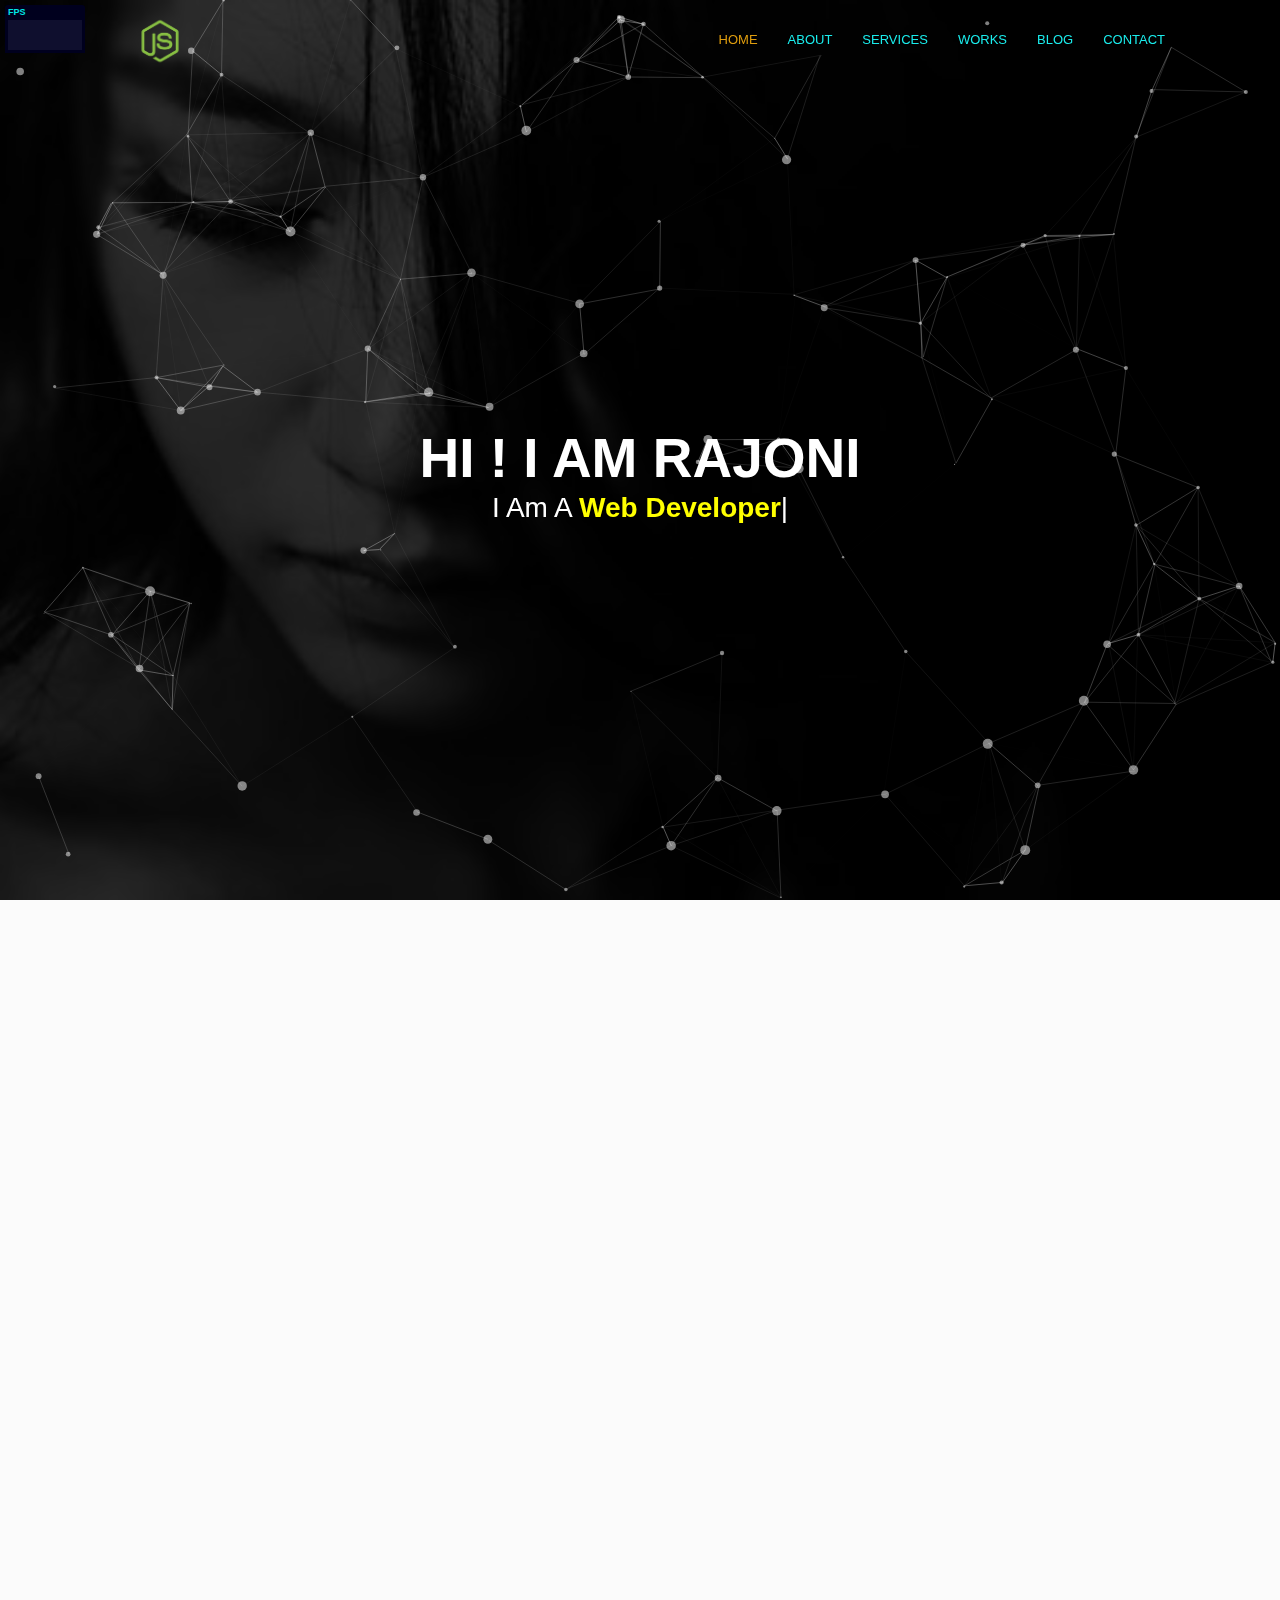
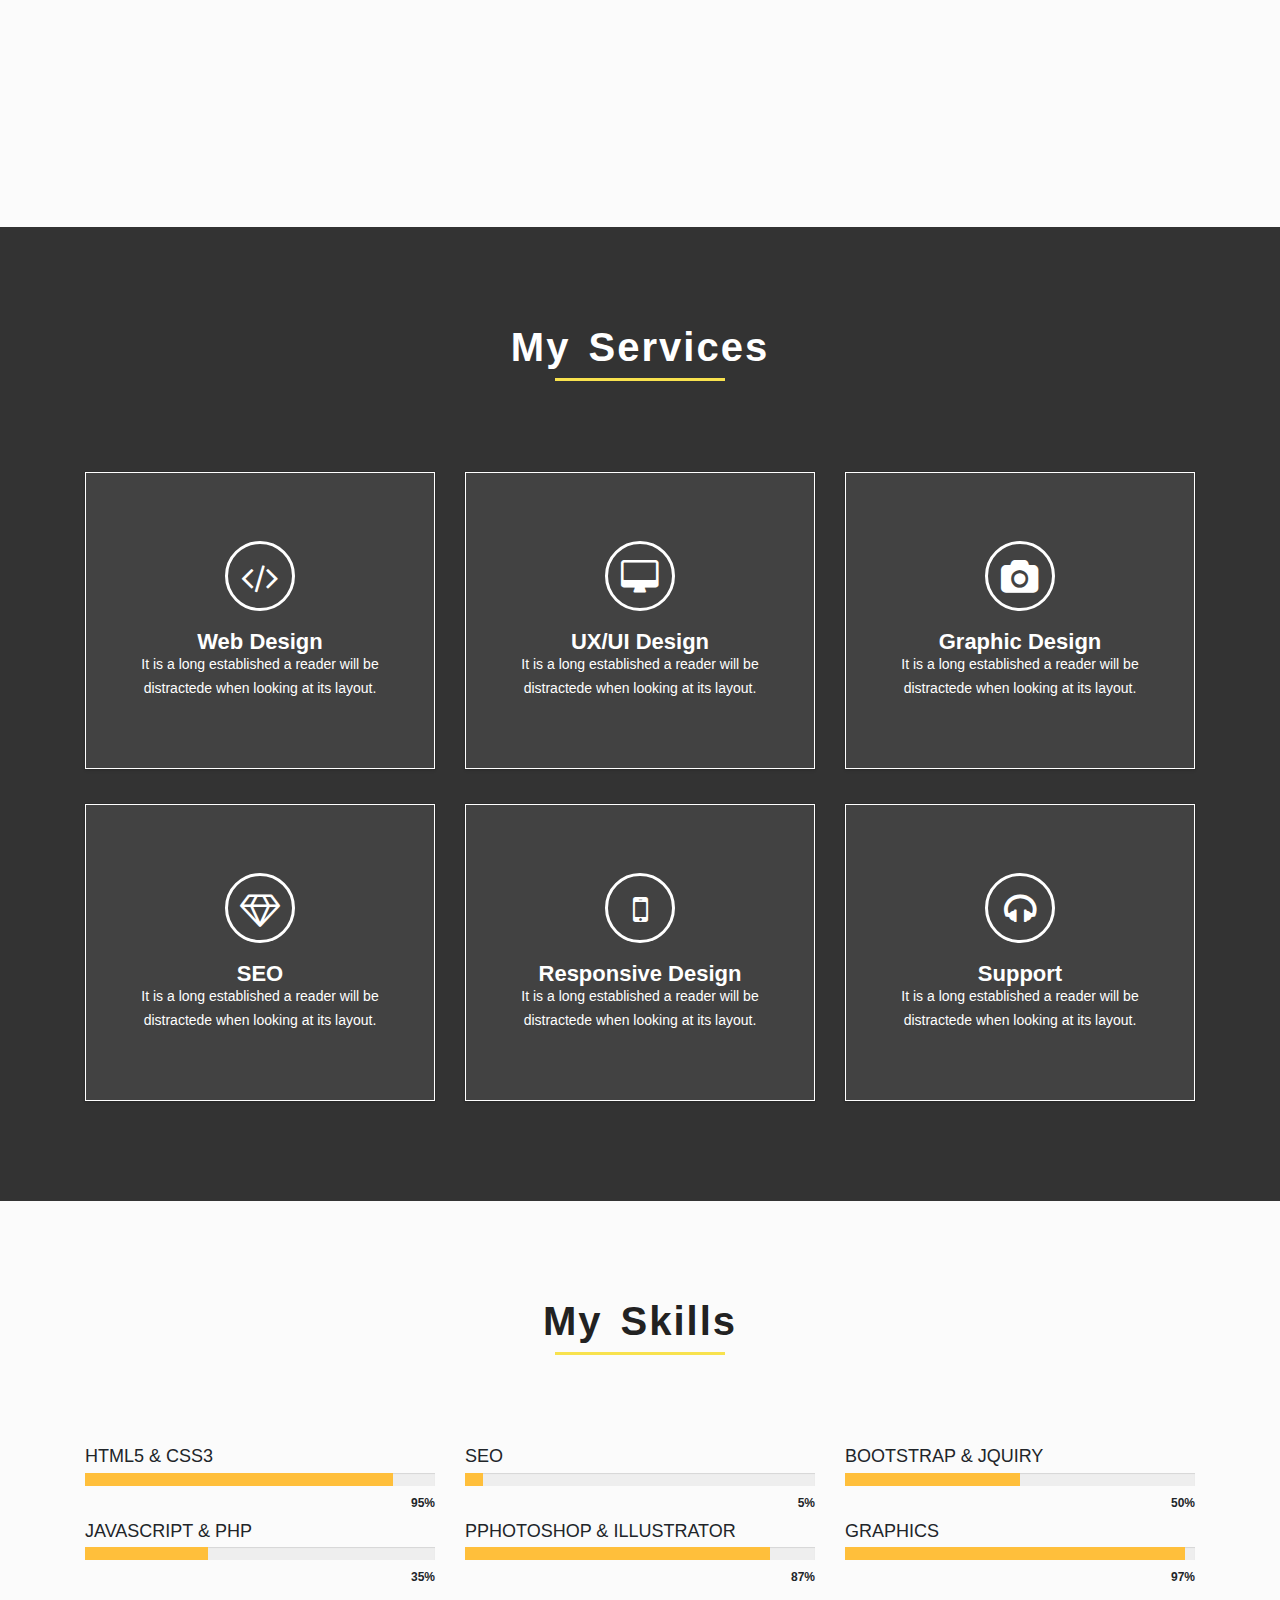
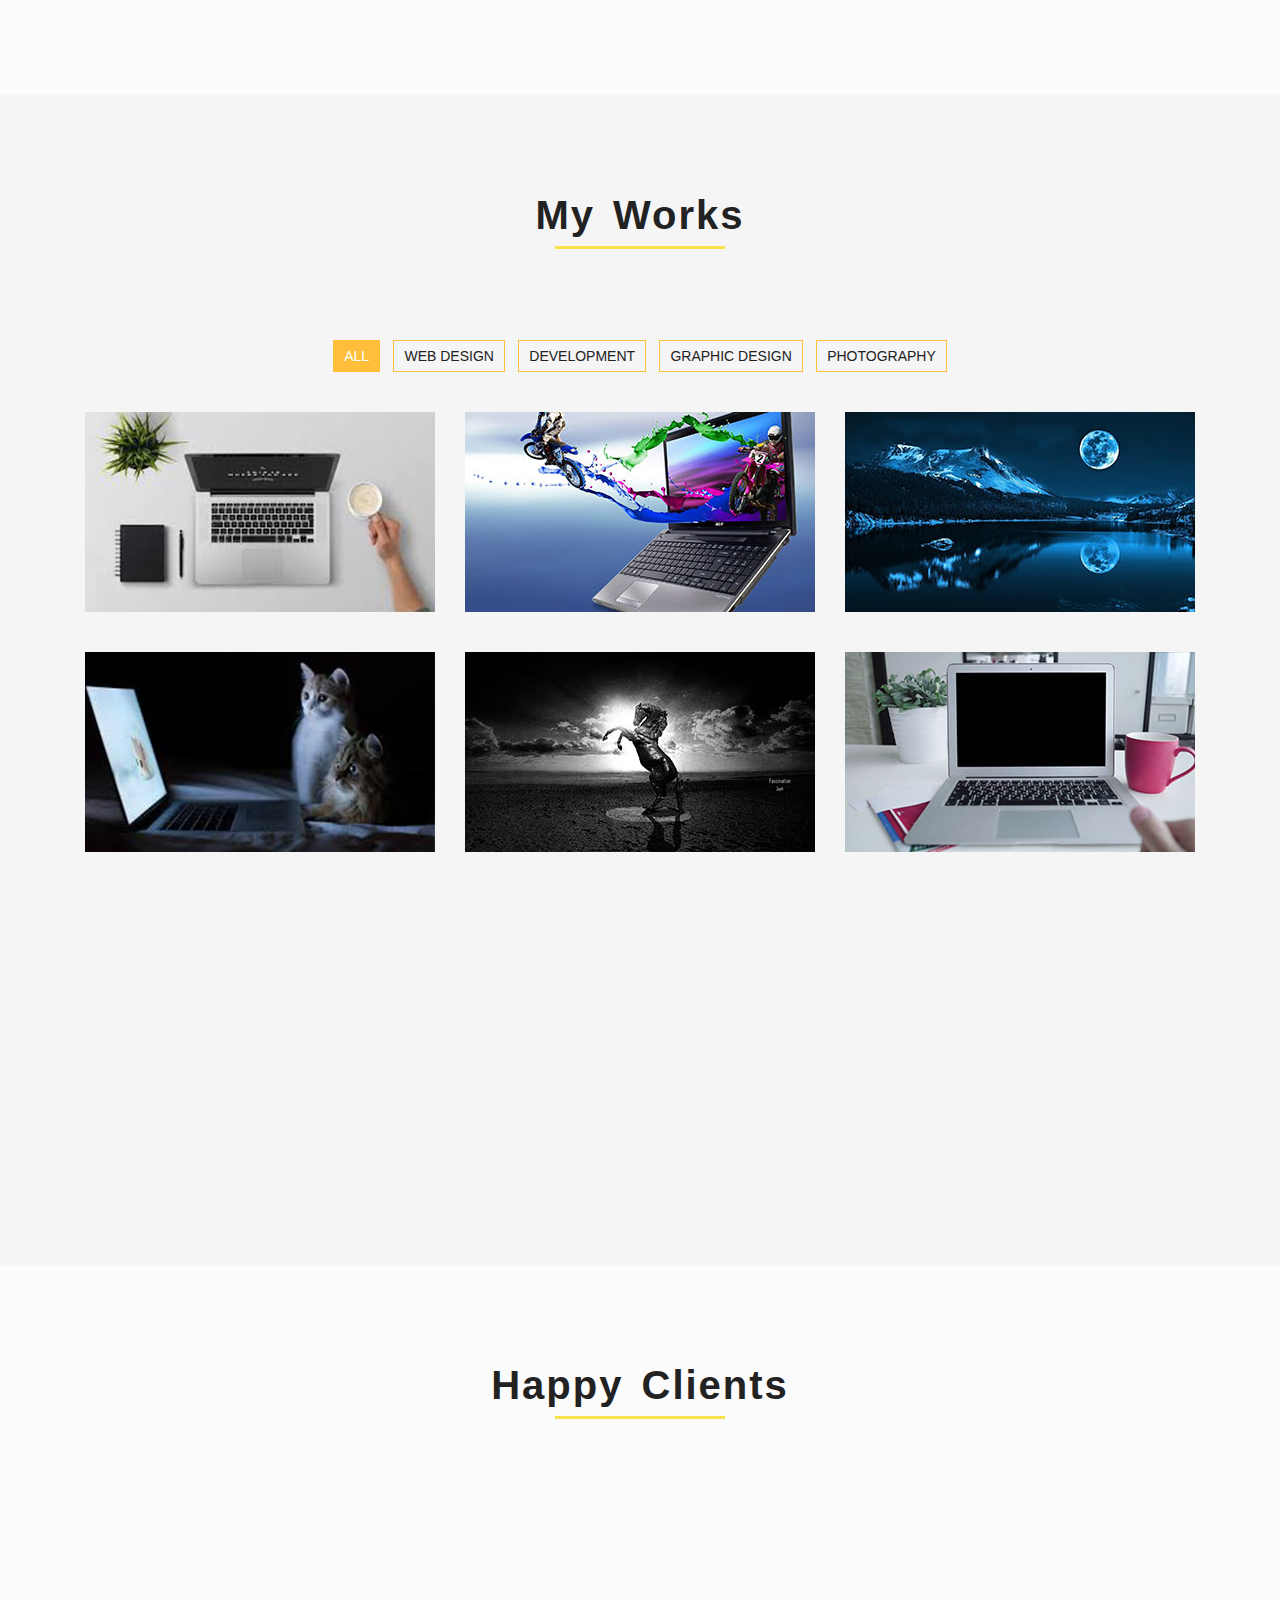
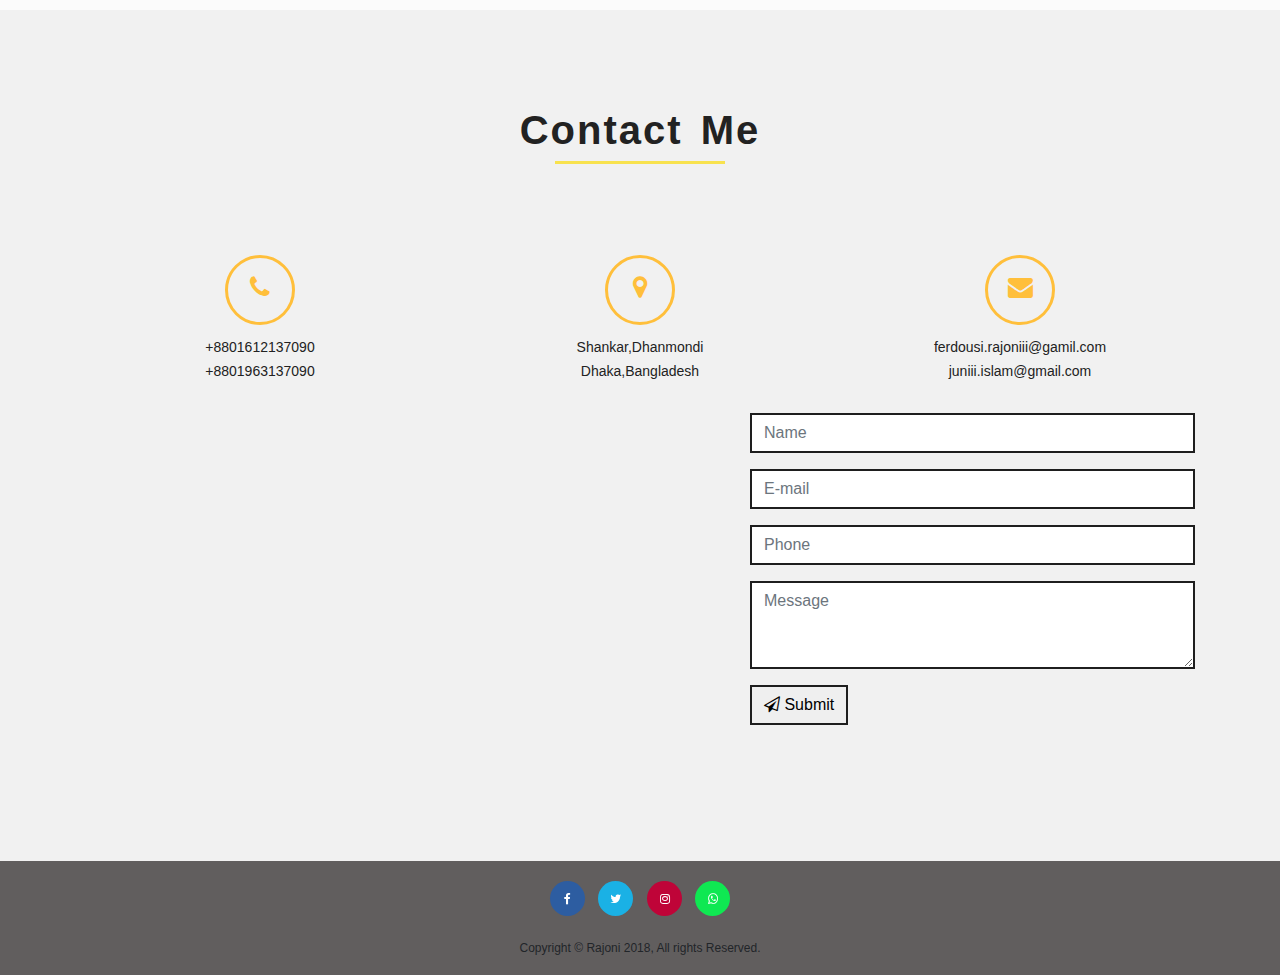
<file: index.html>
<!doctype html>
<html lang="en">
    <head>
        <meta charset="utf-8">
        <meta name="viewport" content="width=device-width, initial-scale=1, shrink-to-fit=no"> <!-- for response version-->
        <meta name="description" content="">
        <meta name="author" content="">
        <link rel="shortcut icon" href="favicon.ico" type="image/x-icon">
        <link rel="icon" href="favicon.ico" type="image/x-icon">

        <title>portfolio</title>

        <!-- Bootstrap core CSS -->
        <link href="assets/css/bootstrap.min.css" rel="stylesheet">
        <link href="assets/css/particles.css" rel="stylesheet">

        <link rel="stylesheet" href="assets/css/animate.css">
        <link rel="stylesheet" href="assets/css/owl.carousel.min.css">
        <link rel="stylesheet" href="assets/css/owl.theme.default.min.css">
        <link rel="stylesheet" href="assets/css/font-awesome.min.css">
        <link rel="stylesheet" href="assets/css/hover-min.css">
        <link rel="stylesheet" href="assets/css/magnific-popup.css">




        <!-- Custom styles for this template -->
        <link href="https://fonts.googleapis.com/css?family=Playfair+Display:700,900" rel="stylesheet">
        <link href="assets/css/style.css" type="text/css" rel="stylesheet">

    </head>

    <body>
      
        <div class="container">
            <div class="row">
                <nav style="z-index: 10000;">
                    <div class="logo">
                        <img src="assets/images/logo.png">
                    </div>
                    <ul>
                        <li><a href="#" class="active">Home</a></li>
                        <li><a href="#">About</a></li>
                        <li><a href="#">Services</a></li>
                        <li><a href="#">Works</a></li>
                        <li><a href="#">Blog</a></li>
                        <li><a href="#">Contact</a></li>
                    </ul>
                </nav>
            </div>
        </div>


          <section>
           
       
        <!-- particles.js container -->
        <div class="slider-area home-bg bg-opacity" id="Particle-ground">
        <div id="particles-js">
            <div class="text text-center">
                <div>
                    <h1>Hi ! I Am Rajoni</h1> <br>
                    <h3> I Am a 
                        <span id="typed3" style="color: yellow"></span>
                   </h3>
                </div>
            </div>
        </div>
        </div>
            
        </section>
        <!--    <center>
                <div class="text_center">
                <div class="container">
                    <div class="row">
                        <div class="about">
                            <h1> About Me</h1>
                        </div>
                        <div class="corpweb--header--divider"></div>
                    </div>
                </div>
                </div>
            </center>-->

        <section id="about" class="section-padding">

            <div class="text-center">

                <div class="card-body about wow zoomIn">
                    <center><h1 class="card-title">About Me</h1>

                        <div class="corpweb--header--divider"></div>



                    </center>
                </div>

            </div>
            <div class="empty40"></div>
            <div class="container">
                <div class="row" >
                    <div class="col-sm-6 wow slideInRight">

                        <a class="image-link" href="assets/images/own.jpg">
                            <img class="card-img-top" src="assets/images/own.jpg" alt="Card image cap"/>
                        </a>
                    </div>
                    <div class="col-sm-6 about-text wow slideInLeft">

                        <h3>Some Words About Me</h3>

                        <p>Lorem Ipsum is simply dummy text of the printing and typesetting industry. There are many variations of passages of Lorem Ipsum available, but the majority have suffered alteration in some form, by injected humour, or randomised words which don't look even slightly believable, when an unknown printer took a galley of type and scrambled it to make a type specimen book. It has survived not only five centuries.</p>
                        <table class="table-info">
                            <tbody>
                                <tr>
                                    <th>
                                        <i class="fa fa-calendar">

                                        </i>

                                        <span>BirthDay</span>

                                    </th>
                                    <td>:</td>
                                    <td>16-08-1996</td>
                                </tr>

                            <div class="empty40"></div>


                            <tr>
                                <th>
                                    <i class="fa fa-phone"></i>

                                    <span>call</span>

                                </th>
                                <td>:</td>
                                <td>+8801612137090</td>
                            </tr>

                            <tr>
                                <th>
                                    <i class="fa fa-envelope"></i>

                                    <span>Email</span>

                                </th>
                                <td>:</td>
                                <td>ferdousi.rajoniii@gmail.com</td>
                            </tr>

                            <tr>
                                <th>
                                    <i class="fa fa-skype"></i>

                                    <span>skype</span>

                                </th>
                                <td>:</td>
                                <td>juni_islam</td>
                            </tr>

                            <tr>
                                <th>
                                    <i class="fa fa-globe"></i>

                                    <span>Website</span>

                                </th>
                                <td>:</td>
                                <td>www.websites.com</td>
                            </tr>


                            </tbody>
                        </table>
                        <div class="about-social">
                            <a href="#" class="facebook">
                                <i class="fa fa-facebook-f"></i>
                            </a>

                            <a href="#" class="twitter">
                                <i class="fa fa-twitter"></i>
                            </a>

                            <a href="#" class="instagram">
                                <i class="fa fa-instagram"></i>
                            </a>

                            <a href="#" class="whatsapp">
                                <i class="fa fa-whatsapp"></i>
                            </a>
                        </div>

                        <div class="cv">
                            <a href="#" class="hvr-shutter-out-horizontal">
                                Download CV
                            </a>
                        </div>

                    </div>

                </div>
            </div>
        </section>


        <section id="service" class="section-padding bg-opacity service-bg">
            <div class="container">
                <div class="col-xs-12">
                    <div class="area-heading area-heading-style-two text-center">
                        <center>
                            <h2 class="area-title">My Services</h2>
                            <div class="corpweb--header--divider"></div>
                        </center>
                    </div>
                </div>
                <div class="row camel-box">
                    <div class="col-md-4 col-sm-6 ">
                        <div class="single-service box-single box">
                            <div class="service-header">
                                <i class="fa fa-code"></i>
                                <h3>Web Design</h3>
                            </div>
                            <p>It is a long established a reader will be distractede when looking at its layout. </p>
                        </div>
                    </div>

                    <div class="col-md-4 col-sm-6 ">
                        <div class="single-service box-single box">
                            <div class="service-header">
                                <i class="fa fa-desktop"></i>
                                <h3>UX/UI Design</h3>
                            </div>
                            <p>It is a long established a reader will be distractede when looking at its layout. </p>
                        </div>
                    </div>

                    <div class="col-md-4 col-sm-6 ">
                        <div class="single-service box-single box">
                            <div class="service-header">
                                <i class="fa fa-camera"></i>
                                <h3>Graphic Design</h3>
                            </div>
                            <p>It is a long established a reader will be distractede when looking at its layout. </p>
                        </div>
                    </div>
                    <div class="col-md-4 col-sm-6 ">
                        <div class="single-service box-single box">
                            <div class="service-header">
                                <i class="fa fa-diamond"></i>
                                <h3>SEO</h3>
                            </div>
                            <p>It is a long established a reader will be distractede when looking at its layout. </p>
                        </div>
                    </div>
                    <div class="col-md-4 col-sm-6 ">
                        <div class="single-service box-single box">
                            <div class="service-header">
                                <i class="fa fa-mobile"></i>
                                <h3>Responsive Design</h3>
                            </div>
                            <p>It is a long established a reader will be distractede when looking at its layout. </p>
                        </div>
                    </div>

                    <div class="col-md-4 col-sm-6 ">
                        <div class="single-service box-single box">
                            <div class="service-header">
                                <i class="fa fa-headphones"></i>
                                <h3>Support</h3>
                            </div>
                            <p>It is a long established a reader will be distractede when looking at its layout. </p>
                        </div>
                    </div>
                </div>
            </div>
        </section>



        <section id="skill" class="section-padding">
            <div class="container">

                <div class="col-xs-12">
                    <div class="area-heading area-heading-style-two text-center">
                        <center>
                            <h2 class="area-title">My Skills</h2>
                            <div class="corpweb--header--divider"></div>
                        </center>
                    </div>
                </div>


                <div class="row">
                    <div class="col-md-4">
                        <div class="skill-item">
                            <h5>HTML5 & CSS3</h5>
                            <div class="html">
                                <div class="progressbar" style="width: 100%; background-color: rgb(238, 238, 238); border-radius: 0px;">
                                    <div class="progress" style="background-color: rgb(52, 152, 219);height: 13px;border-radius: 0px;width: 88%;">

                                    </div>
                                    <div class="percentCount">95%</div>
                                </div>

                            </div>
                        </div>

                        <div class="skill-item">
                            <h5>JAVASCRIPT & PHP</h5>
                            <div class="html">
                                <div class="progressbar" style="width: 100%; background-color: rgb(238, 238, 238); border-radius: 0px;">
                                    <div class="progress" style="background-color: rgb(52, 152, 219);height: 13px;border-radius: 0px;width: 35%;">

                                    </div>
                                    <div class="percentCount">35%</div>
                                </div>

                            </div>
                        </div>

                    </div>


                    <div class="col-md-4">
                        <div class="skill-item">
                            <h5>SEO</h5>
                            <div class="html">
                                <div class="progressbar" style="width: 100%; background-color: rgb(238, 238, 238); border-radius: 0px;">
                                    <div class="progress" style="background-color: rgb(52, 152, 219);height: 13px;border-radius: 0px;width: 5%;">

                                    </div>
                                    <div class="percentCount">5%</div>
                                </div>

                            </div>
                        </div>

                        <div class="skill-item">
                            <h5>PPHOTOSHOP & ILLUSTRATOR</h5>
                            <div class="html">
                                <div class="progressbar" style="width: 100%; background-color: rgb(238, 238, 238); border-radius: 0px;">
                                    <div class="progress" style="background-color: rgb(52, 152, 219);height: 13px;border-radius: 0px;width: 87%;">

                                    </div>
                                    <div class="percentCount">87%</div>
                                </div>

                            </div>
                        </div>

                    </div>




                    <div class="col-md-4">
                        <div class="skill-item">
                            <h5>BOOTSTRAP & JQUIRY</h5>
                            <div class="html">
                                <div class="progressbar" style="width: 100%; background-color: rgb(238, 238, 238); border-radius: 0px;">
                                    <div class="progress" style="background-color: rgb(52, 152, 219);height: 13px;border-radius: 0px;width: 50%;">

                                    </div>
                                    <div class="percentCount">50%</div>
                                </div>

                            </div>
                        </div>

                        <div class="skill-item">
                            <h5>GRAPHICS</h5>
                            <div class="html">
                                <div class="progressbar" style="width: 100%; background-color: rgb(238, 238, 238); border-radius: 0px;">
                                    <div class="progress" style="background-color: rgb(52, 152, 219);height: 13px;border-radius: 0px;width: 97%;">

                                    </div>
                                    <div class="percentCount">97%</div>
                                </div>

                            </div>
                        </div>

                    </div>



                </div>

            </div>
        </section>   


        <section  id="portfolio"class="section-padding gray-brackground">
            <div class="container">
                <div class="col-xs-12">
                    <div class="area-heading area-heading-style-two text-center">
                        <center>
                            <h2 class="area-title">My Works</h2>
                            <div class="corpweb--header--divider"></div>
                        </center>
                    </div>
                </div>


                <div class="portfolio-content">
                    <!-- Protfolio navbar -->
                    <div class="portfolio-filter-wrap text-center">
                        <ul class="portfolio-filter hover-style-one">
                            <li class="active"><a href="#" data-filter="*" class="current"> All</a></li>
                            <li class=""><a href="#" data-filter=".cat1" class="current">Web Design</a></li>
                            <li class=""><a href="#" data-filter=".cat2" class="current">Development</a></li>
                            <li class=""><a href="#" data-filter=".cat3" class="current">Graphic Design</a></li>
                            <li class=""><a href="#" data-filter=".cat4" class="current">Photography</a></li>
                        </ul>
                    </div>

                    <div class="row">
                        <div class=" col-md-4">
                            <div class="hovereffect">
                                <img class="img-responsive" src="assets/images/wrks1.jpg" alt="">
                                <div class="overlay">
                                    <h2>Hover effect 1</h2>
                                    <a class="info" href="#">link here</a>
                                </div>
                            </div>
                        </div>
                        <div class="col-md-4">
                            <div class="hovereffect">
                                <img class="img-responsive" src="assets/images/wrks4.jpg" alt="">
                                <div class="overlay">
                                    <h2>Hover effect 1</h2>
                                    <a class="info" href="#">link here</a>
                                </div>
                            </div>
                        </div>
                        <div class="col-md-4">
                            <div class="hovereffect">
                                <img class="img-responsive" src="assets/images/wrks6.jpg" alt="">
                                <div class="overlay">
                                    <h2>Hover effect 1</h2>
                                    <a class="info" href="#">link here</a>
                                </div>
                            </div>
                        </div>
                    </div>
                    
                    
                     <div class="empty40"></div>
                    
                    <div class="row">
                        <div class=" col-md-4">
                            <div class="hovereffect">
                                <img class="img-responsive" src="assets/images/wrks5.jpg" alt="">
                                <div class="overlay">
                                    <h2>Hover effect 1</h2>
                                    <a class="info" href="#">link here</a>
                                </div>
                            </div>
                        </div>
                        <div class="col-md-4">
                            <div class="hovereffect">
                                <img class="img-responsive" src="assets/images/wrks8.jpg" alt="">
                                <div class="overlay">
                                    <h2>Hover effect 1</h2>
                                    <a class="info" href="#">link here</a>
                                </div>
                            </div>
                        </div>
                        <div class="col-md-4">
                            <div class="hovereffect">
                                <img class="img-responsive" src="assets/images/wrks7.jpg" alt="">
                                <div class="overlay">
                                    <h2>Hover effect 1</h2>
                                    <a class="info" href="#">link here</a>
                                </div>
                            </div>
                        </div>
                    </div>

                </div>


            </div>
        </section>

        
        <section class="section-padding">
            <div class="container">
                 <div class="col-xs-12">
                    <div class="area-heading area-heading-style-two text-center">
                        <center>
                            <h2 class="area-title">Happy Clients</h2>
                            <div class="corpweb--header--divider"></div>
                        </center>
                    </div>
                </div>
                
            </div>
            
<!--             <div class="row">
          
            <div class="col-lg-8 col-lg-offset-2 col-xs-12 text-center"> 
                    
                        <h2><span class="ion-minus"></span> Testimonials <span class="ion-minus"></span></h2>
                        <i class="fa fa-quote-right"></i>
                        
                        
                        <div id="slider" class="carousel slide" data-ride="carousel">
                        
                            <ol class="carousel-indicators">
                                <li data-target="#slider" data-slide-to="0" class="active"></li>
                                <li data-target="#slider" data-slide-to="1"></li>
                                <li data-target="#slider" data-slide-to="2"></li>
                            </ol>
                            
                            <div class="carousel-inner">
                                <div class="item active">
                                    <p>Lorem ipsum dolor sit amet, consectetuer adipiscing elit. Aenean commodo ligula eget dolor. Aenean massa. Cum sociis natoque penatibus et magnis dis parturient montes, nascetur ridiculus mus. Donec quam felis, ultricies nec, pellentesque eu, pretium quis, sem. Nulla consequat massa quis enim.</p>
                                    <img src="http://via.placeholder.com/350x300">
                                    <h5>Jane Doe</h5>
                                </div>
                                
                                <div class="item">
                                    <p>Lorem ipsum dolor sit amet, consectetuer adipiscing elit. Aenean commodo ligula eget dolor. Aenean massa. Cum sociis natoque penatibus et magnis dis parturient montes, nascetur ridiculus mus. Donec quam felis, ultricies nec, pellentesque eu, pretium quis, sem. Nulla consequat massa quis enim.</p>
                                     <img src="http://via.placeholder.com/350x300">
                                    <h5>John Doe</h5>
                                </div>

                                
                                <div class="item">
                                    <p>Lorem ipsum dolor sit amet, consectetuer adipiscing elit. Aenean commodo ligula eget dolor. Aenean massa. Cum sociis natoque penatibus et magnis dis parturient montes, nascetur ridiculus mus. Donec quam felis, ultricies nec, pellentesque eu, pretium quis, sem. Nulla consequat massa quis enim.</p>
                                     <img src="http://via.placeholder.com/350x300">
                                    <h5>Jack Doe</h5>
                                </div>
                            </div>   carousel-inner 
							
                        </div>   carousel slide 
                        
            </div>
            
       </div>-->
            
            
        </section>
        
        
        
        <section id="contact" class="section-padding gray-brackground-contact">
  <div class="container">
   <div class="col-xs-12">
                    <div class="area-heading area-heading-style-two text-center">
                        <center>
                            <h2 class="area-title">Contact Me</h2>
                            <div class="corpweb--header--divider"></div>
                        </center>
                    </div>
                </div>
      
      <div class="row">
          
          <div class="col-md-4 col-sm-4 contact-info ">
              <i class="fa fa-phone"></i>
              <p>
                  +8801612137090
                  <br>
                  +8801963137090
              </p>
          </div>
          <div class="col-md-4 col-sm-4 contact-info">
              <i class="fa fa-map-marker"></i>
              <p>
                  Shankar,Dhanmondi
                  <br>
                  Dhaka,Bangladesh
              </p>
          </div>
          <div class="col-md-4 col-sm-4 contact-info">
              <i class="fa fa-envelope"></i>
              <p>
                  ferdousi.rajoniii@gamil.com
                  <br>
                  juniii.islam@gmail.com
              </p>
          </div>
          
      </div>
      
      
	<div class="row">
	  <div class="col-md-7">
        <iframe src="https://www.google.com/maps/embed?pb=!1m10!1m8!1m3!1d3736489.7218514383!2d90.21589792292741!3d23.857125486636733!3m2!1i1024!2i768!4f13.1!5e0!3m2!1sen!2sbd!4v1506502314230" width="100%" height="315" frameborder="0" style="border:0" allowfullscreen></iframe>
      </div>

      <div class="col-md-5">
         
        <form>
          <div class="form-group">
            <input type="text" class="form-control" name="" value="" placeholder="Name">
          </div>
          <div class="form-group">
            <input type="email" class="form-control" name="" value="" placeholder="E-mail">
          </div>
          <div class="form-group">
            <input type="tel" class="form-control" name="" value="" placeholder="Phone">
          </div>
          <div class="form-group">
            <textarea class="form-control" name="" rows="3" placeholder="Message"></textarea>
          </div>
          <button class="btn btn-default" type="submit" name="button">
              <i class="fa fa-paper-plane-o" aria-hidden="true"></i> Submit
          </button>
        </form>
      </div>
    </div>
  </div>
</section>
        
        
        <footer class="footer-section fix">
        <div class="container">
            <!-- social media -->
            <div class="social-links mt25">
                <a href="#" class="facebook hvr-grow"><i class="fa fa-facebook-f"></i></a>
                <a href="#" class="twitter hvr-grow"><i class="fa fa-twitter"></i></a>
                 <a href="#" class="instagram hvr-grow">
                                <i class="fa fa-instagram"></i>
                            </a>

                            <a href="#" class="whatsapp hvr-grow">
                                <i class="fa fa-whatsapp"></i>
                            </a>
            </div>
            <p>Copyright © Rajoni 2018, All rights Reserved.</p>
        </div>
    </footer>
        

        <script src="assets/js/jquery.min.js" type="text/javascript"></script>
        <script src="assets/js/typed.min.js" type="text/javascript"></script>
        <script src="assets/js/bootstrap.min.js" type="text/javascript"></script>
        <script src="assets/js/particles.min.js" type="text/javascript"></script>

        <script src="assets/js/app.js" type="text/javascript"></script>
        <script src="assets/js/stats.js" type="text/javascript"></script>
        <script src="assets/js/wow.min.js" type="text/javascript"></script>
        <script src="assets/js/owl.carousel.min.js" type="text/javascript"></script>
        <script src="assets/js/jquery.magnific-popup.min.js" type="text/javascript"></script>


        <script type="text/javascript">
            $(window).on('scroll', function () {
                if ($(window).scrollTop()) {
                    $('nav').addClass('black');
                } else {
                    $('nav').removeClass('black');
                }
            })
        </script>
        <script type="text/javascript">
            document.addEventListener('DOMContentLoaded', function () {
                new Typed('#typed3', {
                    strings: ['<strong>Web Developer</strong>', ' <strong>Web Designer</strong>', '<strong>Photographar</strong>'],
                    typeSpeed: 0,
                    backSpeed: 0,
                    smartBackspace: true,
                    loop: true
                });
            });
        </script>

        <script>
            var count_particles, stats, update;
            stats = new Stats;
            stats.setMode(0);
            stats.domElement.style.position = 'absolute';
            stats.domElement.style.left = '0px';
            stats.domElement.style.top = '0px';
            document.body.appendChild(stats.domElement);
            count_particles = document.querySelector('.js-count-particles');
            update = function () {
                stats.begin();
                stats.end();
                if (window.pJSDom[0].pJS.particles && window.pJSDom[0].pJS.particles.array) {
                    count_particles.innerText = window.pJSDom[0].pJS.particles.array.length;
                }
                requestAnimationFrame(update);
            };
            requestAnimationFrame(update);
        </script>



        <script>
            wow = new WOW(
                    {
                        animateClass: 'animated',
                        offset: 100,
                        callback: function (box) {
                            console.log("WOW: animating <" + box.tagName.toLowerCase() + ">")
                        }
                    }
            );
            wow.init();

        </script>

        <script>
            $(document).ready(function () {
                $('.owl-carousel').owlCarousel({
                    loop: true,
                    margin: 10,
                    responsiveClass: true,
                    autoplay: true,
                    autoplayTimeout: 1000,
                    responsive: {
                        0: {
                            items: 1,
                            nav: true
                        },
                        600: {
                            items: 3,
                            nav: false
                        },
                        1000: {
                            items: 4,
                            nav: false,
                            loop: true,
                            margin: 20
                        }
                    }
                })
            })
        </script>

        <script>
            $(document).ready(function () {
                $('.image-link').magnificPopup({type: 'image'});
            });
        </script>



        <script type="text/javascript" src="http://arrow.scrolltotop.com/arrow12.js"></script>
        <noscript>Not seeing a <a href="http://www.scrolltotop.com/">Scroll to Top Button</a>? Go to our FAQ page for more info.</noscript>


    </body>
</html>
</file>
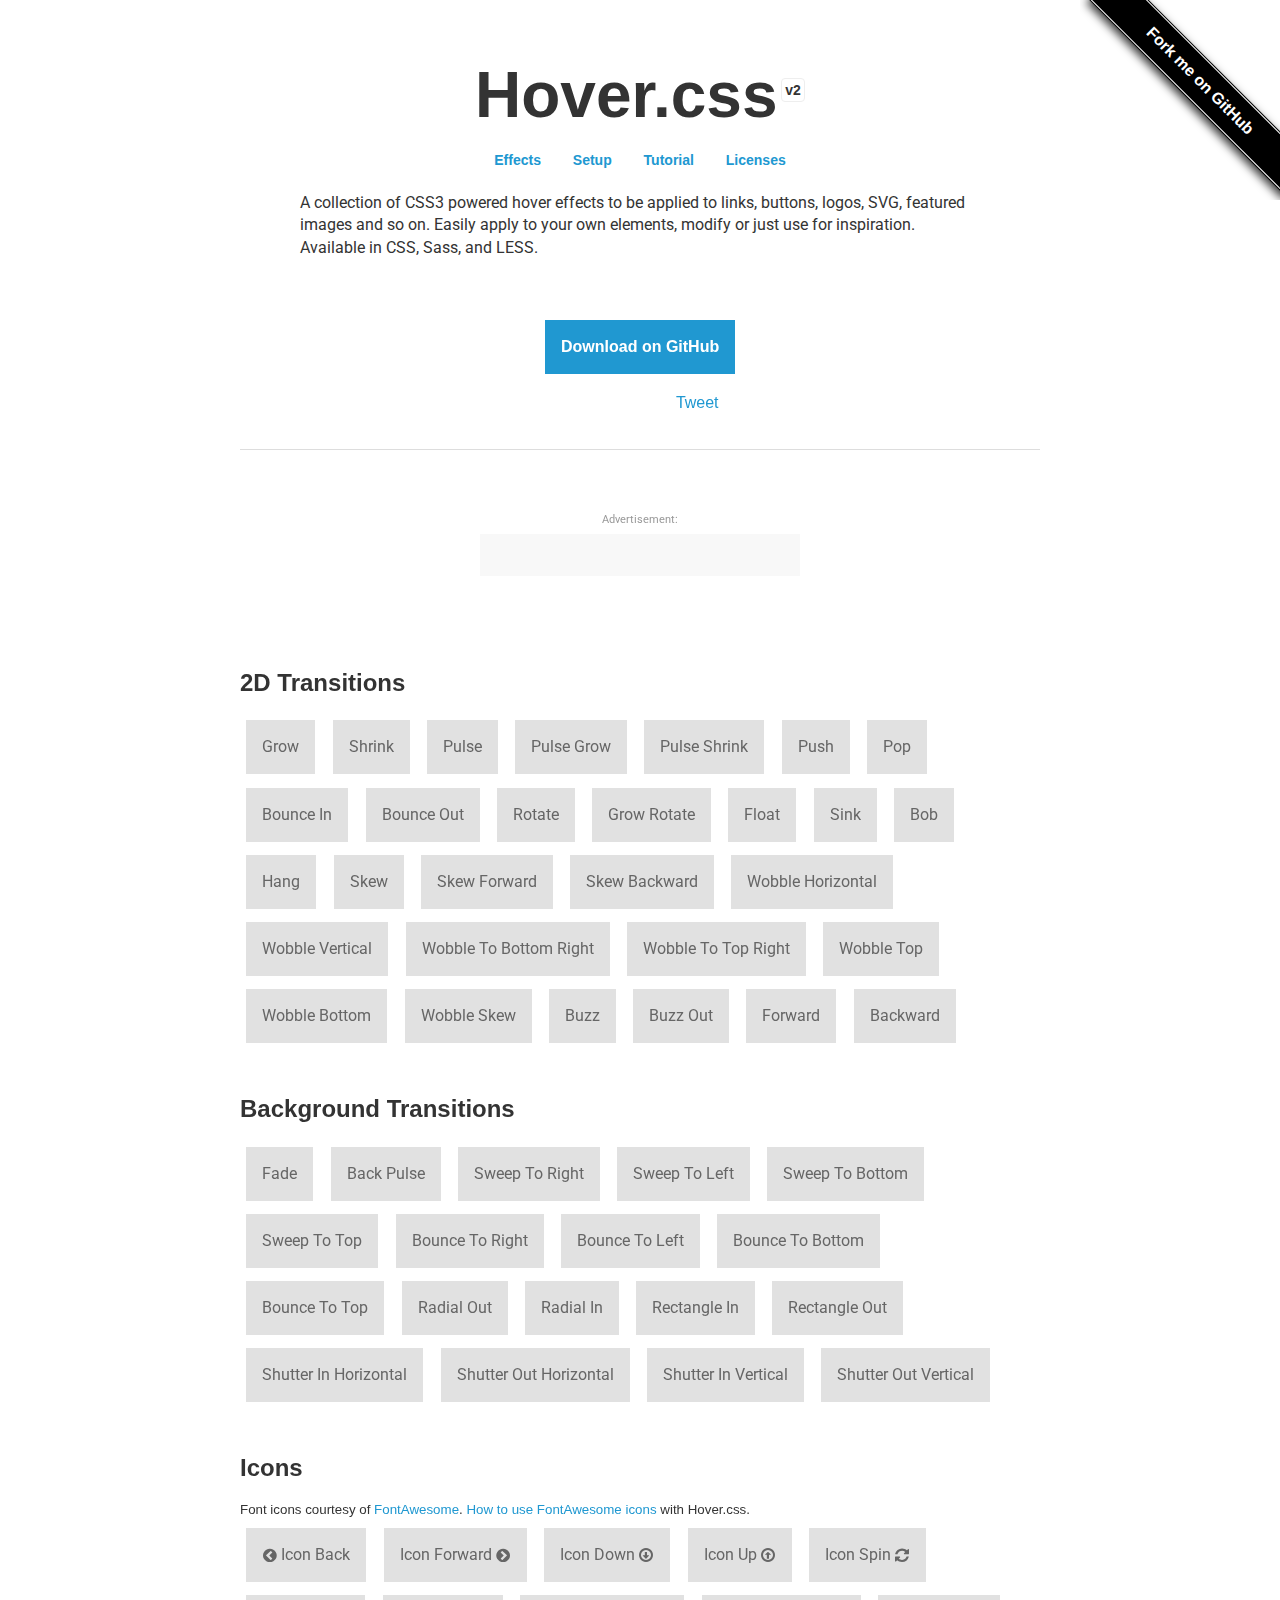
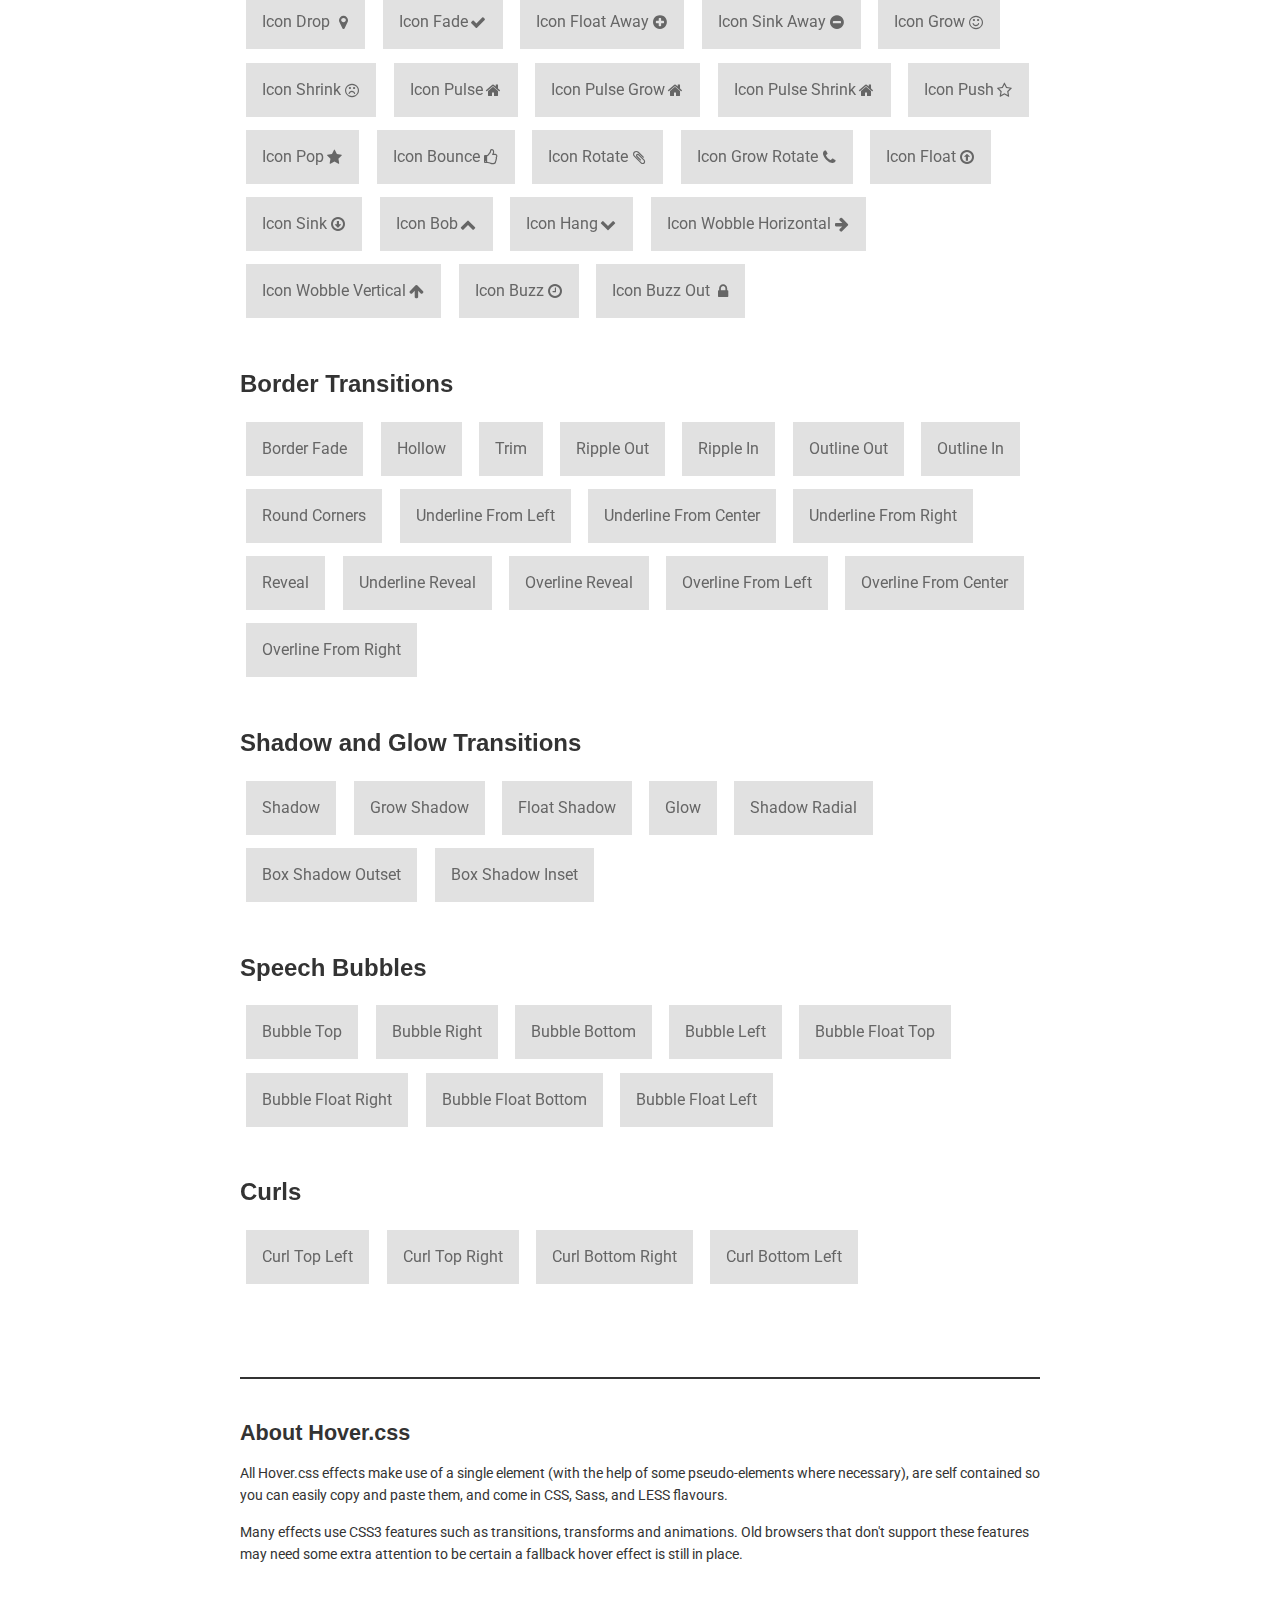
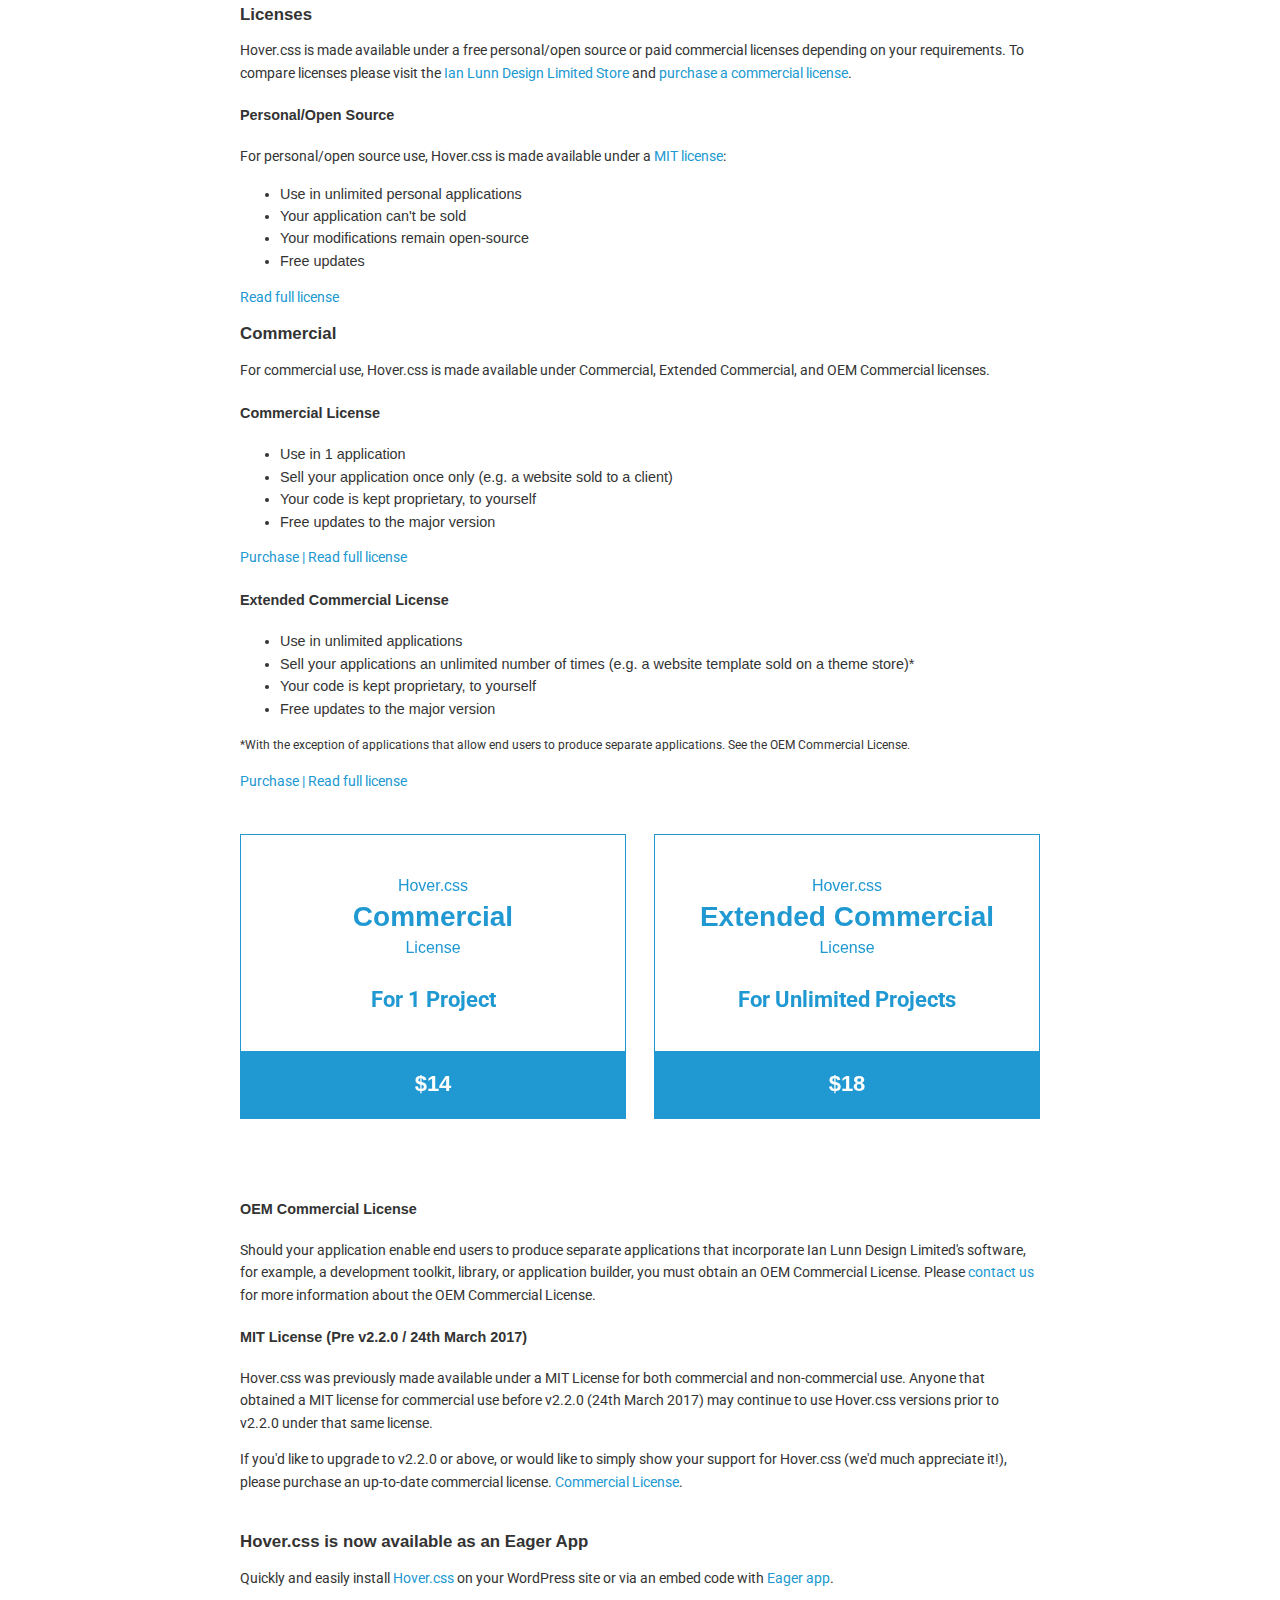
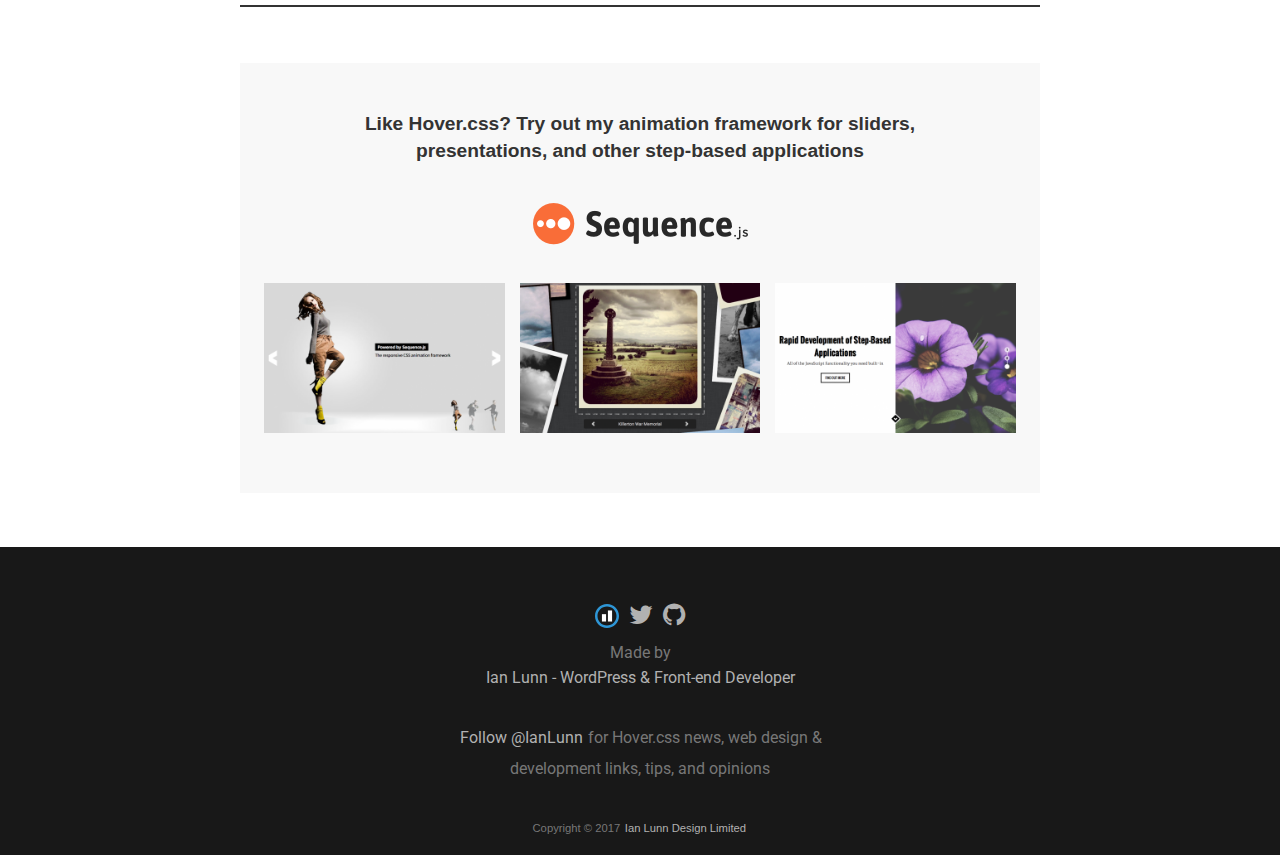
<file: drafts/Hover-master/index.html>
<!DOCTYPE html>
<html lang="en">
	<head>
		<meta charset="utf-8">
		<meta property="og:image" content="http://ianlunn.github.io/Hover/hover.jpg" />
		<meta property="og:site_name" content="Hover.css"/>
		<meta property="og:title" content="Hover.css - A collection of CSS3 powered hover effects" />
		<title>Hover.css - A collection of CSS3 powered hover effects</title>
		<link href="css/demo-page.css" rel="stylesheet" media="all">
		<link href="css/hover.css" rel="stylesheet" media="all">
		<link href="//maxcdn.bootstrapcdn.com/font-awesome/4.2.0/css/font-awesome.min.css" rel="stylesheet" media="all">
	</head>
	<body>

		<!--[if lt IE 10]>
		<p class="browsehappy">You are using an <strong>outdated</strong> browser. Please <a href="http://browsehappy.com/">upgrade your browser</a> to improve your experience.</p>
		<![endif]-->

		<div class="main">
			<span id="forkongithub"><a href="https://github.com/IanLunn/Hover">Fork me on GitHub</a></span>

			<h1>Hover.css <a href="https://github.com/IanLunn/Hover/releases" class="sup" title="View release history">v2</a></h1>

			<nav>
				<ul>
					<li><a href="#effects" title="Effects">Effects</a></li>
					<li><a href="https://github.com/IanLunn/Hover/blob/master/README.md#hovercss" title="Setup">Setup</a></li>
					<li><a href="http://ianlunn.co.uk/articles/hover-css-tutorial-introduction/" title="hover.css Tutorial and Introduction">Tutorial</a></li>
					<li><a href="#licenses" title="Licenses">Licenses</a></li>
				</ul>
			</nav>

			<p class="intro">A collection of CSS3 powered hover effects to be applied to links, buttons, logos, SVG, featured images and so on. Easily apply to your own elements, modify or just use for inspiration. Available in CSS, Sass, and LESS.</p>

			<div class="download aligncenter">
				<a class="button cta hvr-float-shadow" href="https://github.com/IanLunn/Hover">Download on GitHub</a>
			</div>

			<div class="social aligncenter">
				<div class="social-button">
					<iframe src="http://ghbtns.com/github-btn.html?user=IanLunn&repo=Hover&type=watch&count=true" allowtransparency="true" frameborder="0" scrolling="0" width="110" height="20"></iframe>
				</div>

				<div class="social-button">
					<a href="https://twitter.com/share" class="twitter-share-button" data-related="IanLunn" data-dnt="true">Tweet</a>
				</div>
			</div>

			<hr />

			<div class="ad carbon-ad">
				<p class="carbon-ad-label">Advertisement:</p>
				<script async type="text/javascript" src="//cdn.carbonads.com/carbon.js?zoneid=1673&serve=C6AILKT&placement=ianlunngithubiohover" id="_carbonads_js"></script>
			</div>


			<div id="effects" class="effects">

				<h2>2D Transitions</h2>

				<a href="#" class="hvr-grow">Grow</a>
				<a href="#" class="hvr-shrink">Shrink</a>
				<a href="#" class="hvr-pulse">Pulse</a>
				<a href="#" class="hvr-pulse-grow">Pulse Grow</a>
				<a href="#" class="hvr-pulse-shrink">Pulse Shrink</a>
				<a href="#" class="hvr-push">Push</a>
				<a href="#" class="hvr-pop">Pop</a>
				<a href="#" class="hvr-bounce-in">Bounce In</a>
				<a href="#" class="hvr-bounce-out">Bounce Out</a>
				<a href="#" class="hvr-rotate">Rotate</a>
				<a href="#" class="hvr-grow-rotate">Grow Rotate</a>
				<a href="#" class="hvr-float">Float</a>
				<a href="#" class="hvr-sink">Sink</a>
				<a href="#" class="hvr-bob">Bob</a>
				<a href="#" class="hvr-hang">Hang</a>
				<a href="#" class="hvr-skew">Skew</a>
				<a href="#" class="hvr-skew-forward">Skew Forward</a>
				<a href="#" class="hvr-skew-backward">Skew Backward</a>
				<a href="#" class="hvr-wobble-horizontal">Wobble Horizontal</a>
				<a href="#" class="hvr-wobble-vertical">Wobble Vertical</a>
				<a href="#" class="hvr-wobble-to-bottom-right">Wobble To Bottom Right</a>
				<a href="#" class="hvr-wobble-to-top-right">Wobble To Top Right</a>
				<a href="#" class="hvr-wobble-top">Wobble Top</a>
				<a href="#" class="hvr-wobble-bottom">Wobble Bottom</a>
				<a href="#" class="hvr-wobble-skew">Wobble Skew</a>
				<a href="#" class="hvr-buzz">Buzz</a>
				<a href="#" class="hvr-buzz-out">Buzz Out</a>
				<a href="#" class="hvr-forward">Forward</a>
				<a href="#" class="hvr-backward">Backward</a>


				<h2>Background Transitions</h2>

				<a href="#" class="hvr-fade">Fade</a>
				<a href="#" class="hvr-back-pulse">Back Pulse</a>
				<a href="#" class="hvr-sweep-to-right">Sweep To Right</a>
				<a href="#" class="hvr-sweep-to-left">Sweep To Left</a>
				<a href="#" class="hvr-sweep-to-bottom">Sweep To Bottom</a>
				<a href="#" class="hvr-sweep-to-top">Sweep To Top</a>
				<a href="#" class="hvr-bounce-to-right">Bounce To Right</a>
				<a href="#" class="hvr-bounce-to-left">Bounce To Left</a>
				<a href="#" class="hvr-bounce-to-bottom">Bounce To Bottom</a>
				<a href="#" class="hvr-bounce-to-top">Bounce To Top</a>
				<a href="#" class="hvr-radial-out">Radial Out</a>
				<a href="#" class="hvr-radial-in">Radial In</a>
				<a href="#" class="hvr-rectangle-in">Rectangle In</a>
				<a href="#" class="hvr-rectangle-out">Rectangle Out</a>
				<a href="#" class="hvr-shutter-in-horizontal">Shutter In Horizontal</a>
				<a href="#" class="hvr-shutter-out-horizontal">Shutter Out Horizontal</a>
				<a href="#" class="hvr-shutter-in-vertical">Shutter In Vertical</a>
				<a href="#" class="hvr-shutter-out-vertical">Shutter Out Vertical</a>


				<h2>Icons</h2>

				<small>Font icons courtesy of <a href="https://fortawesome.github.io/Font-Awesome/">FontAwesome</a>. <a href="https://github.com/IanLunn/Hover/#using-fontawesome-with-icon-effects">How to use FontAwesome icons</a> with Hover.css.</small>

				<a href="#" class="hvr-icon-back">Icon Back</a>
				<a href="#" class="hvr-icon-forward">Icon Forward</a>
				<a href="#" class="hvr-icon-down">Icon Down</a>
				<a href="#" class="hvr-icon-up">Icon Up</a>
				<a href="#" class="hvr-icon-spin">Icon Spin</a>
				<a href="#" class="hvr-icon-drop">Icon Drop</a>
				<a href="#" class="hvr-icon-fade">Icon Fade</a>
				<a href="#" class="hvr-icon-float-away">Icon Float Away</a>
				<a href="#" class="hvr-icon-sink-away">Icon Sink Away</a>
				<a href="#" class="hvr-icon-grow">Icon Grow</a>
				<a href="#" class="hvr-icon-shrink">Icon Shrink</a>
				<a href="#" class="hvr-icon-pulse">Icon Pulse</a>
				<a href="#" class="hvr-icon-pulse-grow">Icon Pulse Grow</a>
				<a href="#" class="hvr-icon-pulse-shrink">Icon Pulse Shrink</a>
				<a href="#" class="hvr-icon-push">Icon Push</a>
				<a href="#" class="hvr-icon-pop">Icon Pop</a>
				<a href="#" class="hvr-icon-bounce">Icon Bounce</a>
				<a href="#" class="hvr-icon-rotate">Icon Rotate</a>
				<a href="#" class="hvr-icon-grow-rotate">Icon Grow Rotate</a>
				<a href="#" class="hvr-icon-float">Icon Float</a>
				<a href="#" class="hvr-icon-sink">Icon Sink</a>
				<a href="#" class="hvr-icon-bob">Icon Bob</a>
				<a href="#" class="hvr-icon-hang">Icon Hang</a>
				<a href="#" class="hvr-icon-wobble-horizontal">Icon Wobble Horizontal</a>
				<a href="#" class="hvr-icon-wobble-vertical">Icon Wobble Vertical</a>
				<a href="#" class="hvr-icon-buzz">Icon Buzz</a>
				<a href="#" class="hvr-icon-buzz-out">Icon Buzz Out</a>


				<h2>Border Transitions</h2>

				<a href="#" class="hvr-border-fade">Border Fade</a>
				<a href="#" class="hvr-hollow">Hollow</a>
				<a href="#" class="hvr-trim">Trim</a>
				<a href="#" class="hvr-ripple-out">Ripple Out</a>
				<a href="#" class="hvr-ripple-in">Ripple In</a>
				<a href="#" class="hvr-outline-out">Outline Out</a>
				<a href="#" class="hvr-outline-in">Outline In</a>
				<a href="#" class="hvr-round-corners">Round Corners</a>
				<a href="#" class="hvr-underline-from-left">Underline From Left</a>
				<a href="#" class="hvr-underline-from-center">Underline From Center</a>
				<a href="#" class="hvr-underline-from-right">Underline From Right</a>
				<a href="#" class="hvr-reveal">Reveal</a>
				<a href="#" class="hvr-underline-reveal">Underline Reveal</a>
				<a href="#" class="hvr-overline-reveal">Overline Reveal</a>
				<a href="#" class="hvr-overline-from-left">Overline From Left</a>
				<a href="#" class="hvr-overline-from-center">Overline From Center</a>
				<a href="#" class="hvr-overline-from-right">Overline From Right</a>


				<h2>Shadow and Glow Transitions</h2>

				<a href="#" class="hvr-shadow">Shadow</a>
				<a href="#" class="hvr-grow-shadow">Grow Shadow</a>
				<a href="#" class="hvr-float-shadow">Float Shadow</a>
				<a href="#" class="hvr-glow">Glow</a>
				<a href="#" class="hvr-shadow-radial">Shadow Radial</a>
				<a href="#" class="hvr-box-shadow-outset">Box Shadow Outset</a>
				<a href="#" class="hvr-box-shadow-inset">Box Shadow Inset</a>


				<h2>Speech Bubbles</h2>

				<a href="#" class="hvr-bubble-top">Bubble Top</a>
				<a href="#" class="hvr-bubble-right">Bubble Right</a>
				<a href="#" class="hvr-bubble-bottom">Bubble Bottom</a>
				<a href="#" class="hvr-bubble-left">Bubble Left</a>
				<a href="#" class="hvr-bubble-float-top">Bubble Float Top</a>
				<a href="#" class="hvr-bubble-float-right">Bubble Float Right</a>
				<a href="#" class="hvr-bubble-float-bottom">Bubble Float Bottom</a>
				<a href="#" class="hvr-bubble-float-left">Bubble Float Left</a>


				<h2>Curls</h2>

				<a href="#" class="hvr-curl-top-left">Curl Top Left</a>
				<a href="#" class="hvr-curl-top-right">Curl Top Right</a>
				<a href="#" class="hvr-curl-bottom-right">Curl Bottom Right</a>
				<a href="#" class="hvr-curl-bottom-left">Curl Bottom Left</a>
			</div>


			<div class="footer">
				<div class="about">
					<h2>About Hover.css</h2>

					<p>All Hover.css effects make use of a single element (with the help of some pseudo-elements where necessary), are self contained so you can easily copy and paste them, and come in CSS, Sass, and LESS flavours.</p>

					<p>Many effects use CSS3 features such as transitions, transforms and animations. Old browsers that don't support these features may need some extra attention to be certain a fallback hover effect is still in place.</p>

					<br />
					<h3 id="licenses">Licenses</h3>

					<p>Hover.css is made available under a free personal/open source or paid commercial licenses depending on your requirements. To compare licenses please visit the <a href="https://ianlunn.co.uk/store/licenses/">Ian Lunn Design Limited Store</a> and <a href="https://ianlunn.co.uk/store/hover-css/">purchase a commercial license</a>.</p>

					<h4 id="personal">Personal/Open Source</h4>

					<p>For personal/open source use, Hover.css is made available under a <a href="https://opensource.org/licenses/MIT">MIT license</a>:</p>

					<ul>
						<li>Use in unlimited personal applications</li>
						<li>Your application can't be sold</li>
						<li>Your modifications remain open-source</li>
						<li>Free updates</li>
					</ul>

					<p><a href="https://ianlunn.co.uk/store/licenses/personal/">Read full license</a></p>

					<h3 id="commercial-licenses">Commercial</h3>

					<p>For commercial use, Hover.css is made available under Commercial, Extended Commercial, and OEM Commercial licenses.</p>

					<h4 id="commercial">Commercial License</h4>

					<ul>
						<li>Use in 1 application</li>
						<li>Sell your application once only (e.g. a website sold to a client)</li>
						<li>Your code is kept proprietary, to yourself</li>
						<li>Free updates to the major version</li>
					</ul>

					<p><a href="https://ianlunn.co.uk/store/hover-css/?attribute_pa_licenses=commercial">Purchase<a/> | <a href="https://ianlunn.co.uk/store/licenses/commercial/">Read full license</a></p>

					<h4 id="extended-commercial">Extended Commercial License</h4>

					<ul>
						<li>Use in unlimited applications</li>
						<li>Sell your applications an unlimited number of times (e.g. a website template sold on a theme store)*</li>
						<li>Your code is kept proprietary, to yourself</li>
						<li>Free updates to the major version</li>
					</ul>

					<p><small>*With the exception of applications that allow end users to produce separate applications. See the OEM Commercial License.</small></p>

					<p><a href="https://ianlunn.co.uk/store/hover-css/?attribute_pa_licenses=extended-commercial">Purchase<a/> | <a href="https://ianlunn.co.uk/store/licenses/extended-commercial/">Read full license</a></p>

					<div class="licenses">
						<a target="_blank" href="https://ianlunn.co.uk/store/hover-css/?attribute_pa_licenses=commercial" title="Commercial License" class="license hvr-float">
							<div class="license__content">
								<h5 class="license__title"><div>Hover.css</div> Commercial <div>License</div></h5>
								<p class="license__desc">For 1 Project</p>
							</div>
							<span class="license__button button cta">$14</span>
						</a>

						<a target="_blank" href="https://ianlunn.co.uk/store/hover-css/?attribute_pa_licenses=extended-commercial" title="Extended Commercial License" class="license hvr-float">
							<div class="license__content">
								<h5 class="license__title"><div>Hover.css</div> Extended Commercial <div>License</div></h5>
								<p class="license__desc">For Unlimited Projects</p>
							</div>
							<span class="license__button button cta">$18</span>
						</a>
					</div>

					<h4 id="oem-commercial">OEM Commercial License</h4>

					<p>Should your application enable end users to produce separate applications that incorporate Ian Lunn Design Limited's software, for example, a development toolkit, library, or application builder, you must obtain an OEM Commercial License. Please <a href="https://ianlunn.co.uk/contact/">contact us</a> for more information about the OEM Commercial License.</p>

					<h4>MIT License (Pre v2.2.0 / 24th March 2017)</h4>
					<p>Hover.css was previously made available under a MIT License for both commercial and non-commercial use. Anyone that obtained a MIT license for commercial use before v2.2.0 (24th March 2017) may continue to use Hover.css versions prior to v2.2.0 under that same license.</p>

					<p>If you'd like to upgrade to v2.2.0 or above, or would like to simply show your support for Hover.css (we'd much appreciate it!), please purchase an up-to-date commercial license. <a href="https://ianlunn.co.uk/store/hover-css/?attribute_pa_licenses=commercial" title="Commercial License">Commercial License</a>.</p>

					<br />
					<h3>Hover.css is now available as an Eager App</h3>
					<p>Quickly and easily install <a href="https://eager.io/app/AN_LdP2tOk0f">Hover.css</a> on your WordPress site or via an embed code with <a href="https://eager.io/">Eager app</a>.</p>
				</div>
			</div>

			<div class="ad">
				<h2>Like Hover.css? Try out my animation framework for sliders,<br /> presentations, and other step-based applications</h2>

				<a class="ad__logo" href="http://www.sequencejs.com/" title="Learn more about Sequence.js">
					<img src="sequence-logo.png" alt="Sequence.js" />
				</a>

				<div class="ad__preview">
					<a href="http://www.sequencejs.com/" title="Learn more about Sequence.js"><img src="modern-slide-in.png" /></a> <a class="second" href="http://www.sequencejs.com/" title="Learn more about Sequence.js"><img src="photo-stack.png" /></a> <a href="http://www.sequencejs.com/" title="Learn more about Sequence.js"><img src="two-up.png" /></a>
				</div>
			</div>

		</div>

		<div class="made-by group">
			<ul>
				<li>
					<!-- "IL" logo Copyright (c) Ian Lunn Design Limited 2017 -->
					<a cass="icon__ild" href="http://ianlunn.co.uk/" title="Ian Lunn - WordPress &amp; Front End Developer" target="_blank" class="ild-ident">
						<svg class="" onmouseenter="el=this;el.classList.add('active');setTimeout(function(){el.classList.remove('active')},600);" xmlns="http://www.w3.org/2000/svg" width="24" height="30" viewBox="0 0 52 52">
							<g class="circle-holder">
								<path class="circle" fill="#2E96D6" d="M5.4 26c0-11.4 9.2-20.6 20.6-20.6s20.6 9.2 20.6 20.6c0 11.4-9.2 20.6-20.6 20.6s-20.6-9.2-20.6-20.6zm-5.4 0c0 14.4 11.6 26 26 26s26-11.6 26-26-11.6-26-26-26-26 11.6-26 26z"></path>
							</g>
							<path class="i" fill="#fff" d="M15 22h9v16h-9v-16z"></path>
							<path class="l" fill="#fff" d="M28 14h9v24h-9v-24z"></path>
						</svg>
					</a>
				</li>
				<li><a class="icon__twitter" href="https://twitter.com/IanLunn/" title="Ian Lunn on Twitter" target="_blank"><i class="fa fa-twitter"></i></a></li>
				<li><a class="icon__github" href="https://github.com/IanLunn/Hover/" title="Hover.css on GitHub" target="_blank"><i class="fa fa-github"></i></a></li>
			</ul>
			<p>Made by<br /><a href="http://ianlunn.co.uk/" title="Ian Lunn - WordPress &amp; Front End Developer" target="_blank">Ian Lunn - WordPress &amp; Front-end Developer</a></p>

			<p class="follow"><a href="https://twitter.com/IanLunn" class="twitter-follow-button" data-show-count="false" data-dnt="true" data-size="large">Follow @IanLunn</a> for Hover.css news, web design &amp;<br /> development links, tips, and opinions</p>
			<small>Copyright &copy; 2017 <a href="http://ianlunn.co.uk/" title="Ian Lunn - WordPress &amp; Front End Developer" target="_blank">Ian Lunn Design Limited</a></small>
		</div>

		<script>
			/**
			 * Used to demonstrate Hover.css only. Not required when adding
			 * Hover.css to your own pages. Prevents a link from being
			 * navigated and gaining focus.
			 */
			var effects = document.querySelectorAll('.effects')[0];

			effects.addEventListener('click', function(e) {

				if (e.target.className.indexOf('hvr') > -1) {
					e.preventDefault();
					e.target.blur();

				}
			});
		</script>

		<script>!function(d,s,id){var js,fjs=d.getElementsByTagName(s)[0],p=/^http:/.test(d.location)?'http':'https';if(!d.getElementById(id)){js=d.createElement(s);js.id=id;js.src=p+'://platform.twitter.com/widgets.js';fjs.parentNode.insertBefore(js,fjs);}}(document, 'script', 'twitter-wjs');</script>

		<script>
		  (function(i,s,o,g,r,a,m){i['GoogleAnalyticsObject']=r;i[r]=i[r]||function(){
		  (i[r].q=i[r].q||[]).push(arguments)},i[r].l=1*new Date();a=s.createElement(o),
		  m=s.getElementsByTagName(o)[0];a.async=1;a.src=g;m.parentNode.insertBefore(a,m)
		  })(window,document,'script','//www.google-analytics.com/analytics.js','ga');

		  ga('create', 'UA-11991680-4', 'ianlunn.github.io');
		  ga('send', 'pageview');
		</script>
	</body>
</html>
</file>
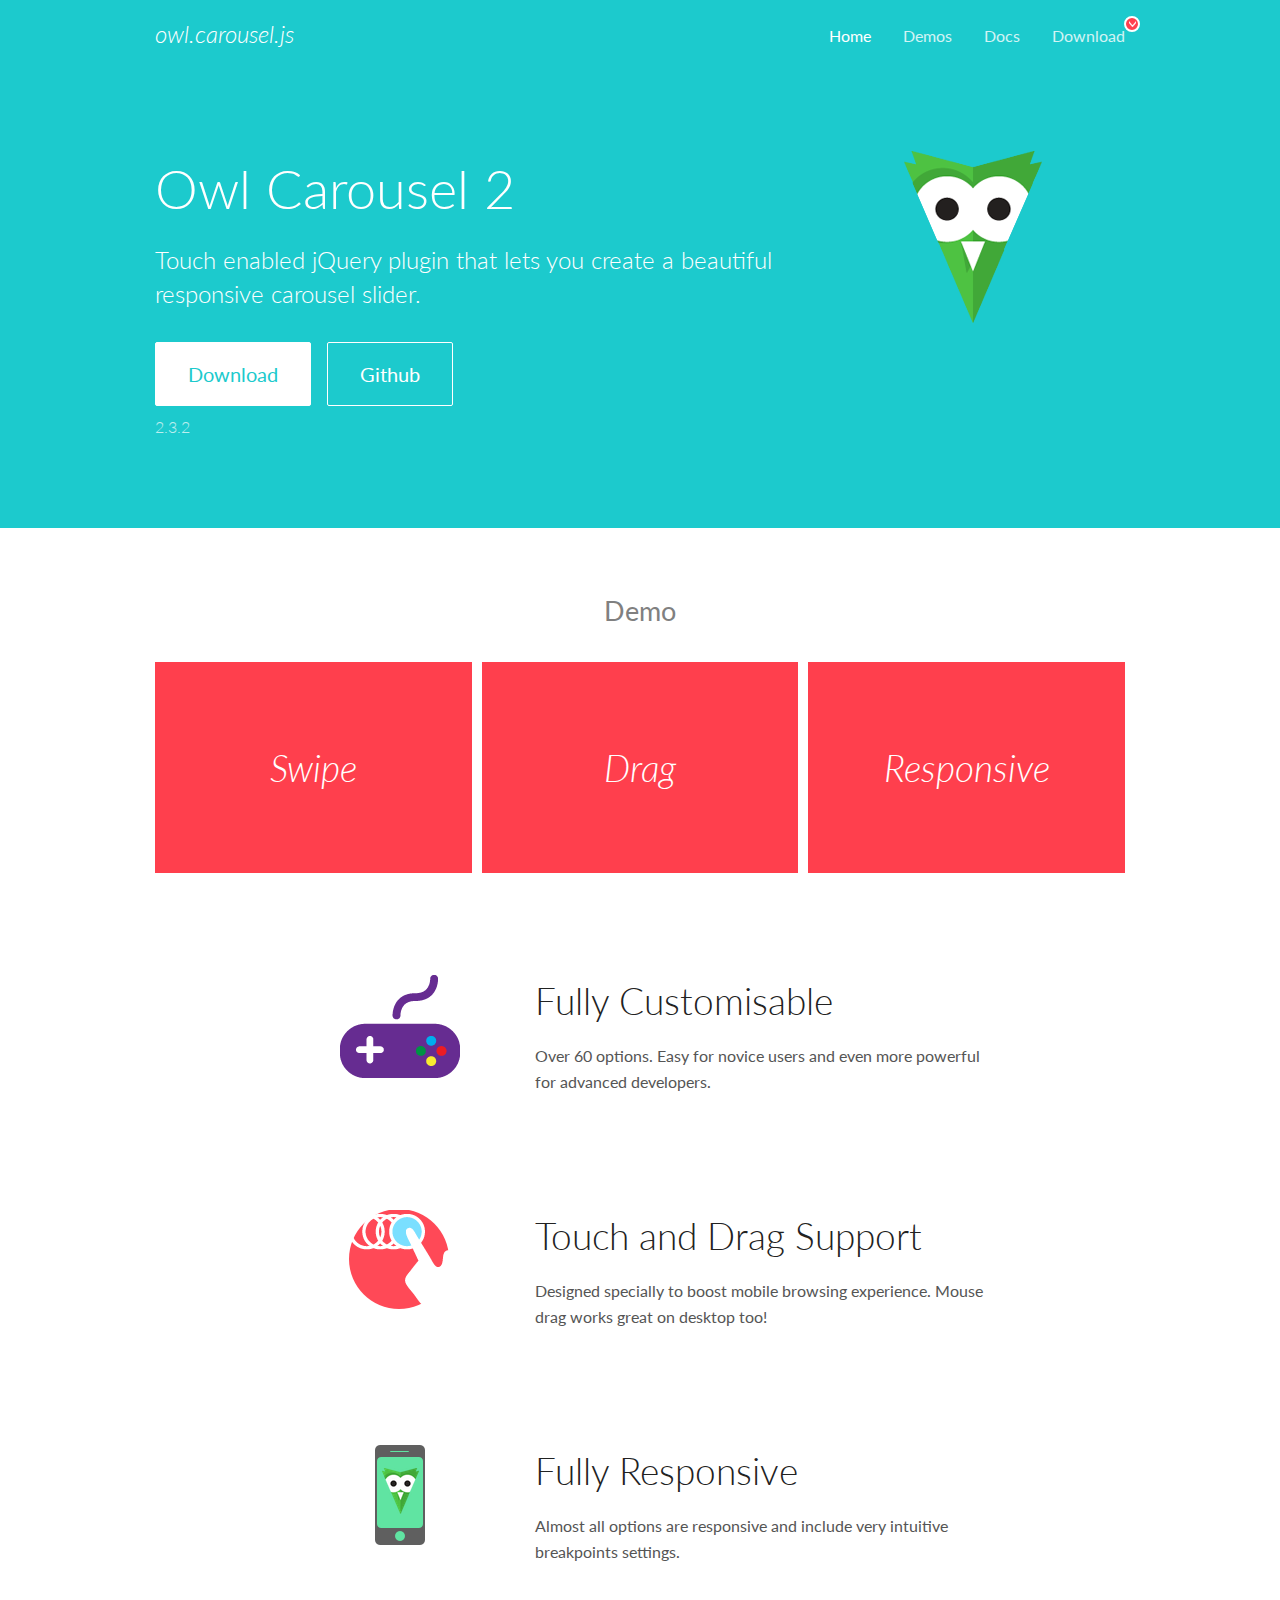
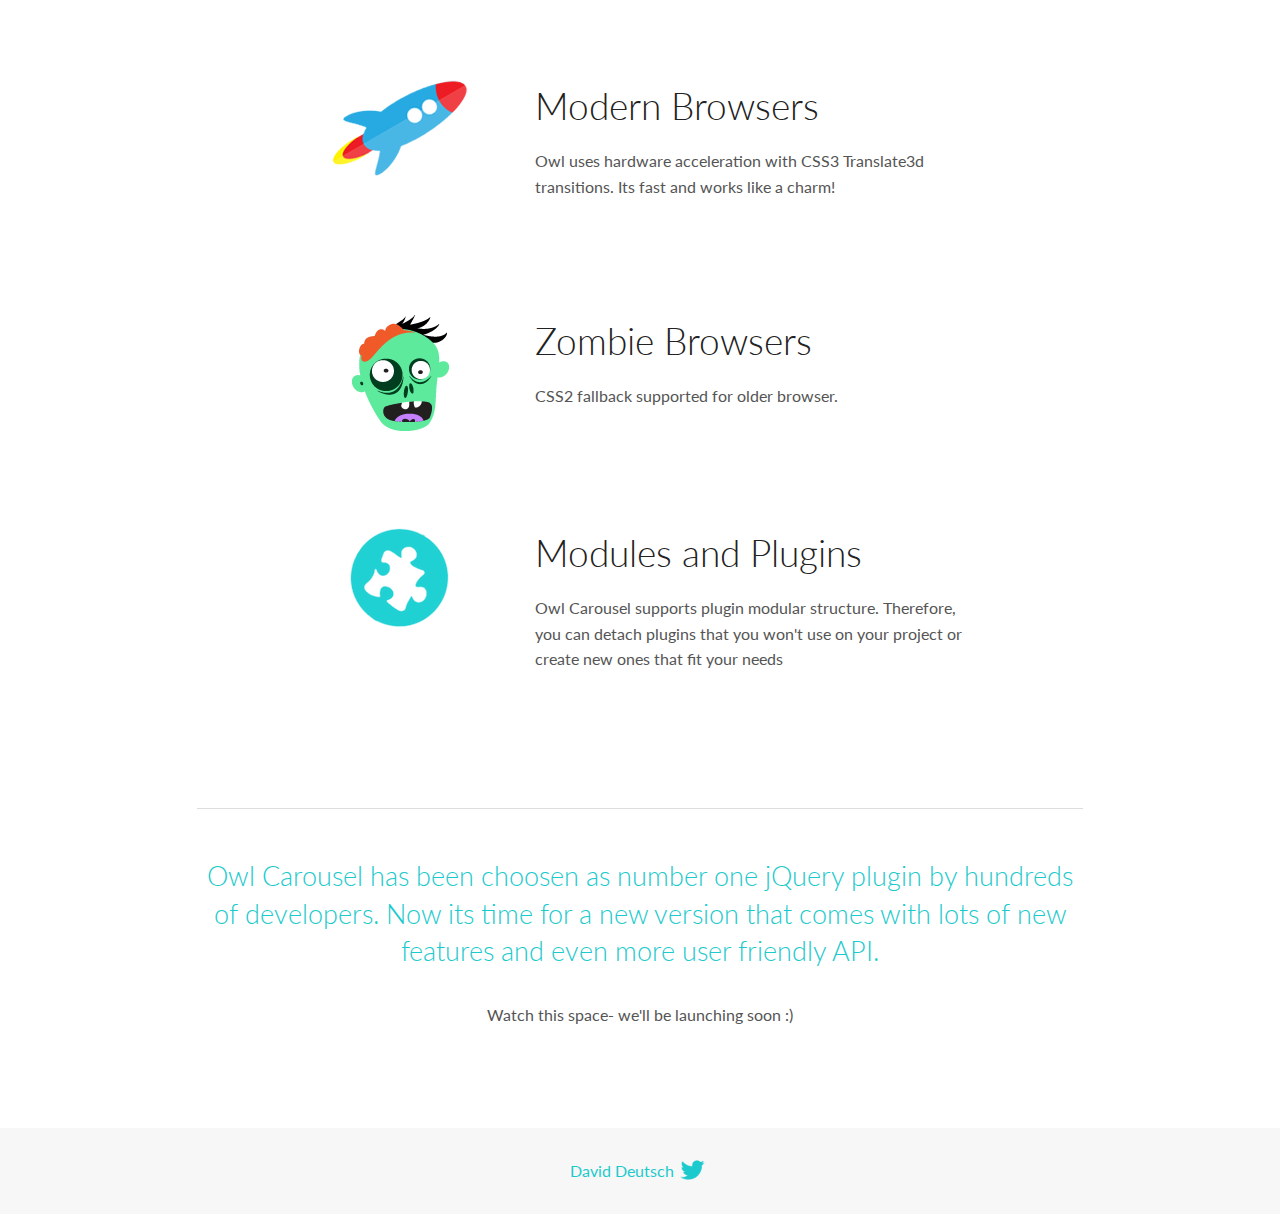
<file: drafts/OwlCarousel2-2.3.2/docs/index.html>
<!DOCTYPE html>
<html lang="en">
  <head>

    <!-- head -->
    <meta charset="utf-8">
    <meta name="msapplication-tap-highlight" content="no" />
    <meta name="viewport" content="width=device-width, initial-scale=1.0" />
    <meta name="description" content="Touch enabled jQuery plugin that lets you create beautiful responsive carousel slider.">
    <meta name="author" content="David Deutsch">
    <title>
      Home | Owl Carousel | 2.3.2
    </title>

    <!-- Stylesheets -->
    <link href='https://fonts.googleapis.com/css?family=Lato:300,400,700,400italic,300italic' rel='stylesheet' type='text/css'>
    <link rel="stylesheet" href="assets/css/docs.theme.min.css">

    <!-- Owl Stylesheets -->
    <link rel="stylesheet" href="assets/owlcarousel/assets/owl.carousel.min.css">
    <link rel="stylesheet" href="assets/owlcarousel/assets/owl.theme.default.min.css">

    <!-- HTML5 shim and Respond.js IE8 support of HTML5 elements and media queries -->

    <!--[if lt IE 9]>
      <script src="https://oss.maxcdn.com/libs/html5shiv/3.7.0/html5shiv.js"></script>
      <script src="https://oss.maxcdn.com/libs/respond.js/1.3.0/respond.min.js"></script>
    <![endif]-->

    <!-- Favicons -->
    <link rel="apple-touch-icon-precomposed" sizes="144x144" href="assets/ico/apple-touch-icon-144-precomposed.png">
    <link rel="shortcut icon" href="assets/ico/favicon.png">
    <link rel="shortcut icon" href="favicon.ico">

    <!-- Yeah i know js should not be in header. Its required for demos.-->

    <!-- javascript -->
    <script src="assets/vendors/jquery.min.js"></script>
    <script src="assets/owlcarousel/owl.carousel.js"></script>
  </head>
  <body>

    <!-- header -->
    <header class="header">
      <div class="row">
        <div class="large-12 columns">
          <div class="brand left">
            <h3>
              <a href="/OwlCarousel2/">owl.carousel.js</a> 
            </h3>
          </div>
          <a id="toggle-nav" class="right">
            <span></span> <span></span> <span></span> 
          </a> 
          <div class="nav-bar">
            <ul class="clearfix">
              <li class="active">
                <a href="/OwlCarousel2/index.html">Home</a> 
              </li>
              <li> <a href="/OwlCarousel2/demos/demos.html">Demos</a>  </li>
              <li> <a href="/OwlCarousel2/docs/started-welcome.html">Docs</a>  </li>
              <li>
                <a href="https://github.com/OwlCarousel2/OwlCarousel2/archive/2.3.2.zip">Download</a> 
                <span class="download"></span> 
              </li>
            </ul>
          </div>
        </div>
      </div>
    </header>

    <!-- home panel -->
    <section id="hero">
      <div class="row">
        <div class="large-8 medium-8 columns">
          <h1>Owl Carousel 2</h1>
          <h4>Touch enabled jQuery plugin that lets you create a beautiful responsive carousel slider.</h4>
          <a href="https://github.com/OwlCarousel2/OwlCarousel2/archive/2.3.2.zip" class="hero-button">Download</a> 
          <a href="https://github.com/OwlCarousel2/OwlCarousel2" class="hero-button outline">Github</a> 
          <p>2.3.2</p>
        </div>
        <div class="large-4 medium-4 columns">
          <img class="owl-logo" src="assets/img/owl-logo.png" alt="mr. Owl">
        </div>
      </div>
    </section>

    <!-- body -->
    <div class="home-demo">
      <div class="row">
        <div class="large-12 columns">
          <h3>Demo</h3>
          <div class="owl-carousel">
            <div class="item">
              <h2>Swipe</h2>
            </div>
            <div class="item">
              <h2>Drag</h2>
            </div>
            <div class="item">
              <h2>Responsive</h2>
            </div>
            <div class="item">
              <h2>CSS3</h2>
            </div>
            <div class="item">
              <h2>Fast</h2>
            </div>
            <div class="item">
              <h2>Easy</h2>
            </div>
            <div class="item">
              <h2>Free</h2>
            </div>
            <div class="item">
              <h2>Upgradable</h2>
            </div>
            <div class="item">
              <h2>Tons of options</h2>
            </div>
            <div class="item">
              <h2>Infinity</h2>
            </div>
            <div class="item">
              <h2>Auto Width</h2>
            </div>
          </div>
        </div>
      </div>
    </div>
    <script>
      var owl = $('.owl-carousel');
      owl.owlCarousel({
        margin: 10,
        loop: true,
        responsive: {
          0: {
            items: 1
          },
          600: {
            items: 2
          },
          1000: {
            items: 3
          }
        }
      })
    </script>

    <!-- features -->
    <div id="features">
      <div class="row">
        <div class="small-12 medium-9 small-centered columns">
          <section class="row feature">
            <div class="medium-4 small-12 columns">
              <img src="assets/img/feature-options.png" alt="">
            </div>
            <div class="medium-8 small-12 columns">
              <h2>Fully Customisable</h2>
              <p>Over 60 options. Easy for novice users and even more powerful for advanced developers.</p>
            </div>
          </section>
          <section class="row feature">
            <div class="medium-4 small-12 columns">
              <img src="assets/img/feature-drag.png" alt="">
            </div>
            <div class="medium-8 small-12 columns">
              <h2>Touch and Drag Support</h2>
              <p>Designed specially to boost mobile browsing experience. Mouse drag works great on desktop too!</p>
            </div>
          </section>
          <section class="row feature">
            <div class="medium-4 small-12 columns">
              <img src="assets/img/feature-responsive.png" alt="">
            </div>
            <div class="medium-8 small-12 columns">
              <h2>Fully Responsive</h2>
              <p>Almost all options are responsive and include very intuitive breakpoints settings.</p>
            </div>
          </section>
          <section class="row feature">
            <div class="medium-4 small-12 columns">
              <img src="assets/img/feature-modern.png" alt="">
            </div>
            <div class="medium-8 small-12 columns">
              <h2>Modern Browsers</h2>
              <p>Owl uses hardware acceleration with CSS3 Translate3d transitions. Its fast and works like a charm! </p>
            </div>
          </section>
          <section class="row feature">
            <div class="medium-4 small-12 columns">
              <img src="assets/img/feature-zombie.png" alt="">
            </div>
            <div class="medium-8 small-12 columns">
              <h2>Zombie Browsers</h2>
              <p>CSS2 fallback supported for older browser.</p>
            </div>
          </section>
          <section class="row feature">
            <div class="medium-4 small-12 columns">
              <img src="assets/img/feature-module.png" alt="">
            </div>
            <div class="medium-8 small-12 columns">
              <h2>Modules and Plugins</h2>
              <p>Owl Carousel supports plugin modular structure. Therefore, you can detach plugins that you won&#x27;t use on your project or create new ones that fit your needs</p>
            </div>
          </section>
        </div>
      </div>
    </div>

    <!-- footer -->
    <section id="teaser-text">
      <div class="row">
        <div class="small-12 medium-11 small-centered columns">
          <hr>
          <h3 id="owl-carousel-has-been-choosen-as-number-one-jquery-plugin-by-hundreds-of-developers-now-its-time-for-a-new-version-that-comes-with-lots-of-new-features-and-even-more-user-friendly-api-">Owl Carousel has been choosen as number one jQuery plugin by hundreds of developers. Now its time for a new version that comes with lots of new features and even more user friendly API.</h3>
          <p>Watch this space- we&#39;ll be launching soon :)</p>
        </div>
      </div>
    </section>

    <!-- footer -->
    <footer class="footer">
      <div class="row">
        <div class="large-12 columns">
          <h5>
            <a href="/OwlCarousel2/docs/support-contact.html">David Deutsch</a> 
            <a id="custom-tweet-button" href="https://twitter.com/share?url=https://github.com/OwlCarousel2/OwlCarousel2&text=Owl Carousel - This is so awesome! " target="_blank"></a> 
          </h5>
        </div>
      </div>
    </footer>

    <!-- vendors -->
    <script src="assets/vendors/highlight.js"></script>
    <script src="assets/js/app.js"></script>
  </body>
</html>
</file>
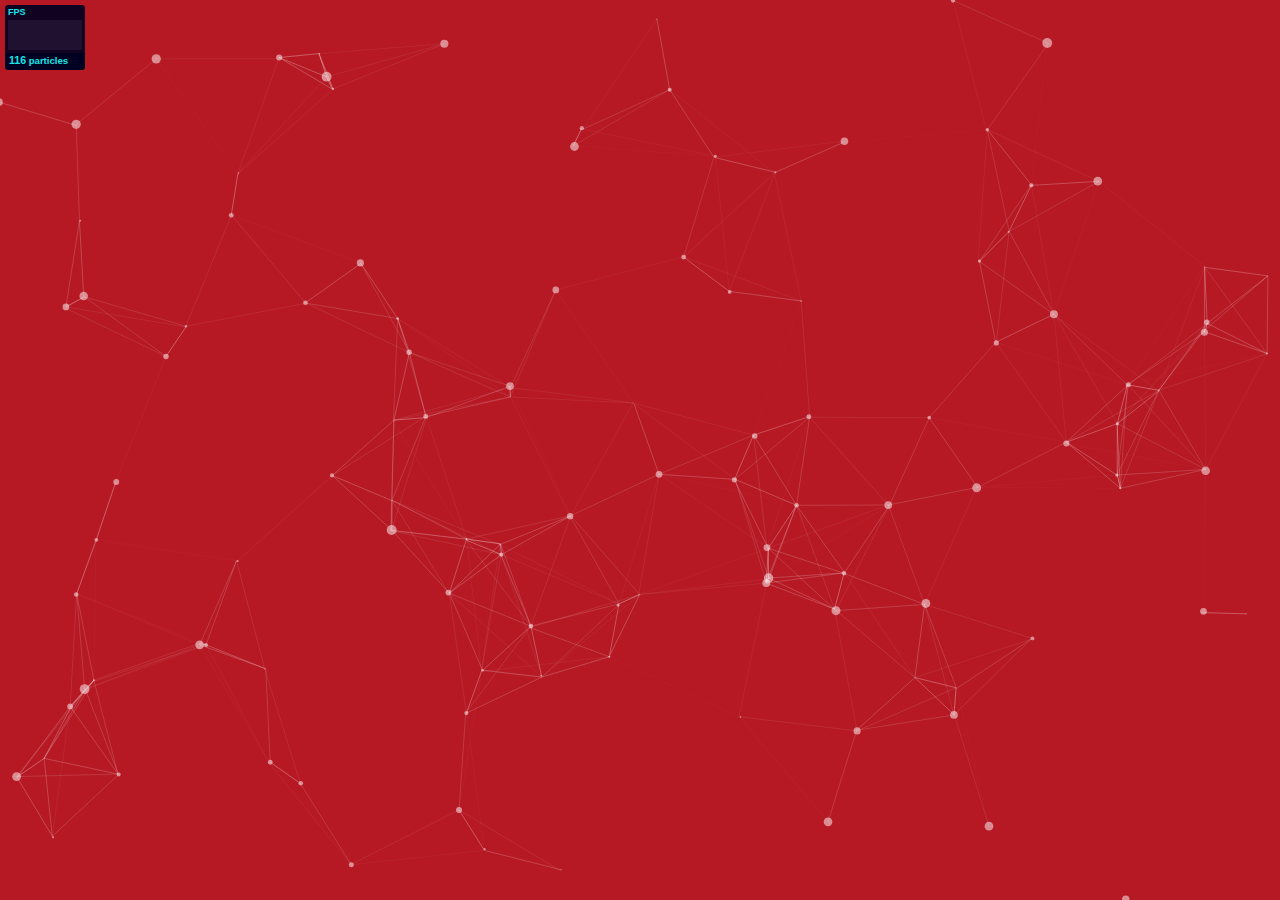
<file: drafts/particles.js-master/demo/index.html>
<!DOCTYPE html>
<html lang="en">
<head>
  <meta charset="utf-8">
  <title>particles.js</title>
  <meta name="description" content="particles.js is a lightweight JavaScript library for creating particles.">
  <meta name="author" content="Vincent Garreau" />
  <meta name="viewport" content="width=device-width, initial-scale=1.0, minimum-scale=1.0, maximum-scale=1.0, user-scalable=no">
  <link rel="stylesheet" media="screen" href="css/style.css">
</head>
<body>

<!-- count particles -->
<div class="count-particles">
  <span class="js-count-particles">--</span> particles
</div>

<!-- particles.js container -->
<div id="particles-js"></div>

<!-- scripts -->
<script src="../particles.js"></script>
<script src="js/app.js"></script>

<!-- stats.js -->
<script src="js/lib/stats.js"></script>
<script>
  var count_particles, stats, update;
  stats = new Stats;
  stats.setMode(0);
  stats.domElement.style.position = 'absolute';
  stats.domElement.style.left = '0px';
  stats.domElement.style.top = '0px';
  document.body.appendChild(stats.domElement);
  count_particles = document.querySelector('.js-count-particles');
  update = function() {
    stats.begin();
    stats.end();
    if (window.pJSDom[0].pJS.particles && window.pJSDom[0].pJS.particles.array) {
      count_particles.innerText = window.pJSDom[0].pJS.particles.array.length;
    }
    requestAnimationFrame(update);
  };
  requestAnimationFrame(update);
</script>

</body>
</html>
</file>
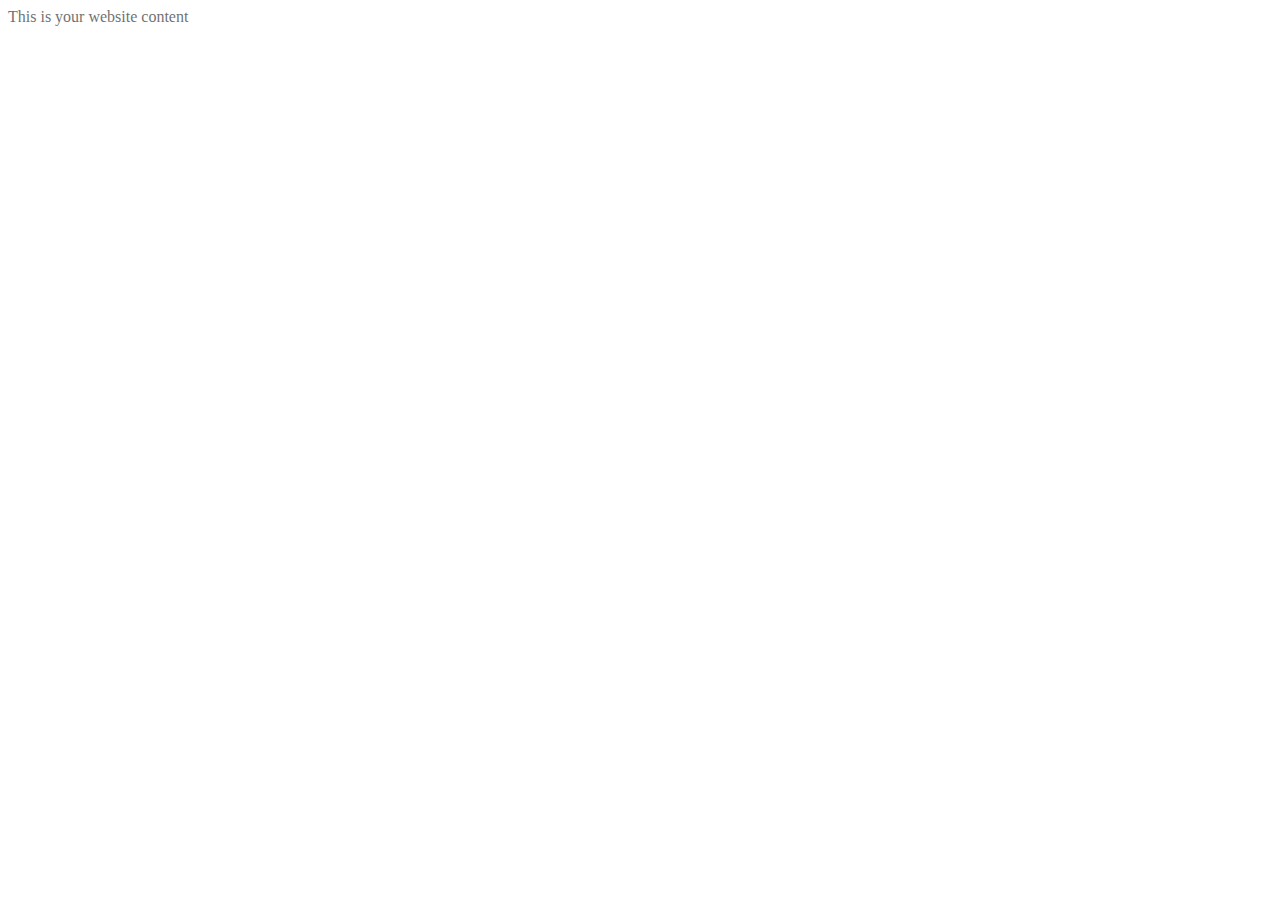
<file: drafts/PreLoadMe-master/PreLoadMe-master/index.html>
<!doctype html>
<html lang="en">

<head>
	  <meta charset="utf-8"/>
	  <title>PreLoadMe</title>

	  <!-- Please support http://humanstxt.org/ -->
	  <link type="text/plain" rel="author" href="http://www.gerbers.ch/humans.txt"/>

	  <!-- Stylesheet -->
	  <link rel="stylesheet" href="css/styles.css" type="text/css" media="screen, print"/>
	  
</head>

<body>
<!-- Preloader -->
<div id="preloader">
	<div id="status">&nbsp;</div>
</div>

<!-- Your Website Content -->
<div>This is your website content</div>

<!-- jQuery Plugin -->
<script type="text/javascript" src="https://ajax.googleapis.com/ajax/libs/jquery/3.1.0/jquery.min.js"></script>

<!-- Preloader -->
<script type="text/javascript">
	//<![CDATA[
		$(window).on('load', function() { // makes sure the whole site is loaded 
			$('#status').fadeOut(); // will first fade out the loading animation 
            $('#preloader').delay(350).fadeOut('slow'); // will fade out the white DIV that covers the website. 
            $('body').delay(350).css({'overflow':'visible'});
		})
	//]]>
</script> 

</body>
</html>
</file>
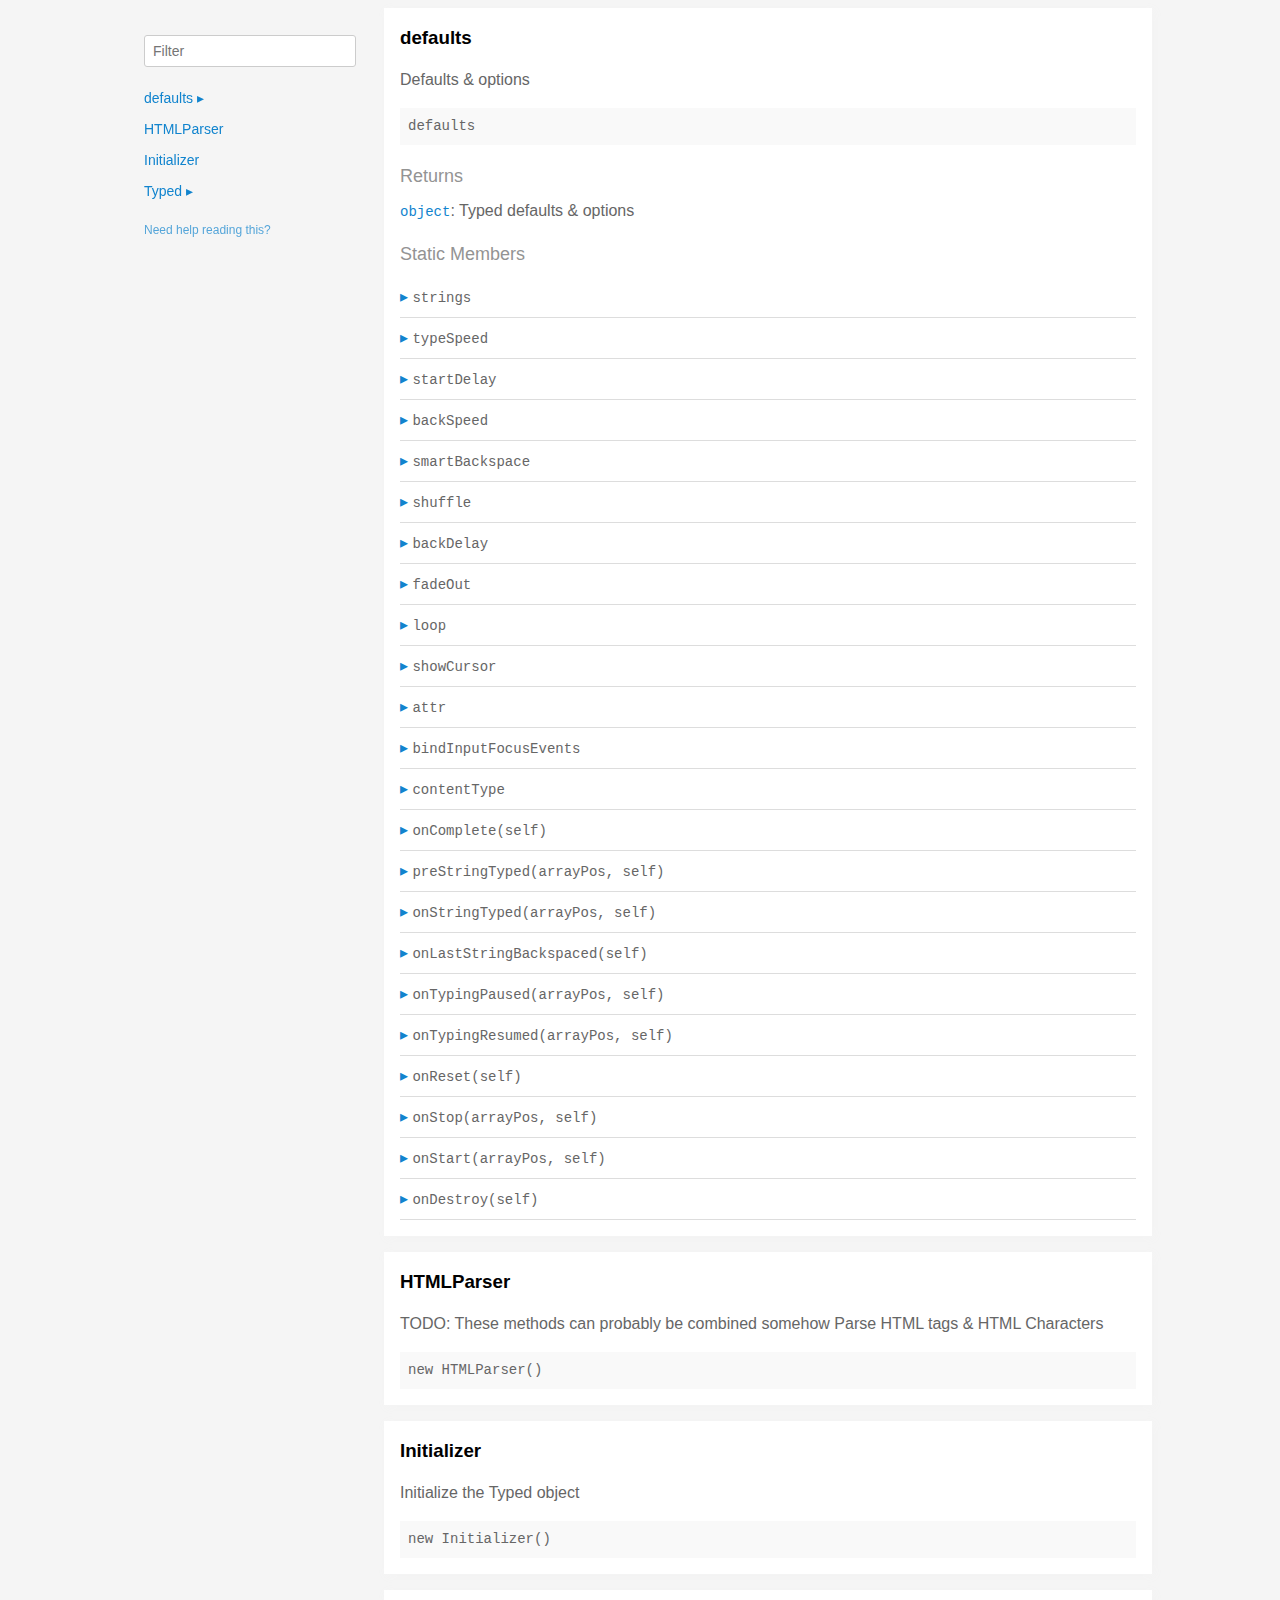
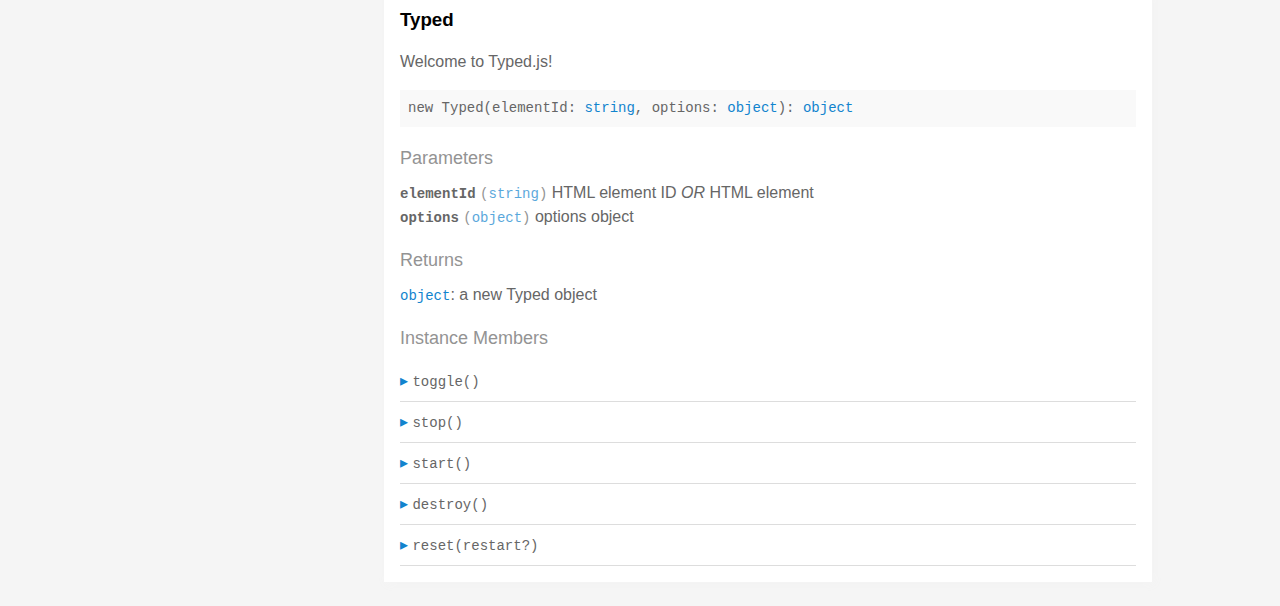
<file: drafts/typed.js-master/docs/index.html>
<!doctype html>
<html>
<head>
  <meta charset='utf-8' />
  <title>  | Documentation</title>
  <meta name='viewport' content='width=device-width,initial-scale=1'>
  <link href='assets/bass.css' type='text/css' rel='stylesheet' />
  <link href='assets/style.css' type='text/css' rel='stylesheet' />
  <link href='assets/github.css' type='text/css' rel='stylesheet' />
</head>
<body class='documentation'>
  <div class='max-width-4 mx-auto'>
    <div class='clearfix md-mxn2'>
      <div class='fixed xs-hide fix-3 overflow-auto max-height-100'>
        <div class='py1 px2'>
          <h3 class='mb0 no-anchor'></h3>
          <div class='mb1'><code></code></div>
          <input
            placeholder='Filter'
            id='filter-input'
            class='col12 block input'
            type='text' />
          <div id='toc'>
            <ul class='list-reset h5 py1-ul'>
              
                
                <li><a
                  href='#defaults'
                  class=" toggle-sibling">
                  defaults
                  <span class='icon'>▸</span>
                </a>
                
                <div class='toggle-target display-none'>
                  
                  <ul class='list-reset py1-ul pl1'>
                    <li class='h5'><span>Static members</span></li>
                    
                      <li><a
                        href='#defaults.strings'
                        class='regular pre-open'>
                        .strings
                      </a></li>
                    
                      <li><a
                        href='#defaults.typeSpeed'
                        class='regular pre-open'>
                        .typeSpeed
                      </a></li>
                    
                      <li><a
                        href='#defaults.startDelay'
                        class='regular pre-open'>
                        .startDelay
                      </a></li>
                    
                      <li><a
                        href='#defaults.backSpeed'
                        class='regular pre-open'>
                        .backSpeed
                      </a></li>
                    
                      <li><a
                        href='#defaults.smartBackspace'
                        class='regular pre-open'>
                        .smartBackspace
                      </a></li>
                    
                      <li><a
                        href='#defaults.shuffle'
                        class='regular pre-open'>
                        .shuffle
                      </a></li>
                    
                      <li><a
                        href='#defaults.backDelay'
                        class='regular pre-open'>
                        .backDelay
                      </a></li>
                    
                      <li><a
                        href='#defaults.fadeOut'
                        class='regular pre-open'>
                        .fadeOut
                      </a></li>
                    
                      <li><a
                        href='#defaults.loop'
                        class='regular pre-open'>
                        .loop
                      </a></li>
                    
                      <li><a
                        href='#defaults.showCursor'
                        class='regular pre-open'>
                        .showCursor
                      </a></li>
                    
                      <li><a
                        href='#defaults.attr'
                        class='regular pre-open'>
                        .attr
                      </a></li>
                    
                      <li><a
                        href='#defaults.bindInputFocusEvents'
                        class='regular pre-open'>
                        .bindInputFocusEvents
                      </a></li>
                    
                      <li><a
                        href='#defaults.contentType'
                        class='regular pre-open'>
                        .contentType
                      </a></li>
                    
                      <li><a
                        href='#defaults.onComplete'
                        class='regular pre-open'>
                        .onComplete
                      </a></li>
                    
                      <li><a
                        href='#defaults.preStringTyped'
                        class='regular pre-open'>
                        .preStringTyped
                      </a></li>
                    
                      <li><a
                        href='#defaults.onStringTyped'
                        class='regular pre-open'>
                        .onStringTyped
                      </a></li>
                    
                      <li><a
                        href='#defaults.onLastStringBackspaced'
                        class='regular pre-open'>
                        .onLastStringBackspaced
                      </a></li>
                    
                      <li><a
                        href='#defaults.onTypingPaused'
                        class='regular pre-open'>
                        .onTypingPaused
                      </a></li>
                    
                      <li><a
                        href='#defaults.onTypingResumed'
                        class='regular pre-open'>
                        .onTypingResumed
                      </a></li>
                    
                      <li><a
                        href='#defaults.onReset'
                        class='regular pre-open'>
                        .onReset
                      </a></li>
                    
                      <li><a
                        href='#defaults.onStop'
                        class='regular pre-open'>
                        .onStop
                      </a></li>
                    
                      <li><a
                        href='#defaults.onStart'
                        class='regular pre-open'>
                        .onStart
                      </a></li>
                    
                      <li><a
                        href='#defaults.onDestroy'
                        class='regular pre-open'>
                        .onDestroy
                      </a></li>
                    
                    </ul>
                  
                  
                  
                </div>
                
                </li>
              
                
                <li><a
                  href='#htmlparser'
                  class="">
                  HTMLParser
                  
                </a>
                
                </li>
              
                
                <li><a
                  href='#initializer'
                  class="">
                  Initializer
                  
                </a>
                
                </li>
              
                
                <li><a
                  href='#typed'
                  class=" toggle-sibling">
                  Typed
                  <span class='icon'>▸</span>
                </a>
                
                <div class='toggle-target display-none'>
                  
                  
                    <ul class='list-reset py1-ul pl1'>
                      <li class='h5'><span>Instance members</span></li>
                      
                      <li><a
                        href='#Typed#toggle'
                        class='regular pre-open'>
                        #toggle
                      </a></li>
                      
                      <li><a
                        href='#Typed#stop'
                        class='regular pre-open'>
                        #stop
                      </a></li>
                      
                      <li><a
                        href='#Typed#start'
                        class='regular pre-open'>
                        #start
                      </a></li>
                      
                      <li><a
                        href='#Typed#destroy'
                        class='regular pre-open'>
                        #destroy
                      </a></li>
                      
                      <li><a
                        href='#Typed#reset'
                        class='regular pre-open'>
                        #reset
                      </a></li>
                      
                    </ul>
                  
                  
                </div>
                
                </li>
              
            </ul>
          </div>
          <div class='mt1 h6 quiet'>
            <a href='http://documentation.js.org/reading-documentation.html'>Need help reading this?</a>
          </div>
        </div>
      </div>
      <div class='fix-margin-3'>
        
          
            <section class='p2 mb2 clearfix bg-white minishadow'>

  
  <div class='clearfix'>
    
    <h3 class='fl m0' id='defaults'>
      defaults
    </h3>
    
    
  </div>
  

  <p>Defaults &#x26; options</p>


  <div class='pre p1 fill-light mt0'>defaults</div>
  
  

  
  
  
  
  

  

  

  
    
      <div class='py1 quiet mt1 prose-big'>Returns</div>
      <code><a href="https://developer.mozilla.org/en-US/docs/Web/JavaScript/Reference/Global_Objects/Object">object</a></code>:
        Typed defaults &#x26; options

      
    
  

  

  

  
    <div class='py1 quiet mt1 prose-big'>Static Members</div>
    <div class="clearfix">
  
    <div class='border-bottom' id='defaults.strings'>
      <div class="clearfix small pointer toggle-sibling">
        <div class="py1 contain">
            <a class='icon pin-right py1 dark-link caret-right'>▸</a>
            <span class='code strong strong truncate'>strings</span>
        </div>
      </div>
      <div class="clearfix display-none toggle-target">
        <section class='p2 mb2 clearfix bg-white minishadow'>

  

  

  <div class='pre p1 fill-light mt0'>strings</div>
  
  

  
  
  
  
  

  

  
    <div class='py1 quiet mt1 prose-big'>Properties</div>
    <div>
      
        <div class='space-bottom0'>
          <span class='code bold'>strings</span> <code class='quiet'>(<a href="https://developer.mozilla.org/en-US/docs/Web/JavaScript/Reference/Global_Objects/Array">array</a>)</code>
          : strings to be typed

          
        </div>
      
        <div class='space-bottom0'>
          <span class='code bold'>stringsElement</span> <code class='quiet'>(<a href="https://developer.mozilla.org/en-US/docs/Web/JavaScript/Reference/Global_Objects/String">string</a>)</code>
          : ID of element containing string children

          
        </div>
      
    </div>
  

  

  

  

  

  

  
</section>

      </div>
    </div>
  
    <div class='border-bottom' id='defaults.typeSpeed'>
      <div class="clearfix small pointer toggle-sibling">
        <div class="py1 contain">
            <a class='icon pin-right py1 dark-link caret-right'>▸</a>
            <span class='code strong strong truncate'>typeSpeed</span>
        </div>
      </div>
      <div class="clearfix display-none toggle-target">
        <section class='p2 mb2 clearfix bg-white minishadow'>

  

  

  <div class='pre p1 fill-light mt0'>typeSpeed</div>
  
  

  
  
  
  
  

  

  
    <div class='py1 quiet mt1 prose-big'>Properties</div>
    <div>
      
        <div class='space-bottom0'>
          <span class='code bold'>typeSpeed</span> <code class='quiet'>(<a href="https://developer.mozilla.org/en-US/docs/Web/JavaScript/Reference/Global_Objects/Number">number</a>)</code>
          : type speed in milliseconds

          
        </div>
      
    </div>
  

  

  

  

  

  

  
</section>

      </div>
    </div>
  
    <div class='border-bottom' id='defaults.startDelay'>
      <div class="clearfix small pointer toggle-sibling">
        <div class="py1 contain">
            <a class='icon pin-right py1 dark-link caret-right'>▸</a>
            <span class='code strong strong truncate'>startDelay</span>
        </div>
      </div>
      <div class="clearfix display-none toggle-target">
        <section class='p2 mb2 clearfix bg-white minishadow'>

  

  

  <div class='pre p1 fill-light mt0'>startDelay</div>
  
  

  
  
  
  
  

  

  
    <div class='py1 quiet mt1 prose-big'>Properties</div>
    <div>
      
        <div class='space-bottom0'>
          <span class='code bold'>startDelay</span> <code class='quiet'>(<a href="https://developer.mozilla.org/en-US/docs/Web/JavaScript/Reference/Global_Objects/Number">number</a>)</code>
          : time before typing starts in milliseconds

          
        </div>
      
    </div>
  

  

  

  

  

  

  
</section>

      </div>
    </div>
  
    <div class='border-bottom' id='defaults.backSpeed'>
      <div class="clearfix small pointer toggle-sibling">
        <div class="py1 contain">
            <a class='icon pin-right py1 dark-link caret-right'>▸</a>
            <span class='code strong strong truncate'>backSpeed</span>
        </div>
      </div>
      <div class="clearfix display-none toggle-target">
        <section class='p2 mb2 clearfix bg-white minishadow'>

  

  

  <div class='pre p1 fill-light mt0'>backSpeed</div>
  
  

  
  
  
  
  

  

  
    <div class='py1 quiet mt1 prose-big'>Properties</div>
    <div>
      
        <div class='space-bottom0'>
          <span class='code bold'>backSpeed</span> <code class='quiet'>(<a href="https://developer.mozilla.org/en-US/docs/Web/JavaScript/Reference/Global_Objects/Number">number</a>)</code>
          : backspacing speed in milliseconds

          
        </div>
      
    </div>
  

  

  

  

  

  

  
</section>

      </div>
    </div>
  
    <div class='border-bottom' id='defaults.smartBackspace'>
      <div class="clearfix small pointer toggle-sibling">
        <div class="py1 contain">
            <a class='icon pin-right py1 dark-link caret-right'>▸</a>
            <span class='code strong strong truncate'>smartBackspace</span>
        </div>
      </div>
      <div class="clearfix display-none toggle-target">
        <section class='p2 mb2 clearfix bg-white minishadow'>

  

  

  <div class='pre p1 fill-light mt0'>smartBackspace</div>
  
  

  
  
  
  
  

  

  
    <div class='py1 quiet mt1 prose-big'>Properties</div>
    <div>
      
        <div class='space-bottom0'>
          <span class='code bold'>smartBackspace</span> <code class='quiet'>(<a href="https://developer.mozilla.org/en-US/docs/Web/JavaScript/Reference/Global_Objects/Boolean">boolean</a>)</code>
          : only backspace what doesn't match the previous string

          
        </div>
      
    </div>
  

  

  

  

  

  

  
</section>

      </div>
    </div>
  
    <div class='border-bottom' id='defaults.shuffle'>
      <div class="clearfix small pointer toggle-sibling">
        <div class="py1 contain">
            <a class='icon pin-right py1 dark-link caret-right'>▸</a>
            <span class='code strong strong truncate'>shuffle</span>
        </div>
      </div>
      <div class="clearfix display-none toggle-target">
        <section class='p2 mb2 clearfix bg-white minishadow'>

  

  

  <div class='pre p1 fill-light mt0'>shuffle</div>
  
  

  
  
  
  
  

  

  
    <div class='py1 quiet mt1 prose-big'>Properties</div>
    <div>
      
        <div class='space-bottom0'>
          <span class='code bold'>shuffle</span> <code class='quiet'>(<a href="https://developer.mozilla.org/en-US/docs/Web/JavaScript/Reference/Global_Objects/Boolean">boolean</a>)</code>
          : shuffle the strings

          
        </div>
      
    </div>
  

  

  

  

  

  

  
</section>

      </div>
    </div>
  
    <div class='border-bottom' id='defaults.backDelay'>
      <div class="clearfix small pointer toggle-sibling">
        <div class="py1 contain">
            <a class='icon pin-right py1 dark-link caret-right'>▸</a>
            <span class='code strong strong truncate'>backDelay</span>
        </div>
      </div>
      <div class="clearfix display-none toggle-target">
        <section class='p2 mb2 clearfix bg-white minishadow'>

  

  

  <div class='pre p1 fill-light mt0'>backDelay</div>
  
  

  
  
  
  
  

  

  
    <div class='py1 quiet mt1 prose-big'>Properties</div>
    <div>
      
        <div class='space-bottom0'>
          <span class='code bold'>backDelay</span> <code class='quiet'>(<a href="https://developer.mozilla.org/en-US/docs/Web/JavaScript/Reference/Global_Objects/Number">number</a>)</code>
          : time before backspacing in milliseconds

          
        </div>
      
    </div>
  

  

  

  

  

  

  
</section>

      </div>
    </div>
  
    <div class='border-bottom' id='defaults.fadeOut'>
      <div class="clearfix small pointer toggle-sibling">
        <div class="py1 contain">
            <a class='icon pin-right py1 dark-link caret-right'>▸</a>
            <span class='code strong strong truncate'>fadeOut</span>
        </div>
      </div>
      <div class="clearfix display-none toggle-target">
        <section class='p2 mb2 clearfix bg-white minishadow'>

  

  

  <div class='pre p1 fill-light mt0'>fadeOut</div>
  
  

  
  
  
  
  

  

  
    <div class='py1 quiet mt1 prose-big'>Properties</div>
    <div>
      
        <div class='space-bottom0'>
          <span class='code bold'>fadeOut</span> <code class='quiet'>(<a href="https://developer.mozilla.org/en-US/docs/Web/JavaScript/Reference/Global_Objects/Boolean">boolean</a>)</code>
          : Fade out instead of backspace

          
        </div>
      
        <div class='space-bottom0'>
          <span class='code bold'>fadeOutClass</span> <code class='quiet'>(<a href="https://developer.mozilla.org/en-US/docs/Web/JavaScript/Reference/Global_Objects/String">string</a>)</code>
          : css class for fade animation

          
        </div>
      
        <div class='space-bottom0'>
          <span class='code bold'>fadeOutDelay</span> <code class='quiet'>(<a href="https://developer.mozilla.org/en-US/docs/Web/JavaScript/Reference/Global_Objects/Boolean">boolean</a>)</code>
          : Fade out delay in milliseconds

          
        </div>
      
    </div>
  

  

  

  

  

  

  
</section>

      </div>
    </div>
  
    <div class='border-bottom' id='defaults.loop'>
      <div class="clearfix small pointer toggle-sibling">
        <div class="py1 contain">
            <a class='icon pin-right py1 dark-link caret-right'>▸</a>
            <span class='code strong strong truncate'>loop</span>
        </div>
      </div>
      <div class="clearfix display-none toggle-target">
        <section class='p2 mb2 clearfix bg-white minishadow'>

  

  

  <div class='pre p1 fill-light mt0'>loop</div>
  
  

  
  
  
  
  

  

  
    <div class='py1 quiet mt1 prose-big'>Properties</div>
    <div>
      
        <div class='space-bottom0'>
          <span class='code bold'>loop</span> <code class='quiet'>(<a href="https://developer.mozilla.org/en-US/docs/Web/JavaScript/Reference/Global_Objects/Boolean">boolean</a>)</code>
          : loop strings

          
        </div>
      
        <div class='space-bottom0'>
          <span class='code bold'>loopCount</span> <code class='quiet'>(<a href="https://developer.mozilla.org/en-US/docs/Web/JavaScript/Reference/Global_Objects/Number">number</a>)</code>
          : amount of loops

          
        </div>
      
    </div>
  

  

  

  

  

  

  
</section>

      </div>
    </div>
  
    <div class='border-bottom' id='defaults.showCursor'>
      <div class="clearfix small pointer toggle-sibling">
        <div class="py1 contain">
            <a class='icon pin-right py1 dark-link caret-right'>▸</a>
            <span class='code strong strong truncate'>showCursor</span>
        </div>
      </div>
      <div class="clearfix display-none toggle-target">
        <section class='p2 mb2 clearfix bg-white minishadow'>

  

  

  <div class='pre p1 fill-light mt0'>showCursor</div>
  
  

  
  
  
  
  

  

  
    <div class='py1 quiet mt1 prose-big'>Properties</div>
    <div>
      
        <div class='space-bottom0'>
          <span class='code bold'>showCursor</span> <code class='quiet'>(<a href="https://developer.mozilla.org/en-US/docs/Web/JavaScript/Reference/Global_Objects/Boolean">boolean</a>)</code>
          : show cursor

          
        </div>
      
        <div class='space-bottom0'>
          <span class='code bold'>cursorChar</span> <code class='quiet'>(<a href="https://developer.mozilla.org/en-US/docs/Web/JavaScript/Reference/Global_Objects/String">string</a>)</code>
          : character for cursor

          
        </div>
      
        <div class='space-bottom0'>
          <span class='code bold'>autoInsertCss</span> <code class='quiet'>(<a href="https://developer.mozilla.org/en-US/docs/Web/JavaScript/Reference/Global_Objects/Boolean">boolean</a>)</code>
          : insert CSS for cursor and fadeOut into HTML 
<head>

          
        </div>
      
    </div>
  

  

  

  

  

  

  
</section>

      </div>
    </div>
  
    <div class='border-bottom' id='defaults.attr'>
      <div class="clearfix small pointer toggle-sibling">
        <div class="py1 contain">
            <a class='icon pin-right py1 dark-link caret-right'>▸</a>
            <span class='code strong strong truncate'>attr</span>
        </div>
      </div>
      <div class="clearfix display-none toggle-target">
        <section class='p2 mb2 clearfix bg-white minishadow'>

  

  

  <div class='pre p1 fill-light mt0'>attr</div>
  
  

  
  
  
  
  

  

  
    <div class='py1 quiet mt1 prose-big'>Properties</div>
    <div>
      
        <div class='space-bottom0'>
          <span class='code bold'>attr</span> <code class='quiet'>(<a href="https://developer.mozilla.org/en-US/docs/Web/JavaScript/Reference/Global_Objects/String">string</a>)</code>
          : attribute for typing
Ex: input placeholder, value, or just HTML text

          
        </div>
      
    </div>
  

  

  

  

  

  

  
</section>

      </div>
    </div>
  
    <div class='border-bottom' id='defaults.bindInputFocusEvents'>
      <div class="clearfix small pointer toggle-sibling">
        <div class="py1 contain">
            <a class='icon pin-right py1 dark-link caret-right'>▸</a>
            <span class='code strong strong truncate'>bindInputFocusEvents</span>
        </div>
      </div>
      <div class="clearfix display-none toggle-target">
        <section class='p2 mb2 clearfix bg-white minishadow'>

  

  

  <div class='pre p1 fill-light mt0'>bindInputFocusEvents</div>
  
  

  
  
  
  
  

  

  
    <div class='py1 quiet mt1 prose-big'>Properties</div>
    <div>
      
        <div class='space-bottom0'>
          <span class='code bold'>bindInputFocusEvents</span> <code class='quiet'>(<a href="https://developer.mozilla.org/en-US/docs/Web/JavaScript/Reference/Global_Objects/Boolean">boolean</a>)</code>
          : bind to focus and blur if el is text input

          
        </div>
      
    </div>
  

  

  

  

  

  

  
</section>

      </div>
    </div>
  
    <div class='border-bottom' id='defaults.contentType'>
      <div class="clearfix small pointer toggle-sibling">
        <div class="py1 contain">
            <a class='icon pin-right py1 dark-link caret-right'>▸</a>
            <span class='code strong strong truncate'>contentType</span>
        </div>
      </div>
      <div class="clearfix display-none toggle-target">
        <section class='p2 mb2 clearfix bg-white minishadow'>

  

  

  <div class='pre p1 fill-light mt0'>contentType</div>
  
  

  
  
  
  
  

  

  
    <div class='py1 quiet mt1 prose-big'>Properties</div>
    <div>
      
        <div class='space-bottom0'>
          <span class='code bold'>contentType</span> <code class='quiet'>(<a href="https://developer.mozilla.org/en-US/docs/Web/JavaScript/Reference/Global_Objects/String">string</a>)</code>
          : 'html' or 'null' for plaintext

          
        </div>
      
    </div>
  

  

  

  

  

  

  
</section>

      </div>
    </div>
  
    <div class='border-bottom' id='defaults.onComplete'>
      <div class="clearfix small pointer toggle-sibling">
        <div class="py1 contain">
            <a class='icon pin-right py1 dark-link caret-right'>▸</a>
            <span class='code strong strong truncate'>onComplete(self)</span>
        </div>
      </div>
      <div class="clearfix display-none toggle-target">
        <section class='p2 mb2 clearfix bg-white minishadow'>

  

  <p>All typing is complete</p>


  <div class='pre p1 fill-light mt0'>onComplete(self: <a href="#typed">Typed</a>)</div>
  
  

  
  
  
  
  

  
    <div class='py1 quiet mt1 prose-big'>Parameters</div>
    <div class='prose'>
      
        <div class='space-bottom0'>
          <div>
            <span class='code bold'>self</span> <code class='quiet'>(<a href="#typed">Typed</a>)</code>
	    
          </div>
          
        </div>
      
    </div>
  

  

  

  

  

  

  

  
</section>

      </div>
    </div>
  
    <div class='border-bottom' id='defaults.preStringTyped'>
      <div class="clearfix small pointer toggle-sibling">
        <div class="py1 contain">
            <a class='icon pin-right py1 dark-link caret-right'>▸</a>
            <span class='code strong strong truncate'>preStringTyped(arrayPos, self)</span>
        </div>
      </div>
      <div class="clearfix display-none toggle-target">
        <section class='p2 mb2 clearfix bg-white minishadow'>

  

  <p>Before each string is typed</p>


  <div class='pre p1 fill-light mt0'>preStringTyped(arrayPos: <a href="https://developer.mozilla.org/en-US/docs/Web/JavaScript/Reference/Global_Objects/Number">number</a>, self: <a href="#typed">Typed</a>)</div>
  
  

  
  
  
  
  

  
    <div class='py1 quiet mt1 prose-big'>Parameters</div>
    <div class='prose'>
      
        <div class='space-bottom0'>
          <div>
            <span class='code bold'>arrayPos</span> <code class='quiet'>(<a href="https://developer.mozilla.org/en-US/docs/Web/JavaScript/Reference/Global_Objects/Number">number</a>)</code>
	    
          </div>
          
        </div>
      
        <div class='space-bottom0'>
          <div>
            <span class='code bold'>self</span> <code class='quiet'>(<a href="#typed">Typed</a>)</code>
	    
          </div>
          
        </div>
      
    </div>
  

  

  

  

  

  

  

  
</section>

      </div>
    </div>
  
    <div class='border-bottom' id='defaults.onStringTyped'>
      <div class="clearfix small pointer toggle-sibling">
        <div class="py1 contain">
            <a class='icon pin-right py1 dark-link caret-right'>▸</a>
            <span class='code strong strong truncate'>onStringTyped(arrayPos, self)</span>
        </div>
      </div>
      <div class="clearfix display-none toggle-target">
        <section class='p2 mb2 clearfix bg-white minishadow'>

  

  <p>After each string is typed</p>


  <div class='pre p1 fill-light mt0'>onStringTyped(arrayPos: <a href="https://developer.mozilla.org/en-US/docs/Web/JavaScript/Reference/Global_Objects/Number">number</a>, self: <a href="#typed">Typed</a>)</div>
  
  

  
  
  
  
  

  
    <div class='py1 quiet mt1 prose-big'>Parameters</div>
    <div class='prose'>
      
        <div class='space-bottom0'>
          <div>
            <span class='code bold'>arrayPos</span> <code class='quiet'>(<a href="https://developer.mozilla.org/en-US/docs/Web/JavaScript/Reference/Global_Objects/Number">number</a>)</code>
	    
          </div>
          
        </div>
      
        <div class='space-bottom0'>
          <div>
            <span class='code bold'>self</span> <code class='quiet'>(<a href="#typed">Typed</a>)</code>
	    
          </div>
          
        </div>
      
    </div>
  

  

  

  

  

  

  

  
</section>

      </div>
    </div>
  
    <div class='border-bottom' id='defaults.onLastStringBackspaced'>
      <div class="clearfix small pointer toggle-sibling">
        <div class="py1 contain">
            <a class='icon pin-right py1 dark-link caret-right'>▸</a>
            <span class='code strong strong truncate'>onLastStringBackspaced(self)</span>
        </div>
      </div>
      <div class="clearfix display-none toggle-target">
        <section class='p2 mb2 clearfix bg-white minishadow'>

  

  <p>During looping, after last string is typed</p>


  <div class='pre p1 fill-light mt0'>onLastStringBackspaced(self: <a href="#typed">Typed</a>)</div>
  
  

  
  
  
  
  

  
    <div class='py1 quiet mt1 prose-big'>Parameters</div>
    <div class='prose'>
      
        <div class='space-bottom0'>
          <div>
            <span class='code bold'>self</span> <code class='quiet'>(<a href="#typed">Typed</a>)</code>
	    
          </div>
          
        </div>
      
    </div>
  

  

  

  

  

  

  

  
</section>

      </div>
    </div>
  
    <div class='border-bottom' id='defaults.onTypingPaused'>
      <div class="clearfix small pointer toggle-sibling">
        <div class="py1 contain">
            <a class='icon pin-right py1 dark-link caret-right'>▸</a>
            <span class='code strong strong truncate'>onTypingPaused(arrayPos, self)</span>
        </div>
      </div>
      <div class="clearfix display-none toggle-target">
        <section class='p2 mb2 clearfix bg-white minishadow'>

  

  <p>Typing has been stopped</p>


  <div class='pre p1 fill-light mt0'>onTypingPaused(arrayPos: <a href="https://developer.mozilla.org/en-US/docs/Web/JavaScript/Reference/Global_Objects/Number">number</a>, self: <a href="#typed">Typed</a>)</div>
  
  

  
  
  
  
  

  
    <div class='py1 quiet mt1 prose-big'>Parameters</div>
    <div class='prose'>
      
        <div class='space-bottom0'>
          <div>
            <span class='code bold'>arrayPos</span> <code class='quiet'>(<a href="https://developer.mozilla.org/en-US/docs/Web/JavaScript/Reference/Global_Objects/Number">number</a>)</code>
	    
          </div>
          
        </div>
      
        <div class='space-bottom0'>
          <div>
            <span class='code bold'>self</span> <code class='quiet'>(<a href="#typed">Typed</a>)</code>
	    
          </div>
          
        </div>
      
    </div>
  

  

  

  

  

  

  

  
</section>

      </div>
    </div>
  
    <div class='border-bottom' id='defaults.onTypingResumed'>
      <div class="clearfix small pointer toggle-sibling">
        <div class="py1 contain">
            <a class='icon pin-right py1 dark-link caret-right'>▸</a>
            <span class='code strong strong truncate'>onTypingResumed(arrayPos, self)</span>
        </div>
      </div>
      <div class="clearfix display-none toggle-target">
        <section class='p2 mb2 clearfix bg-white minishadow'>

  

  <p>Typing has been started after being stopped</p>


  <div class='pre p1 fill-light mt0'>onTypingResumed(arrayPos: <a href="https://developer.mozilla.org/en-US/docs/Web/JavaScript/Reference/Global_Objects/Number">number</a>, self: <a href="#typed">Typed</a>)</div>
  
  

  
  
  
  
  

  
    <div class='py1 quiet mt1 prose-big'>Parameters</div>
    <div class='prose'>
      
        <div class='space-bottom0'>
          <div>
            <span class='code bold'>arrayPos</span> <code class='quiet'>(<a href="https://developer.mozilla.org/en-US/docs/Web/JavaScript/Reference/Global_Objects/Number">number</a>)</code>
	    
          </div>
          
        </div>
      
        <div class='space-bottom0'>
          <div>
            <span class='code bold'>self</span> <code class='quiet'>(<a href="#typed">Typed</a>)</code>
	    
          </div>
          
        </div>
      
    </div>
  

  

  

  

  

  

  

  
</section>

      </div>
    </div>
  
    <div class='border-bottom' id='defaults.onReset'>
      <div class="clearfix small pointer toggle-sibling">
        <div class="py1 contain">
            <a class='icon pin-right py1 dark-link caret-right'>▸</a>
            <span class='code strong strong truncate'>onReset(self)</span>
        </div>
      </div>
      <div class="clearfix display-none toggle-target">
        <section class='p2 mb2 clearfix bg-white minishadow'>

  

  <p>After reset</p>


  <div class='pre p1 fill-light mt0'>onReset(self: <a href="#typed">Typed</a>)</div>
  
  

  
  
  
  
  

  
    <div class='py1 quiet mt1 prose-big'>Parameters</div>
    <div class='prose'>
      
        <div class='space-bottom0'>
          <div>
            <span class='code bold'>self</span> <code class='quiet'>(<a href="#typed">Typed</a>)</code>
	    
          </div>
          
        </div>
      
    </div>
  

  

  

  

  

  

  

  
</section>

      </div>
    </div>
  
    <div class='border-bottom' id='defaults.onStop'>
      <div class="clearfix small pointer toggle-sibling">
        <div class="py1 contain">
            <a class='icon pin-right py1 dark-link caret-right'>▸</a>
            <span class='code strong strong truncate'>onStop(arrayPos, self)</span>
        </div>
      </div>
      <div class="clearfix display-none toggle-target">
        <section class='p2 mb2 clearfix bg-white minishadow'>

  

  <p>After stop</p>


  <div class='pre p1 fill-light mt0'>onStop(arrayPos: <a href="https://developer.mozilla.org/en-US/docs/Web/JavaScript/Reference/Global_Objects/Number">number</a>, self: <a href="#typed">Typed</a>)</div>
  
  

  
  
  
  
  

  
    <div class='py1 quiet mt1 prose-big'>Parameters</div>
    <div class='prose'>
      
        <div class='space-bottom0'>
          <div>
            <span class='code bold'>arrayPos</span> <code class='quiet'>(<a href="https://developer.mozilla.org/en-US/docs/Web/JavaScript/Reference/Global_Objects/Number">number</a>)</code>
	    
          </div>
          
        </div>
      
        <div class='space-bottom0'>
          <div>
            <span class='code bold'>self</span> <code class='quiet'>(<a href="#typed">Typed</a>)</code>
	    
          </div>
          
        </div>
      
    </div>
  

  

  

  

  

  

  

  
</section>

      </div>
    </div>
  
    <div class='border-bottom' id='defaults.onStart'>
      <div class="clearfix small pointer toggle-sibling">
        <div class="py1 contain">
            <a class='icon pin-right py1 dark-link caret-right'>▸</a>
            <span class='code strong strong truncate'>onStart(arrayPos, self)</span>
        </div>
      </div>
      <div class="clearfix display-none toggle-target">
        <section class='p2 mb2 clearfix bg-white minishadow'>

  

  <p>After start</p>


  <div class='pre p1 fill-light mt0'>onStart(arrayPos: <a href="https://developer.mozilla.org/en-US/docs/Web/JavaScript/Reference/Global_Objects/Number">number</a>, self: <a href="#typed">Typed</a>)</div>
  
  

  
  
  
  
  

  
    <div class='py1 quiet mt1 prose-big'>Parameters</div>
    <div class='prose'>
      
        <div class='space-bottom0'>
          <div>
            <span class='code bold'>arrayPos</span> <code class='quiet'>(<a href="https://developer.mozilla.org/en-US/docs/Web/JavaScript/Reference/Global_Objects/Number">number</a>)</code>
	    
          </div>
          
        </div>
      
        <div class='space-bottom0'>
          <div>
            <span class='code bold'>self</span> <code class='quiet'>(<a href="#typed">Typed</a>)</code>
	    
          </div>
          
        </div>
      
    </div>
  

  

  

  

  

  

  

  
</section>

      </div>
    </div>
  
    <div class='border-bottom' id='defaults.onDestroy'>
      <div class="clearfix small pointer toggle-sibling">
        <div class="py1 contain">
            <a class='icon pin-right py1 dark-link caret-right'>▸</a>
            <span class='code strong strong truncate'>onDestroy(self)</span>
        </div>
      </div>
      <div class="clearfix display-none toggle-target">
        <section class='p2 mb2 clearfix bg-white minishadow'>

  

  <p>After destroy</p>


  <div class='pre p1 fill-light mt0'>onDestroy(self: <a href="#typed">Typed</a>)</div>
  
  

  
  
  
  
  

  
    <div class='py1 quiet mt1 prose-big'>Parameters</div>
    <div class='prose'>
      
        <div class='space-bottom0'>
          <div>
            <span class='code bold'>self</span> <code class='quiet'>(<a href="#typed">Typed</a>)</code>
	    
          </div>
          
        </div>
      
    </div>
  

  

  

  

  

  

  

  
</section>

      </div>
    </div>
  
</div>

  

  

  
</section>

          
        
          
            <section class='p2 mb2 clearfix bg-white minishadow'>

  
  <div class='clearfix'>
    
    <h3 class='fl m0' id='htmlparser'>
      HTMLParser
    </h3>
    
    
  </div>
  

  <p>TODO: These methods can probably be combined somehow
Parse HTML tags &#x26; HTML Characters</p>


  <div class='pre p1 fill-light mt0'>new HTMLParser()</div>
  
  

  
  
  
  
  

  

  

  

  

  

  

  

  
</section>

          
        
          
            <section class='p2 mb2 clearfix bg-white minishadow'>

  
  <div class='clearfix'>
    
    <h3 class='fl m0' id='initializer'>
      Initializer
    </h3>
    
    
  </div>
  

  <p>Initialize the Typed object</p>


  <div class='pre p1 fill-light mt0'>new Initializer()</div>
  
  

  
  
  
  
  

  

  

  

  

  

  

  

  
</section>

          
        
          
            <section class='p2 mb2 clearfix bg-white minishadow'>

  
  <div class='clearfix'>
    
    <h3 class='fl m0' id='typed'>
      Typed
    </h3>
    
    
  </div>
  

  <p>Welcome to Typed.js!</p>


  <div class='pre p1 fill-light mt0'>new Typed(elementId: <a href="https://developer.mozilla.org/en-US/docs/Web/JavaScript/Reference/Global_Objects/String">string</a>, options: <a href="https://developer.mozilla.org/en-US/docs/Web/JavaScript/Reference/Global_Objects/Object">object</a>): <a href="https://developer.mozilla.org/en-US/docs/Web/JavaScript/Reference/Global_Objects/Object">object</a></div>
  
  

  
  
  
  
  

  
    <div class='py1 quiet mt1 prose-big'>Parameters</div>
    <div class='prose'>
      
        <div class='space-bottom0'>
          <div>
            <span class='code bold'>elementId</span> <code class='quiet'>(<a href="https://developer.mozilla.org/en-US/docs/Web/JavaScript/Reference/Global_Objects/String">string</a>)</code>
	    HTML element ID 
<em>OR</em>
 HTML element

          </div>
          
        </div>
      
        <div class='space-bottom0'>
          <div>
            <span class='code bold'>options</span> <code class='quiet'>(<a href="https://developer.mozilla.org/en-US/docs/Web/JavaScript/Reference/Global_Objects/Object">object</a>)</code>
	    options object

          </div>
          
        </div>
      
    </div>
  

  

  
    
      <div class='py1 quiet mt1 prose-big'>Returns</div>
      <code><a href="https://developer.mozilla.org/en-US/docs/Web/JavaScript/Reference/Global_Objects/Object">object</a></code>:
        a new Typed object

      
    
  

  

  

  

  
    <div class='py1 quiet mt1 prose-big'>Instance Members</div>
    <div class="clearfix">
  
    <div class='border-bottom' id='Typed#toggle'>
      <div class="clearfix small pointer toggle-sibling">
        <div class="py1 contain">
            <a class='icon pin-right py1 dark-link caret-right'>▸</a>
            <span class='code strong strong truncate'>toggle()</span>
        </div>
      </div>
      <div class="clearfix display-none toggle-target">
        <section class='p2 mb2 clearfix bg-white minishadow'>

  

  <p>Toggle start() and stop() of the Typed instance</p>


  <div class='pre p1 fill-light mt0'>toggle()</div>
  
  

  
  
  
  
  

  

  

  

  

  

  

  

  
</section>

      </div>
    </div>
  
    <div class='border-bottom' id='Typed#stop'>
      <div class="clearfix small pointer toggle-sibling">
        <div class="py1 contain">
            <a class='icon pin-right py1 dark-link caret-right'>▸</a>
            <span class='code strong strong truncate'>stop()</span>
        </div>
      </div>
      <div class="clearfix display-none toggle-target">
        <section class='p2 mb2 clearfix bg-white minishadow'>

  

  <p>Stop typing / backspacing and enable cursor blinking</p>


  <div class='pre p1 fill-light mt0'>stop()</div>
  
  

  
  
  
  
  

  

  

  

  

  

  

  

  
</section>

      </div>
    </div>
  
    <div class='border-bottom' id='Typed#start'>
      <div class="clearfix small pointer toggle-sibling">
        <div class="py1 contain">
            <a class='icon pin-right py1 dark-link caret-right'>▸</a>
            <span class='code strong strong truncate'>start()</span>
        </div>
      </div>
      <div class="clearfix display-none toggle-target">
        <section class='p2 mb2 clearfix bg-white minishadow'>

  

  <p>Start typing / backspacing after being stopped</p>


  <div class='pre p1 fill-light mt0'>start()</div>
  
  

  
  
  
  
  

  

  

  

  

  

  

  

  
</section>

      </div>
    </div>
  
    <div class='border-bottom' id='Typed#destroy'>
      <div class="clearfix small pointer toggle-sibling">
        <div class="py1 contain">
            <a class='icon pin-right py1 dark-link caret-right'>▸</a>
            <span class='code strong strong truncate'>destroy()</span>
        </div>
      </div>
      <div class="clearfix display-none toggle-target">
        <section class='p2 mb2 clearfix bg-white minishadow'>

  

  <p>Destroy this instance of Typed</p>


  <div class='pre p1 fill-light mt0'>destroy()</div>
  
  

  
  
  
  
  

  

  

  

  

  

  

  

  
</section>

      </div>
    </div>
  
    <div class='border-bottom' id='Typed#reset'>
      <div class="clearfix small pointer toggle-sibling">
        <div class="py1 contain">
            <a class='icon pin-right py1 dark-link caret-right'>▸</a>
            <span class='code strong strong truncate'>reset(restart?)</span>
        </div>
      </div>
      <div class="clearfix display-none toggle-target">
        <section class='p2 mb2 clearfix bg-white minishadow'>

  

  <p>Reset Typed and optionally restarts</p>


  <div class='pre p1 fill-light mt0'>reset(restart: <a href="https://developer.mozilla.org/en-US/docs/Web/JavaScript/Reference/Global_Objects/Boolean">boolean</a>?= nser)</div>
  
  

  
  
  
  
  

  
    <div class='py1 quiet mt1 prose-big'>Parameters</div>
    <div class='prose'>
      
        <div class='space-bottom0'>
          <div>
            <span class='code bold'>restart</span> <code class='quiet'>(<a href="https://developer.mozilla.org/en-US/docs/Web/JavaScript/Reference/Global_Objects/Boolean">boolean</a>?= nser)</code>
	    
          </div>
          
        </div>
      
    </div>
  

  

  

  

  

  

  

  
</section>

      </div>
    </div>
  
</div>

  

  
</section>

          
        
      </div>
    </div>
  </div>
  <script src='assets/anchor.js'></script>
  <script src='assets/site.js'></script>
</body>
</html>
</file>
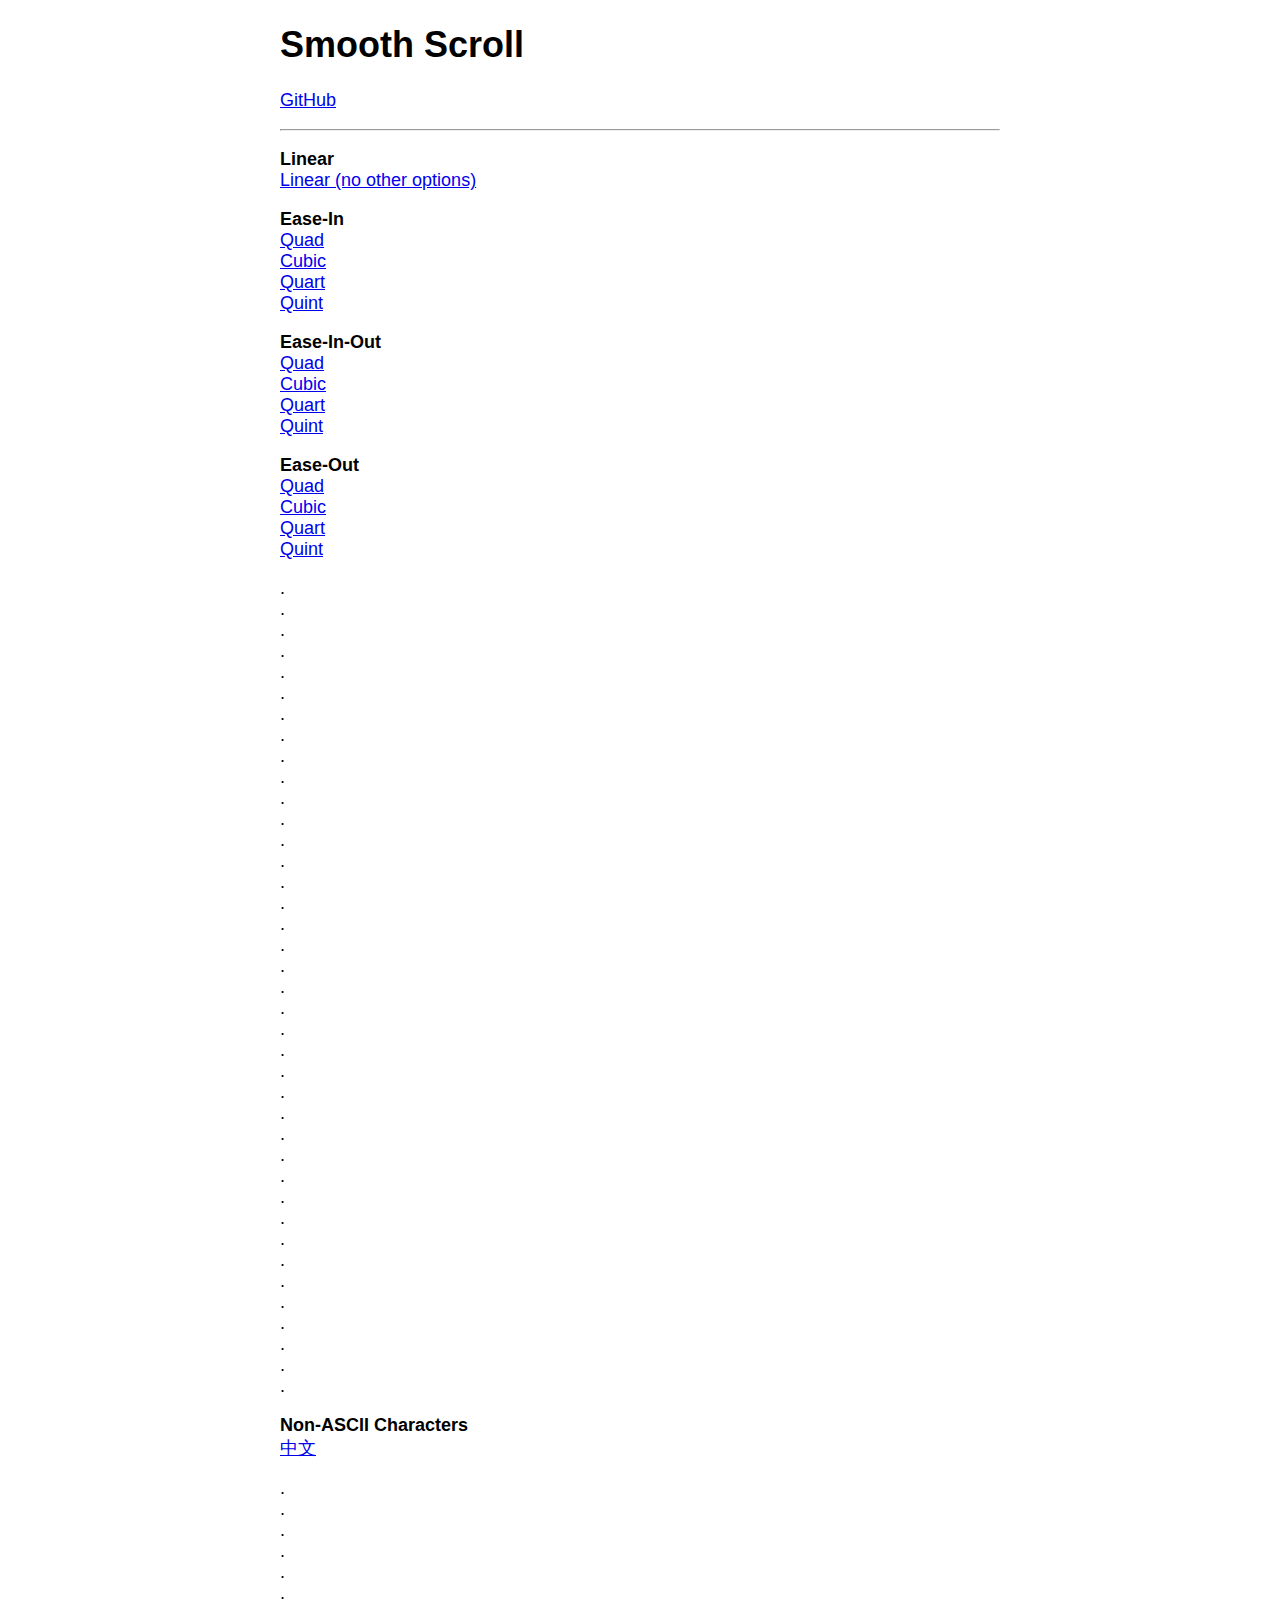
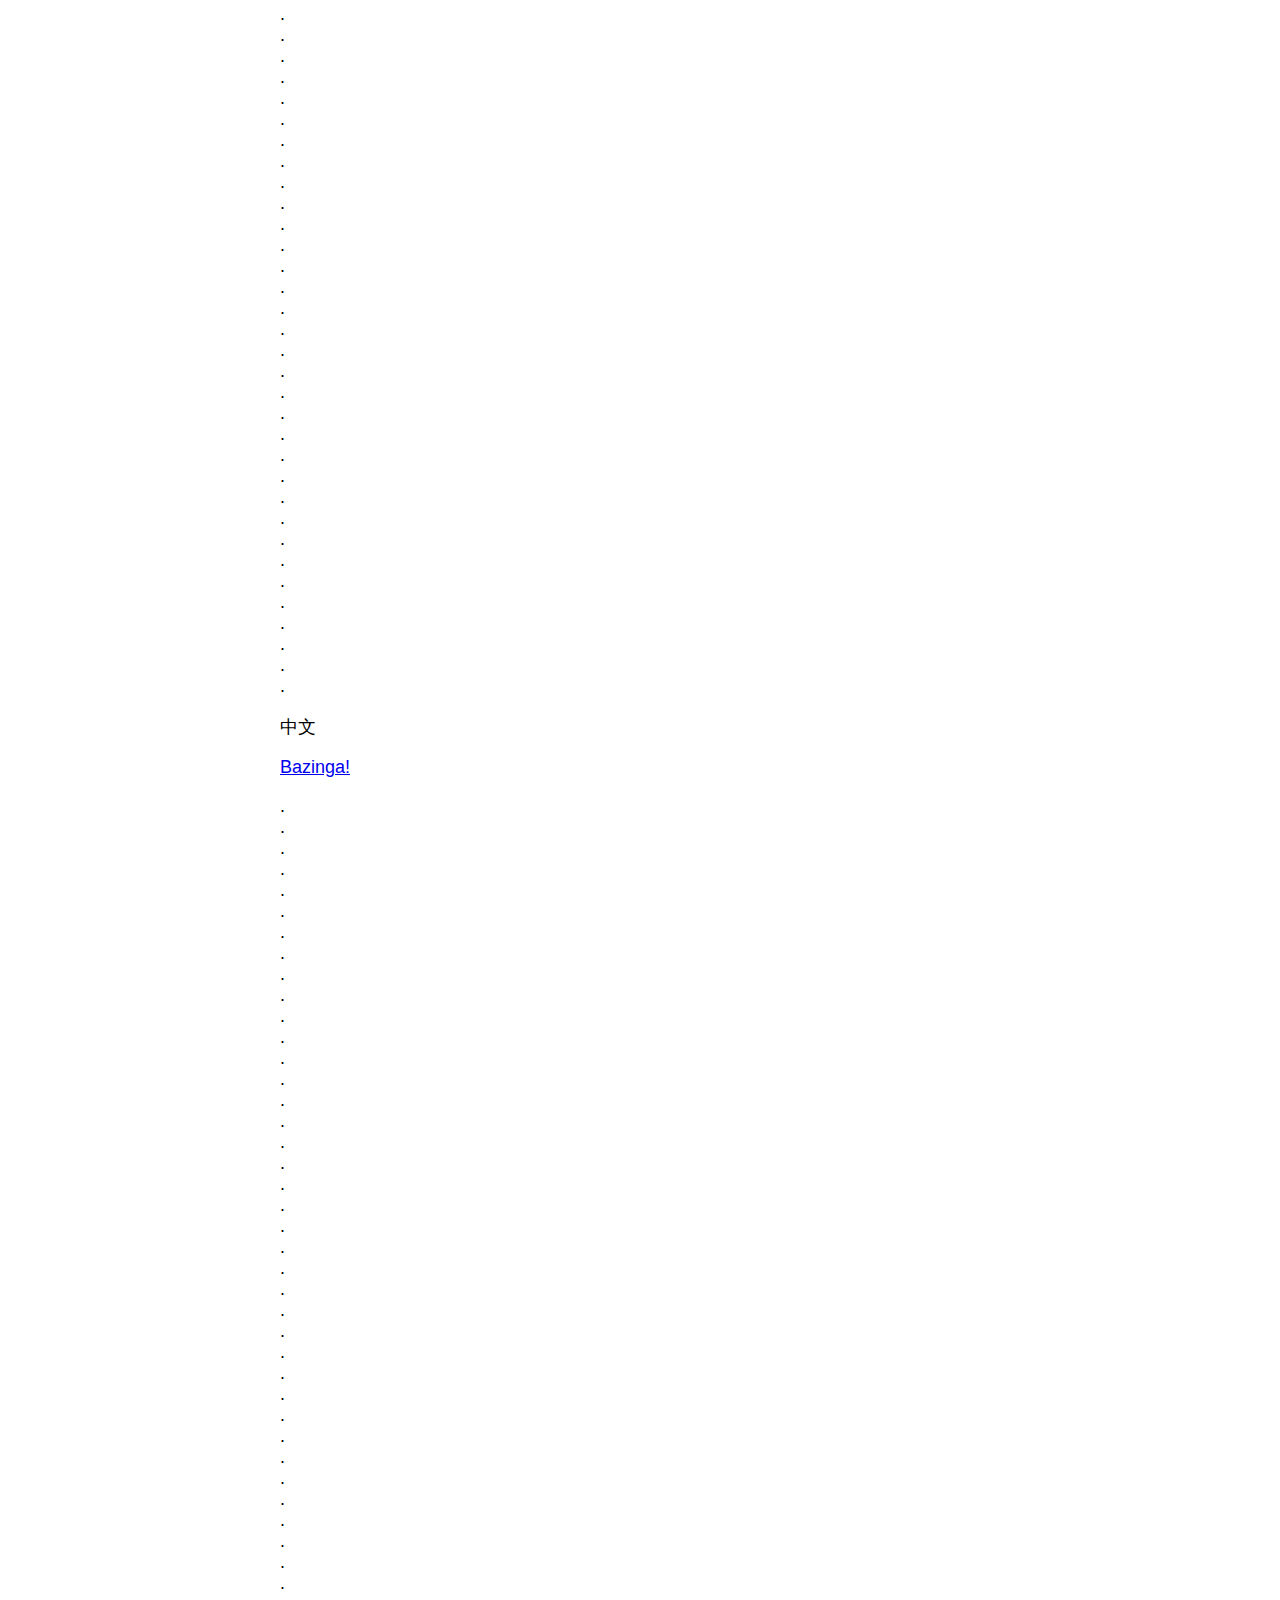
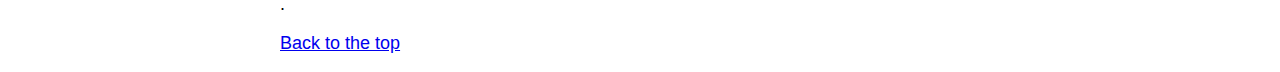
<file: drafts/smooth-scroll-master/smooth-scroll-master/docs/index.html>
<!DOCTYPE html>
<html lang="en">

	<head>
		<meta charset="utf-8">
		<title>Smooth Scroll</title>
		<meta name="viewport" content="width=device-width, initial-scale=1.0">

		<!-- stylesheets -->
		<style type="text/css">
			body {
				font-family: -apple-system, BlinkMacSystemFont, "Segoe UI", "Roboto", "Oxygen", "Ubuntu", "Cantarell", "Fira Sans", "Droid Sans", "Helvetica Neue", sans-serif;
				font-size: 112.5%;
				margin-left: auto;
				margin-right: auto;
				max-width: 40em;
				width: 88%;
			}
		</style>
	</head>

	<body>

		<main id="top">

			<nav>
				<h1>Smooth Scroll</h1>
				<p><a href="https://github.com/cferdinandi/smooth-scroll">GitHub</a></p>
				<hr>
			</nav>

			<section>
<p>
    <strong>Linear</strong><br>
    <a data-easing="linear" href="#bazinga">Linear (no other options)</a><br>
</p>

<p>
    <strong>Ease-In</strong><br>
    <a data-easing="easeInQuad" href="#bazinga">Quad</a><br>
    <a data-easing="easeInCubic" href="#bazinga">Cubic</a><br>
    <a data-easing="easeInQuart" href="#bazinga">Quart</a><br>
    <a data-easing="easeInQuint" href="#bazinga">Quint</a>
</p>

<p>
    <strong>Ease-In-Out</strong><br>
    <a data-easing="easeInOutQuad" href="#bazinga">Quad</a><br>
    <a data-easing="easeInOutCubic" href="#bazinga">Cubic</a><br>
    <a data-easing="easeInOutQuart" href="#bazinga">Quart</a><br>
    <a data-easing="easeInOutQuint" href="#bazinga">Quint</a>
</p>

<p>
    <strong>Ease-Out</strong><br>
    <a data-easing="easeOutQuad" href="#bazinga">Quad</a><br>
    <a data-easing="easeOutCubic" href="#bazinga">Cubic</a><br>
    <a data-easing="easeOutQuart" href="#bazinga">Quart</a><br>
    <a data-easing="easeOutQuint" href="#bazinga">Quint</a>
</p>

<p>
    .<br>.<br>.<br>.<br>.<br>.<br>.<br>.<br>.<br>.<br>.<br>.<br>.<br>
    .<br>.<br>.<br>.<br>.<br>.<br>.<br>.<br>.<br>.<br>.<br>.<br>.<br>
    .<br>.<br>.<br>.<br>.<br>.<br>.<br>.<br>.<br>.<br>.<br>.<br>.
</p>

<p>
    <strong>Non-ASCII Characters</strong><br>
    <a href="#中文">中文</a>
</p>

<p>
    .<br>.<br>.<br>.<br>.<br>.<br>.<br>.<br>.<br>.<br>.<br>.<br>.<br>
    .<br>.<br>.<br>.<br>.<br>.<br>.<br>.<br>.<br>.<br>.<br>.<br>.<br>
    .<br>.<br>.<br>.<br>.<br>.<br>.<br>.<br>.<br>.<br>.<br>.<br>.
</p>

<p id="中文">中文</p>

<p id="bazinga"><a href="#1@#%^-bottom">Bazinga!</a></p>

<p>
    .<br>.<br>.<br>.<br>.<br>.<br>.<br>.<br>.<br>.<br>.<br>.<br>.<br>
    .<br>.<br>.<br>.<br>.<br>.<br>.<br>.<br>.<br>.<br>.<br>.<br>.<br>
    .<br>.<br>.<br>.<br>.<br>.<br>.<br>.<br>.<br>.<br>.<br>.<br>.
</p>

<p id="1@#%^-bottom"><a href="#">Back to the top</a></p>
			</section>
		</main>

		<!-- Javascript -->
		<script src="dist/js/smooth-scroll.polyfills.min.js"></script>
		<script>
			var scroll = new SmoothScroll('a[href*="#"]:not([data-easing])');

			var linear = new SmoothScroll('[data-easing="linear"]', {easing: 'linear'});

			var easeInQuad = new SmoothScroll('[data-easing="easeInQuad"]', {easing: 'easeInQuad'});
			var easeInCubic = new SmoothScroll('[data-easing="easeInCubic"]', {easing: 'easeInCubic'});
			var easeInQuart = new SmoothScroll('[data-easing="easeInQuart"]', {easing: 'easeInQuart'});
			var easeInQuint = new SmoothScroll('[data-easing="easeInQuint"]', {easing: 'easeInQuint'});

			var easeInOutQuad = new SmoothScroll('[data-easing="easeInOutQuad"]', {easing: 'easeInOutQuad'});
			var easeInOutCubic = new SmoothScroll('[data-easing="easeInOutCubic"]', {easing: 'easeInOutCubic'});
			var easeInOutQuart = new SmoothScroll('[data-easing="easeInOutQuart"]', {easing: 'easeInOutQuart'});
			var easeInOutQuint = new SmoothScroll('[data-easing="easeInOutQuint"]', {easing: 'easeInOutQuint'});

			var easeOutQuad = new SmoothScroll('[data-easing="easeOutQuad"]', {easing: 'easeOutQuad'});
			var easeOutCubic = new SmoothScroll('[data-easing="easeOutCubic"]', {easing: 'easeOutCubic'});
			var easeOutQuart = new SmoothScroll('[data-easing="easeOutQuart"]', {easing: 'easeOutQuart'});
			var easeOutQuint = new SmoothScroll('[data-easing="easeOutQuint"]', {easing: 'easeOutQuint'});
		</script>


	</body>
</html>
</file>
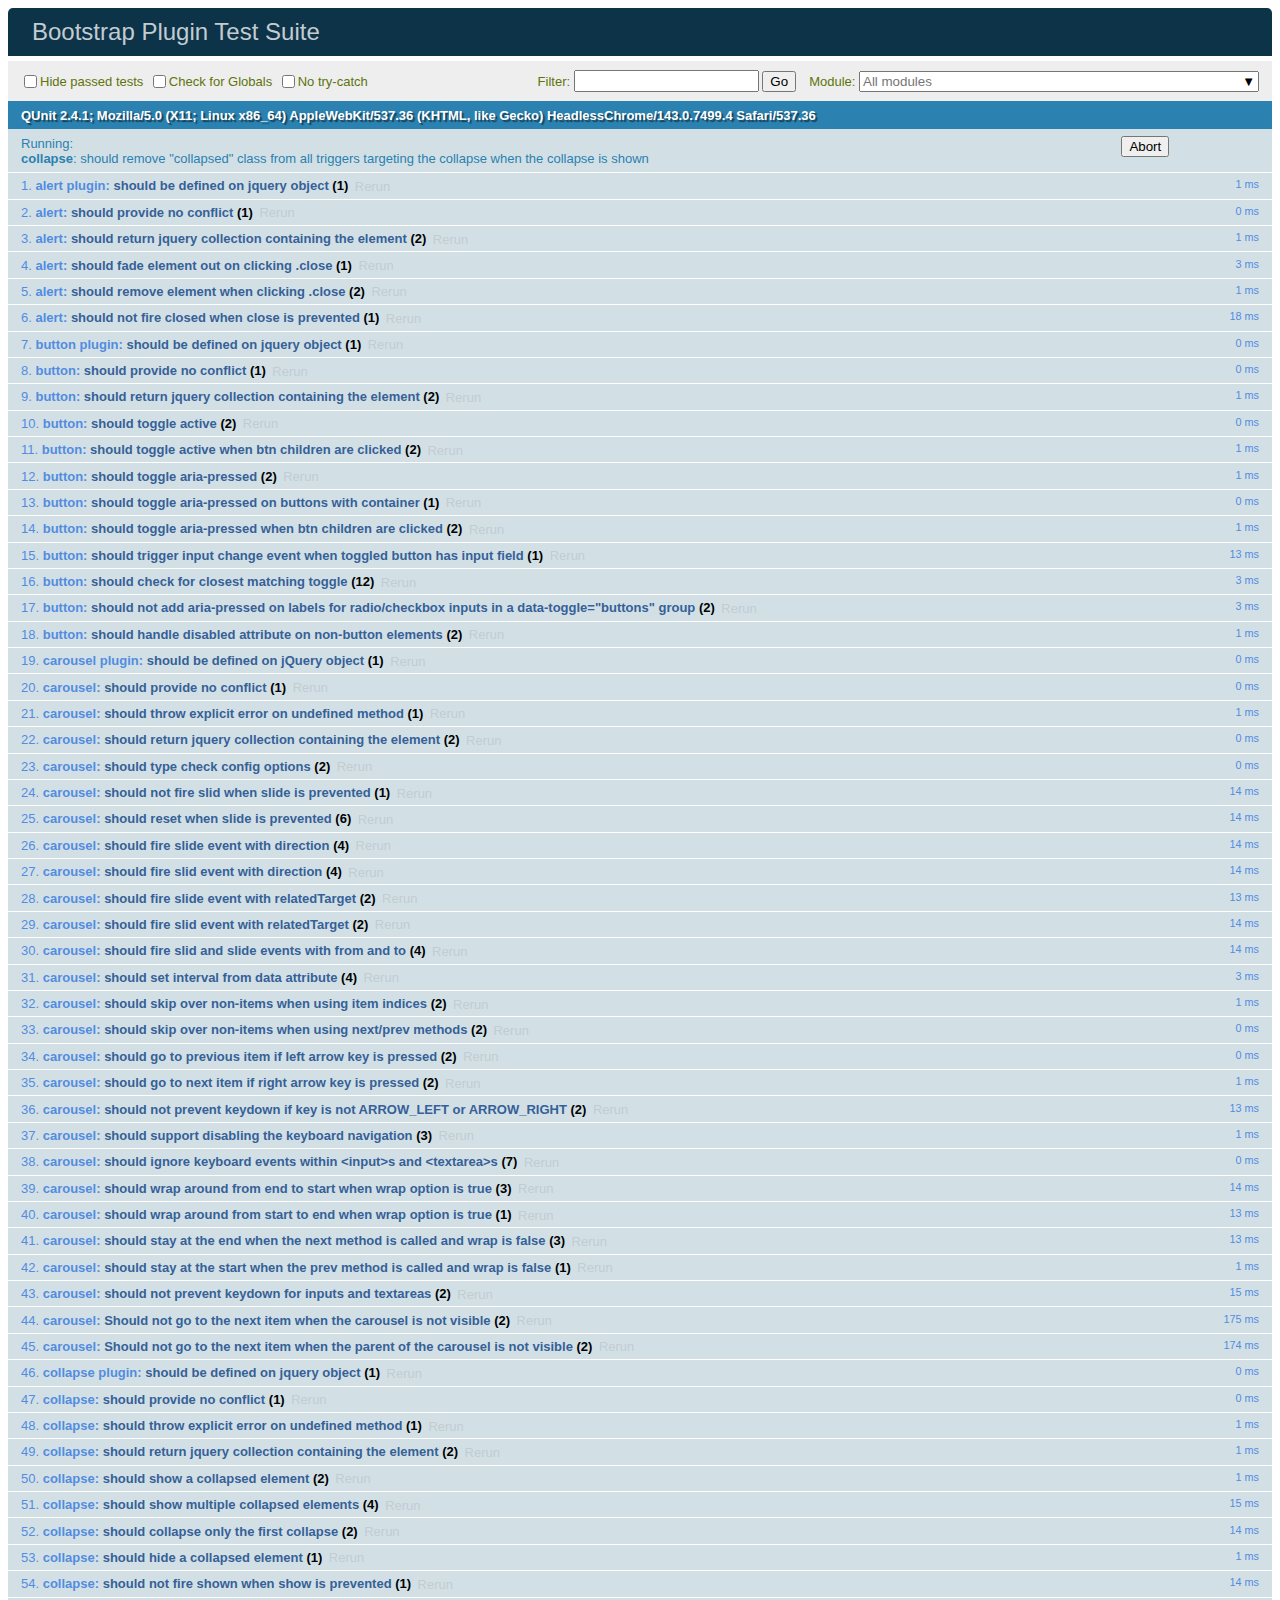
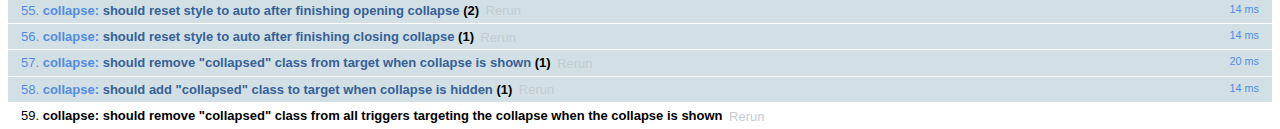
<file: drafts/bootstrap-4.0.0_2/bootstrap-4.0.0/js/tests/index.html>
<!doctype html>
<html lang="en">
  <head>
    <meta charset="utf-8">
    <meta name="viewport" content="width=device-width, initial-scale=1, shrink-to-fit=no">
    <title>Bootstrap Plugin Test Suite</title>

    <!-- jQuery -->
    <script>
      (function () {
        var path = '../../assets/js/vendor/jquery-slim.min.js'
        // get jquery param from the query string.
        var jQueryVersion = location.search.match(/[?&]jquery=(.*?)(?=&|$)/)

        // If a version was specified, use that version from our vendor folder
        if (jQueryVersion) {
          path = 'vendor/jquery-' + jQueryVersion[1] + '.min.js'
        }
        document.write('<script src="' + path + '"><\/script>')
      }())
    </script>
    <script src="../../assets/js/vendor/popper.min.js"></script>

    <!-- QUnit -->
    <link rel="stylesheet" href="vendor/qunit.css" media="screen">
    <script src="vendor/qunit.js"></script>

    <script>
      // Disable jQuery event aliases to ensure we don't accidentally use any of them
      [
        'blur',
        'focus',
        'focusin',
        'focusout',
        'resize',
        'scroll',
        'click',
        'dblclick',
        'mousedown',
        'mouseup',
        'mousemove',
        'mouseover',
        'mouseout',
        'mouseenter',
        'mouseleave',
        'change',
        'select',
        'submit',
        'keydown',
        'keypress',
        'keyup',
        'contextmenu'
      ].forEach(function(eventAlias) {
        $.fn[eventAlias] = function() {
          throw new Error('Using the ".' + eventAlias + '()" method is not allowed, so that Bootstrap can be compatible with custom jQuery builds which exclude the "event aliases" module that defines said method. See https://github.com/twbs/bootstrap/blob/master/CONTRIBUTING.md#js')
        }
      })

      // Require assert.expect in each test
      QUnit.config.requireExpects = true

      // See https://github.com/axemclion/grunt-saucelabs#test-result-details-with-qunit
      var log = []
      var testName

      QUnit.done(function(testResults) {
        var tests = []
        for (var i = 0; i < log.length; i++) {
          var details = log[i]
          tests.push({
            name: details.name,
            result: details.result,
            expected: details.expected,
            actual: details.actual,
            source: details.source
          })
        }
        testResults.tests = tests

        window.global_test_results = testResults
      })

      QUnit.testStart(function(testDetails) {
        QUnit.log(function(details) {
          if (!details.result) {
            details.name = testDetails.name
            log.push(details)
          }
        })
      })

      // Display fixture on-screen on iOS to avoid false positives
      // See https://github.com/twbs/bootstrap/pull/15955
      if (/iPhone|iPad|iPod/.test(navigator.userAgent)) {
        QUnit.begin(function() {
          $('#qunit-fixture').css({ top: 0, left: 0 })
        })

        QUnit.done(function() {
          $('#qunit-fixture').css({ top: '', left: '' })
        })
      }
    </script>

    <!-- Transpiled Plugins -->
    <script src="../dist/util.js"></script>
    <script src="../dist/alert.js"></script>
    <script src="../dist/button.js"></script>
    <script src="../dist/carousel.js"></script>
    <script src="../dist/collapse.js"></script>
    <script src="../dist/dropdown.js"></script>
    <script src="../dist/modal.js"></script>
    <script src="../dist/scrollspy.js"></script>
    <script src="../dist/tab.js"></script>
    <script src="../dist/tooltip.js"></script>
    <script src="../dist/popover.js"></script>

    <!-- Unit Tests -->
    <script src="unit/alert.js"></script>
    <script src="unit/button.js"></script>
    <script src="unit/carousel.js"></script>
    <script src="unit/collapse.js"></script>
    <script src="unit/dropdown.js"></script>
    <script src="unit/modal.js"></script>
    <script src="unit/scrollspy.js"></script>
    <script src="unit/tab.js"></script>
    <script src="unit/tooltip.js"></script>
    <script src="unit/popover.js"></script>
    <script src="unit/util.js"></script>
  </head>
  <body>
    <div id="qunit-container">
      <div id="qunit"></div>
      <div id="qunit-fixture"></div>
    </div>
  </body>
</html>
</file>
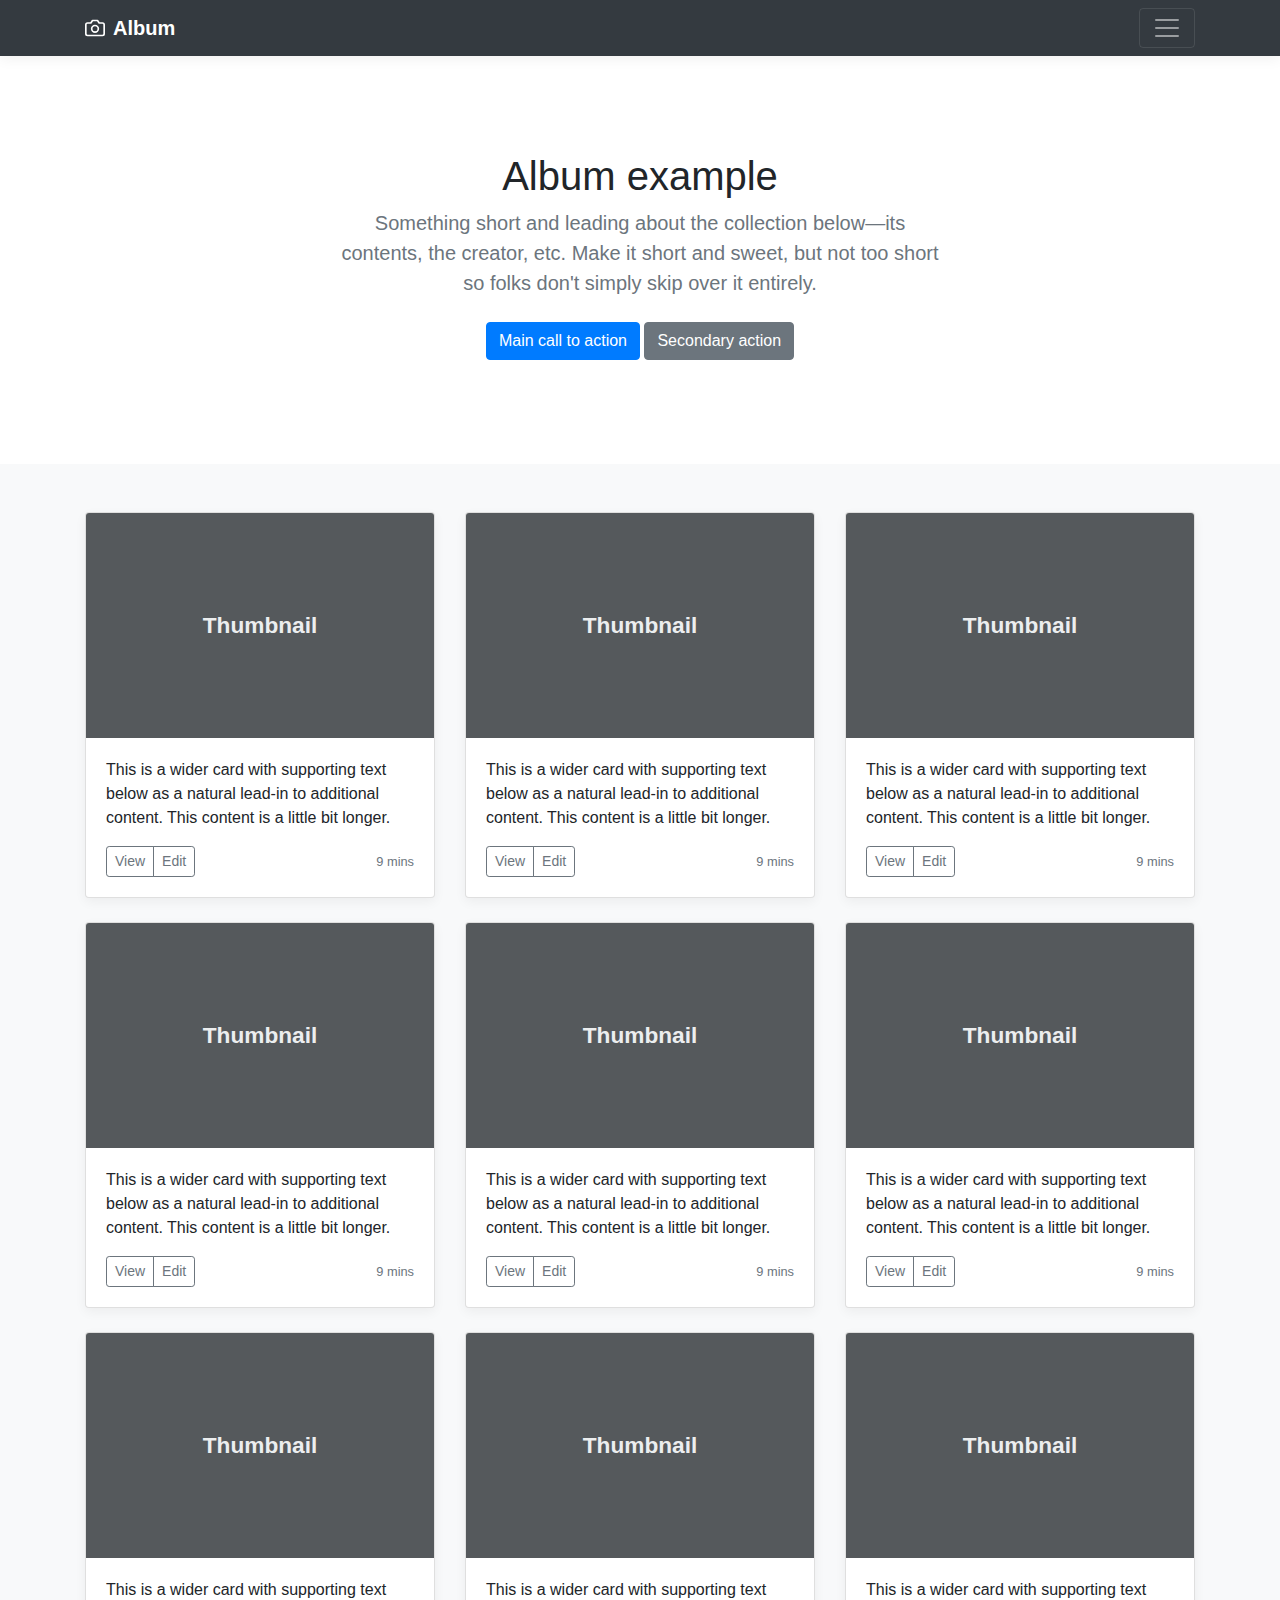
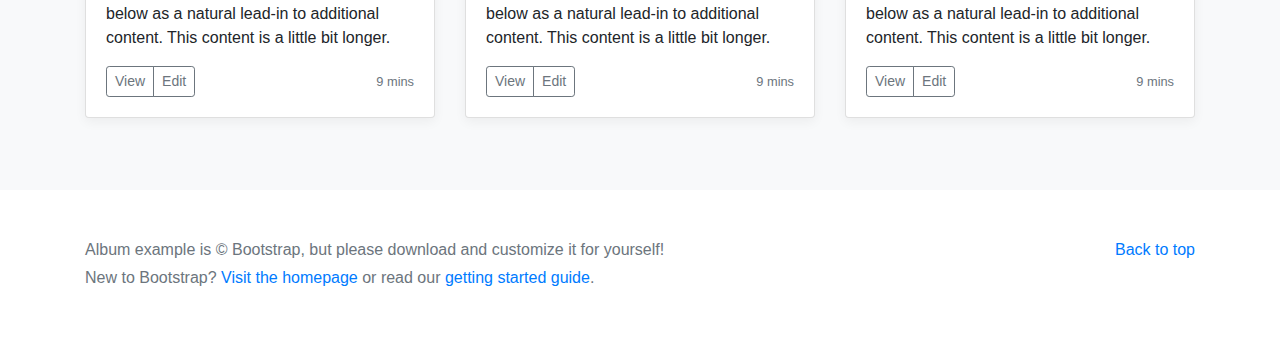
<file: drafts/bootstrap-4.0.0_2/bootstrap-4.0.0/docs/4.0/examples/album/index.html>
<!doctype html>
<html lang="en">
  <head>
    <meta charset="utf-8">
    <meta name="viewport" content="width=device-width, initial-scale=1, shrink-to-fit=no">
    <meta name="description" content="">
    <meta name="author" content="">
    <link rel="icon" href="../../../../favicon.ico">

    <title>Album example for Bootstrap</title>

    <!-- Bootstrap core CSS -->
    <link href="../../../../dist/css/bootstrap.min.css" rel="stylesheet">

    <!-- Custom styles for this template -->
    <link href="album.css" rel="stylesheet">
  </head>

  <body>

    <header>
      <div class="collapse bg-dark" id="navbarHeader">
        <div class="container">
          <div class="row">
            <div class="col-sm-8 col-md-7 py-4">
              <h4 class="text-white">About</h4>
              <p class="text-muted">Add some information about the album below, the author, or any other background context. Make it a few sentences long so folks can pick up some informative tidbits. Then, link them off to some social networking sites or contact information.</p>
            </div>
            <div class="col-sm-4 offset-md-1 py-4">
              <h4 class="text-white">Contact</h4>
              <ul class="list-unstyled">
                <li><a href="#" class="text-white">Follow on Twitter</a></li>
                <li><a href="#" class="text-white">Like on Facebook</a></li>
                <li><a href="#" class="text-white">Email me</a></li>
              </ul>
            </div>
          </div>
        </div>
      </div>
      <div class="navbar navbar-dark bg-dark box-shadow">
        <div class="container d-flex justify-content-between">
          <a href="#" class="navbar-brand d-flex align-items-center">
            <svg xmlns="http://www.w3.org/2000/svg" width="20" height="20" viewBox="0 0 24 24" fill="none" stroke="currentColor" stroke-width="2" stroke-linecap="round" stroke-linejoin="round" class="mr-2"><path d="M23 19a2 2 0 0 1-2 2H3a2 2 0 0 1-2-2V8a2 2 0 0 1 2-2h4l2-3h6l2 3h4a2 2 0 0 1 2 2z"></path><circle cx="12" cy="13" r="4"></circle></svg>
            <strong>Album</strong>
          </a>
          <button class="navbar-toggler" type="button" data-toggle="collapse" data-target="#navbarHeader" aria-controls="navbarHeader" aria-expanded="false" aria-label="Toggle navigation">
            <span class="navbar-toggler-icon"></span>
          </button>
        </div>
      </div>
    </header>

    <main role="main">

      <section class="jumbotron text-center">
        <div class="container">
          <h1 class="jumbotron-heading">Album example</h1>
          <p class="lead text-muted">Something short and leading about the collection below—its contents, the creator, etc. Make it short and sweet, but not too short so folks don't simply skip over it entirely.</p>
          <p>
            <a href="#" class="btn btn-primary my-2">Main call to action</a>
            <a href="#" class="btn btn-secondary my-2">Secondary action</a>
          </p>
        </div>
      </section>

      <div class="album py-5 bg-light">
        <div class="container">

          <div class="row">
            <div class="col-md-4">
              <div class="card mb-4 box-shadow">
                <img class="card-img-top" data-src="holder.js/100px225?theme=thumb&bg=55595c&fg=eceeef&text=Thumbnail" alt="Card image cap">
                <div class="card-body">
                  <p class="card-text">This is a wider card with supporting text below as a natural lead-in to additional content. This content is a little bit longer.</p>
                  <div class="d-flex justify-content-between align-items-center">
                    <div class="btn-group">
                      <button type="button" class="btn btn-sm btn-outline-secondary">View</button>
                      <button type="button" class="btn btn-sm btn-outline-secondary">Edit</button>
                    </div>
                    <small class="text-muted">9 mins</small>
                  </div>
                </div>
              </div>
            </div>
            <div class="col-md-4">
              <div class="card mb-4 box-shadow">
                <img class="card-img-top" data-src="holder.js/100px225?theme=thumb&bg=55595c&fg=eceeef&text=Thumbnail" alt="Card image cap">
                <div class="card-body">
                  <p class="card-text">This is a wider card with supporting text below as a natural lead-in to additional content. This content is a little bit longer.</p>
                  <div class="d-flex justify-content-between align-items-center">
                    <div class="btn-group">
                      <button type="button" class="btn btn-sm btn-outline-secondary">View</button>
                      <button type="button" class="btn btn-sm btn-outline-secondary">Edit</button>
                    </div>
                    <small class="text-muted">9 mins</small>
                  </div>
                </div>
              </div>
            </div>
            <div class="col-md-4">
              <div class="card mb-4 box-shadow">
                <img class="card-img-top" data-src="holder.js/100px225?theme=thumb&bg=55595c&fg=eceeef&text=Thumbnail" alt="Card image cap">
                <div class="card-body">
                  <p class="card-text">This is a wider card with supporting text below as a natural lead-in to additional content. This content is a little bit longer.</p>
                  <div class="d-flex justify-content-between align-items-center">
                    <div class="btn-group">
                      <button type="button" class="btn btn-sm btn-outline-secondary">View</button>
                      <button type="button" class="btn btn-sm btn-outline-secondary">Edit</button>
                    </div>
                    <small class="text-muted">9 mins</small>
                  </div>
                </div>
              </div>
            </div>

            <div class="col-md-4">
              <div class="card mb-4 box-shadow">
                <img class="card-img-top" data-src="holder.js/100px225?theme=thumb&bg=55595c&fg=eceeef&text=Thumbnail" alt="Card image cap">
                <div class="card-body">
                  <p class="card-text">This is a wider card with supporting text below as a natural lead-in to additional content. This content is a little bit longer.</p>
                  <div class="d-flex justify-content-between align-items-center">
                    <div class="btn-group">
                      <button type="button" class="btn btn-sm btn-outline-secondary">View</button>
                      <button type="button" class="btn btn-sm btn-outline-secondary">Edit</button>
                    </div>
                    <small class="text-muted">9 mins</small>
                  </div>
                </div>
              </div>
            </div>
            <div class="col-md-4">
              <div class="card mb-4 box-shadow">
                <img class="card-img-top" data-src="holder.js/100px225?theme=thumb&bg=55595c&fg=eceeef&text=Thumbnail" alt="Card image cap">
                <div class="card-body">
                  <p class="card-text">This is a wider card with supporting text below as a natural lead-in to additional content. This content is a little bit longer.</p>
                  <div class="d-flex justify-content-between align-items-center">
                    <div class="btn-group">
                      <button type="button" class="btn btn-sm btn-outline-secondary">View</button>
                      <button type="button" class="btn btn-sm btn-outline-secondary">Edit</button>
                    </div>
                    <small class="text-muted">9 mins</small>
                  </div>
                </div>
              </div>
            </div>
            <div class="col-md-4">
              <div class="card mb-4 box-shadow">
                <img class="card-img-top" data-src="holder.js/100px225?theme=thumb&bg=55595c&fg=eceeef&text=Thumbnail" alt="Card image cap">
                <div class="card-body">
                  <p class="card-text">This is a wider card with supporting text below as a natural lead-in to additional content. This content is a little bit longer.</p>
                  <div class="d-flex justify-content-between align-items-center">
                    <div class="btn-group">
                      <button type="button" class="btn btn-sm btn-outline-secondary">View</button>
                      <button type="button" class="btn btn-sm btn-outline-secondary">Edit</button>
                    </div>
                    <small class="text-muted">9 mins</small>
                  </div>
                </div>
              </div>
            </div>

            <div class="col-md-4">
              <div class="card mb-4 box-shadow">
                <img class="card-img-top" data-src="holder.js/100px225?theme=thumb&bg=55595c&fg=eceeef&text=Thumbnail" alt="Card image cap">
                <div class="card-body">
                  <p class="card-text">This is a wider card with supporting text below as a natural lead-in to additional content. This content is a little bit longer.</p>
                  <div class="d-flex justify-content-between align-items-center">
                    <div class="btn-group">
                      <button type="button" class="btn btn-sm btn-outline-secondary">View</button>
                      <button type="button" class="btn btn-sm btn-outline-secondary">Edit</button>
                    </div>
                    <small class="text-muted">9 mins</small>
                  </div>
                </div>
              </div>
            </div>
            <div class="col-md-4">
              <div class="card mb-4 box-shadow">
                <img class="card-img-top" data-src="holder.js/100px225?theme=thumb&bg=55595c&fg=eceeef&text=Thumbnail" alt="Card image cap">
                <div class="card-body">
                  <p class="card-text">This is a wider card with supporting text below as a natural lead-in to additional content. This content is a little bit longer.</p>
                  <div class="d-flex justify-content-between align-items-center">
                    <div class="btn-group">
                      <button type="button" class="btn btn-sm btn-outline-secondary">View</button>
                      <button type="button" class="btn btn-sm btn-outline-secondary">Edit</button>
                    </div>
                    <small class="text-muted">9 mins</small>
                  </div>
                </div>
              </div>
            </div>
            <div class="col-md-4">
              <div class="card mb-4 box-shadow">
                <img class="card-img-top" data-src="holder.js/100px225?theme=thumb&bg=55595c&fg=eceeef&text=Thumbnail" alt="Card image cap">
                <div class="card-body">
                  <p class="card-text">This is a wider card with supporting text below as a natural lead-in to additional content. This content is a little bit longer.</p>
                  <div class="d-flex justify-content-between align-items-center">
                    <div class="btn-group">
                      <button type="button" class="btn btn-sm btn-outline-secondary">View</button>
                      <button type="button" class="btn btn-sm btn-outline-secondary">Edit</button>
                    </div>
                    <small class="text-muted">9 mins</small>
                  </div>
                </div>
              </div>
            </div>
          </div>
        </div>
      </div>

    </main>

    <footer class="text-muted">
      <div class="container">
        <p class="float-right">
          <a href="#">Back to top</a>
        </p>
        <p>Album example is &copy; Bootstrap, but please download and customize it for yourself!</p>
        <p>New to Bootstrap? <a href="../../">Visit the homepage</a> or read our <a href="../../getting-started/">getting started guide</a>.</p>
      </div>
    </footer>

    <!-- Bootstrap core JavaScript
    ================================================== -->
    <!-- Placed at the end of the document so the pages load faster -->
    <script src="https://code.jquery.com/jquery-3.2.1.slim.min.js" integrity="sha384-KJ3o2DKtIkvYIK3UENzmM7KCkRr/rE9/Qpg6aAZGJwFDMVNA/GpGFF93hXpG5KkN" crossorigin="anonymous"></script>
    <script>window.jQuery || document.write('<script src="../../../../assets/js/vendor/jquery-slim.min.js"><\/script>')</script>
    <script src="../../../../assets/js/vendor/popper.min.js"></script>
    <script src="../../../../dist/js/bootstrap.min.js"></script>
    <script src="../../../../assets/js/vendor/holder.min.js"></script>
  </body>
</html>
</file>
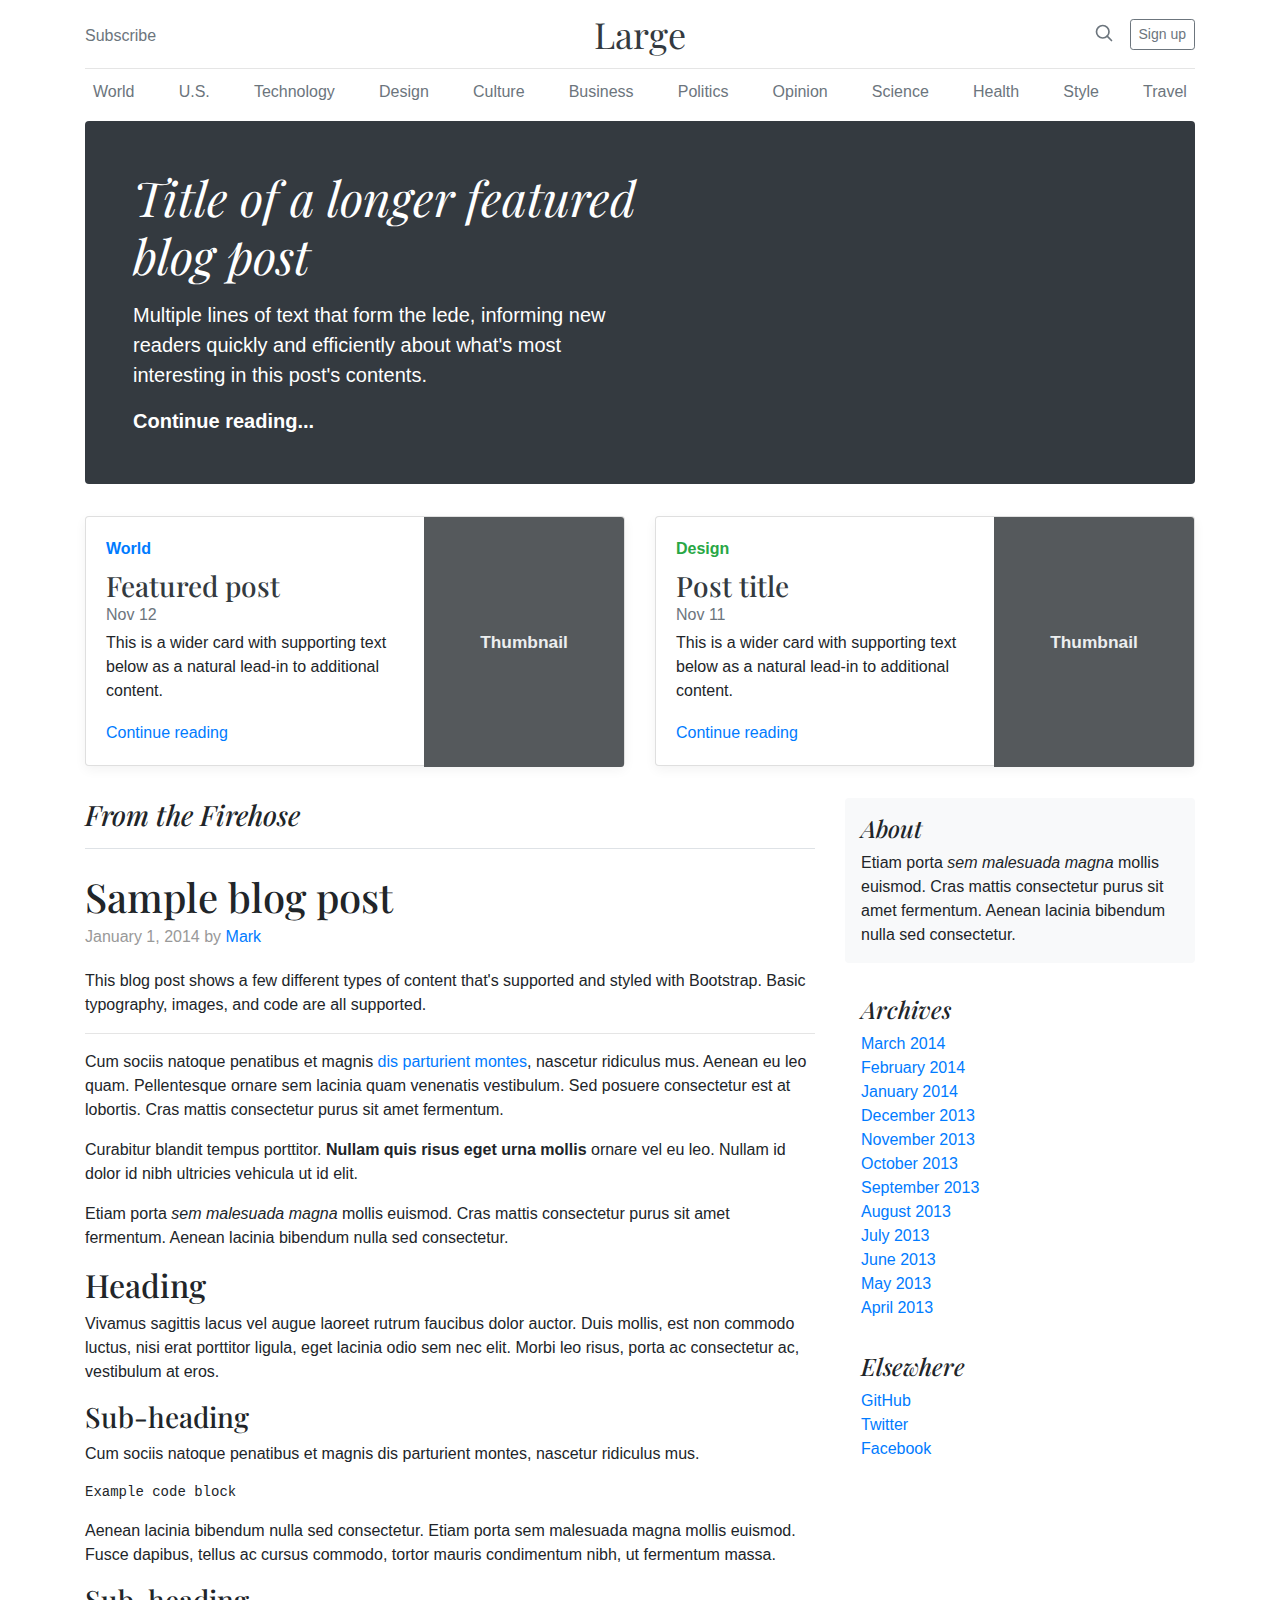
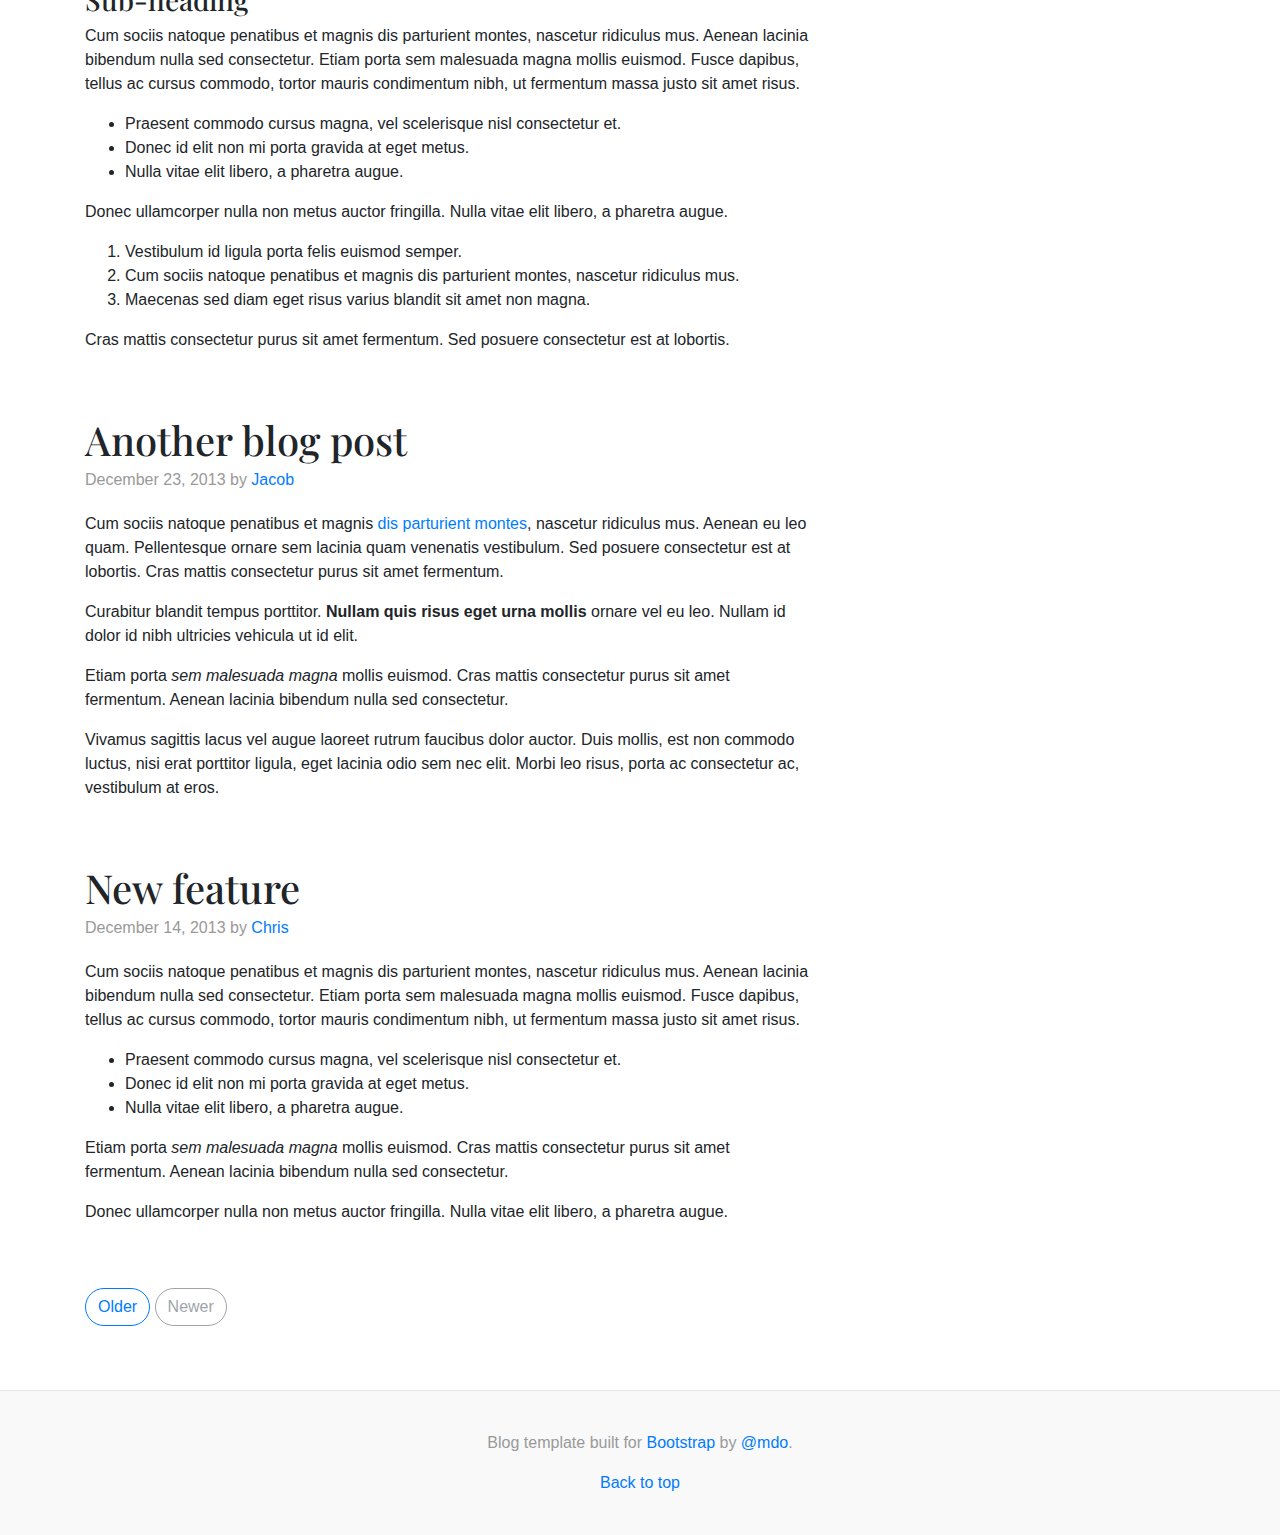
<file: drafts/bootstrap-4.0.0_2/bootstrap-4.0.0/docs/4.0/examples/blog/index.html>
<!doctype html>
<html lang="en">
  <head>
    <meta charset="utf-8">
    <meta name="viewport" content="width=device-width, initial-scale=1, shrink-to-fit=no">
    <meta name="description" content="">
    <meta name="author" content="">
    <link rel="icon" href="../../../../favicon.ico">

    <title>Blog Template for Bootstrap</title>

    <!-- Bootstrap core CSS -->
    <link href="../../../../dist/css/bootstrap.min.css" rel="stylesheet">

    <!-- Custom styles for this template -->
    <link href="https://fonts.googleapis.com/css?family=Playfair+Display:700,900" rel="stylesheet">
    <link href="blog.css" rel="stylesheet">
  </head>

  <body>

    <div class="container">
      <header class="blog-header py-3">
        <div class="row flex-nowrap justify-content-between align-items-center">
          <div class="col-4 pt-1">
            <a class="text-muted" href="#">Subscribe</a>
          </div>
          <div class="col-4 text-center">
            <a class="blog-header-logo text-dark" href="#">Large</a>
          </div>
          <div class="col-4 d-flex justify-content-end align-items-center">
            <a class="text-muted" href="#">
              <svg xmlns="http://www.w3.org/2000/svg" width="20" height="20" viewBox="0 0 24 24" fill="none" stroke="currentColor" stroke-width="2" stroke-linecap="round" stroke-linejoin="round" class="mx-3"><circle cx="10.5" cy="10.5" r="7.5"></circle><line x1="21" y1="21" x2="15.8" y2="15.8"></line></svg>
            </a>
            <a class="btn btn-sm btn-outline-secondary" href="#">Sign up</a>
          </div>
        </div>
      </header>

      <div class="nav-scroller py-1 mb-2">
        <nav class="nav d-flex justify-content-between">
          <a class="p-2 text-muted" href="#">World</a>
          <a class="p-2 text-muted" href="#">U.S.</a>
          <a class="p-2 text-muted" href="#">Technology</a>
          <a class="p-2 text-muted" href="#">Design</a>
          <a class="p-2 text-muted" href="#">Culture</a>
          <a class="p-2 text-muted" href="#">Business</a>
          <a class="p-2 text-muted" href="#">Politics</a>
          <a class="p-2 text-muted" href="#">Opinion</a>
          <a class="p-2 text-muted" href="#">Science</a>
          <a class="p-2 text-muted" href="#">Health</a>
          <a class="p-2 text-muted" href="#">Style</a>
          <a class="p-2 text-muted" href="#">Travel</a>
        </nav>
      </div>

      <div class="jumbotron p-3 p-md-5 text-white rounded bg-dark">
        <div class="col-md-6 px-0">
          <h1 class="display-4 font-italic">Title of a longer featured blog post</h1>
          <p class="lead my-3">Multiple lines of text that form the lede, informing new readers quickly and efficiently about what's most interesting in this post's contents.</p>
          <p class="lead mb-0"><a href="#" class="text-white font-weight-bold">Continue reading...</a></p>
        </div>
      </div>

      <div class="row mb-2">
        <div class="col-md-6">
          <div class="card flex-md-row mb-4 box-shadow h-md-250">
            <div class="card-body d-flex flex-column align-items-start">
              <strong class="d-inline-block mb-2 text-primary">World</strong>
              <h3 class="mb-0">
                <a class="text-dark" href="#">Featured post</a>
              </h3>
              <div class="mb-1 text-muted">Nov 12</div>
              <p class="card-text mb-auto">This is a wider card with supporting text below as a natural lead-in to additional content.</p>
              <a href="#">Continue reading</a>
            </div>
            <img class="card-img-right flex-auto d-none d-md-block" data-src="holder.js/200x250?theme=thumb" alt="Card image cap">
          </div>
        </div>
        <div class="col-md-6">
          <div class="card flex-md-row mb-4 box-shadow h-md-250">
            <div class="card-body d-flex flex-column align-items-start">
              <strong class="d-inline-block mb-2 text-success">Design</strong>
              <h3 class="mb-0">
                <a class="text-dark" href="#">Post title</a>
              </h3>
              <div class="mb-1 text-muted">Nov 11</div>
              <p class="card-text mb-auto">This is a wider card with supporting text below as a natural lead-in to additional content.</p>
              <a href="#">Continue reading</a>
            </div>
            <img class="card-img-right flex-auto d-none d-md-block" data-src="holder.js/200x250?theme=thumb" alt="Card image cap">
          </div>
        </div>
      </div>
    </div>

    <main role="main" class="container">
      <div class="row">
        <div class="col-md-8 blog-main">
          <h3 class="pb-3 mb-4 font-italic border-bottom">
            From the Firehose
          </h3>

          <div class="blog-post">
            <h2 class="blog-post-title">Sample blog post</h2>
            <p class="blog-post-meta">January 1, 2014 by <a href="#">Mark</a></p>

            <p>This blog post shows a few different types of content that's supported and styled with Bootstrap. Basic typography, images, and code are all supported.</p>
            <hr>
            <p>Cum sociis natoque penatibus et magnis <a href="#">dis parturient montes</a>, nascetur ridiculus mus. Aenean eu leo quam. Pellentesque ornare sem lacinia quam venenatis vestibulum. Sed posuere consectetur est at lobortis. Cras mattis consectetur purus sit amet fermentum.</p>
            <blockquote>
              <p>Curabitur blandit tempus porttitor. <strong>Nullam quis risus eget urna mollis</strong> ornare vel eu leo. Nullam id dolor id nibh ultricies vehicula ut id elit.</p>
            </blockquote>
            <p>Etiam porta <em>sem malesuada magna</em> mollis euismod. Cras mattis consectetur purus sit amet fermentum. Aenean lacinia bibendum nulla sed consectetur.</p>
            <h2>Heading</h2>
            <p>Vivamus sagittis lacus vel augue laoreet rutrum faucibus dolor auctor. Duis mollis, est non commodo luctus, nisi erat porttitor ligula, eget lacinia odio sem nec elit. Morbi leo risus, porta ac consectetur ac, vestibulum at eros.</p>
            <h3>Sub-heading</h3>
            <p>Cum sociis natoque penatibus et magnis dis parturient montes, nascetur ridiculus mus.</p>
            <pre><code>Example code block</code></pre>
            <p>Aenean lacinia bibendum nulla sed consectetur. Etiam porta sem malesuada magna mollis euismod. Fusce dapibus, tellus ac cursus commodo, tortor mauris condimentum nibh, ut fermentum massa.</p>
            <h3>Sub-heading</h3>
            <p>Cum sociis natoque penatibus et magnis dis parturient montes, nascetur ridiculus mus. Aenean lacinia bibendum nulla sed consectetur. Etiam porta sem malesuada magna mollis euismod. Fusce dapibus, tellus ac cursus commodo, tortor mauris condimentum nibh, ut fermentum massa justo sit amet risus.</p>
            <ul>
              <li>Praesent commodo cursus magna, vel scelerisque nisl consectetur et.</li>
              <li>Donec id elit non mi porta gravida at eget metus.</li>
              <li>Nulla vitae elit libero, a pharetra augue.</li>
            </ul>
            <p>Donec ullamcorper nulla non metus auctor fringilla. Nulla vitae elit libero, a pharetra augue.</p>
            <ol>
              <li>Vestibulum id ligula porta felis euismod semper.</li>
              <li>Cum sociis natoque penatibus et magnis dis parturient montes, nascetur ridiculus mus.</li>
              <li>Maecenas sed diam eget risus varius blandit sit amet non magna.</li>
            </ol>
            <p>Cras mattis consectetur purus sit amet fermentum. Sed posuere consectetur est at lobortis.</p>
          </div><!-- /.blog-post -->

          <div class="blog-post">
            <h2 class="blog-post-title">Another blog post</h2>
            <p class="blog-post-meta">December 23, 2013 by <a href="#">Jacob</a></p>

            <p>Cum sociis natoque penatibus et magnis <a href="#">dis parturient montes</a>, nascetur ridiculus mus. Aenean eu leo quam. Pellentesque ornare sem lacinia quam venenatis vestibulum. Sed posuere consectetur est at lobortis. Cras mattis consectetur purus sit amet fermentum.</p>
            <blockquote>
              <p>Curabitur blandit tempus porttitor. <strong>Nullam quis risus eget urna mollis</strong> ornare vel eu leo. Nullam id dolor id nibh ultricies vehicula ut id elit.</p>
            </blockquote>
            <p>Etiam porta <em>sem malesuada magna</em> mollis euismod. Cras mattis consectetur purus sit amet fermentum. Aenean lacinia bibendum nulla sed consectetur.</p>
            <p>Vivamus sagittis lacus vel augue laoreet rutrum faucibus dolor auctor. Duis mollis, est non commodo luctus, nisi erat porttitor ligula, eget lacinia odio sem nec elit. Morbi leo risus, porta ac consectetur ac, vestibulum at eros.</p>
          </div><!-- /.blog-post -->

          <div class="blog-post">
            <h2 class="blog-post-title">New feature</h2>
            <p class="blog-post-meta">December 14, 2013 by <a href="#">Chris</a></p>

            <p>Cum sociis natoque penatibus et magnis dis parturient montes, nascetur ridiculus mus. Aenean lacinia bibendum nulla sed consectetur. Etiam porta sem malesuada magna mollis euismod. Fusce dapibus, tellus ac cursus commodo, tortor mauris condimentum nibh, ut fermentum massa justo sit amet risus.</p>
            <ul>
              <li>Praesent commodo cursus magna, vel scelerisque nisl consectetur et.</li>
              <li>Donec id elit non mi porta gravida at eget metus.</li>
              <li>Nulla vitae elit libero, a pharetra augue.</li>
            </ul>
            <p>Etiam porta <em>sem malesuada magna</em> mollis euismod. Cras mattis consectetur purus sit amet fermentum. Aenean lacinia bibendum nulla sed consectetur.</p>
            <p>Donec ullamcorper nulla non metus auctor fringilla. Nulla vitae elit libero, a pharetra augue.</p>
          </div><!-- /.blog-post -->

          <nav class="blog-pagination">
            <a class="btn btn-outline-primary" href="#">Older</a>
            <a class="btn btn-outline-secondary disabled" href="#">Newer</a>
          </nav>

        </div><!-- /.blog-main -->

        <aside class="col-md-4 blog-sidebar">
          <div class="p-3 mb-3 bg-light rounded">
            <h4 class="font-italic">About</h4>
            <p class="mb-0">Etiam porta <em>sem malesuada magna</em> mollis euismod. Cras mattis consectetur purus sit amet fermentum. Aenean lacinia bibendum nulla sed consectetur.</p>
          </div>

          <div class="p-3">
            <h4 class="font-italic">Archives</h4>
            <ol class="list-unstyled mb-0">
              <li><a href="#">March 2014</a></li>
              <li><a href="#">February 2014</a></li>
              <li><a href="#">January 2014</a></li>
              <li><a href="#">December 2013</a></li>
              <li><a href="#">November 2013</a></li>
              <li><a href="#">October 2013</a></li>
              <li><a href="#">September 2013</a></li>
              <li><a href="#">August 2013</a></li>
              <li><a href="#">July 2013</a></li>
              <li><a href="#">June 2013</a></li>
              <li><a href="#">May 2013</a></li>
              <li><a href="#">April 2013</a></li>
            </ol>
          </div>

          <div class="p-3">
            <h4 class="font-italic">Elsewhere</h4>
            <ol class="list-unstyled">
              <li><a href="#">GitHub</a></li>
              <li><a href="#">Twitter</a></li>
              <li><a href="#">Facebook</a></li>
            </ol>
          </div>
        </aside><!-- /.blog-sidebar -->

      </div><!-- /.row -->

    </main><!-- /.container -->

    <footer class="blog-footer">
      <p>Blog template built for <a href="https://getbootstrap.com/">Bootstrap</a> by <a href="https://twitter.com/mdo">@mdo</a>.</p>
      <p>
        <a href="#">Back to top</a>
      </p>
    </footer>

    <!-- Bootstrap core JavaScript
    ================================================== -->
    <!-- Placed at the end of the document so the pages load faster -->
    <script src="https://code.jquery.com/jquery-3.2.1.slim.min.js" integrity="sha384-KJ3o2DKtIkvYIK3UENzmM7KCkRr/rE9/Qpg6aAZGJwFDMVNA/GpGFF93hXpG5KkN" crossorigin="anonymous"></script>
    <script>window.jQuery || document.write('<script src="../../../../assets/js/vendor/jquery-slim.min.js"><\/script>')</script>
    <script src="../../../../assets/js/vendor/popper.min.js"></script>
    <script src="../../../../dist/js/bootstrap.min.js"></script>
    <script src="../../../../assets/js/vendor/holder.min.js"></script>
    <script>
      Holder.addTheme('thumb', {
        bg: '#55595c',
        fg: '#eceeef',
        text: 'Thumbnail'
      });
    </script>
  </body>
</html>
</file>
<file: assets/css/style.css>
body{
    margin: 0px;
    padding: 0px;
    font-family: sans-serif;
}
nav{
    position: fixed;
    top: 0px;
    left: 0px;
    width: 100%;
    height: 70px;
    padding: 10px 100px;
    transition: .5s;
    box-sizing: border-box;
}
nav.black{
    background: rgba(255,255,255,1);
}
nav .logo{
    float:left;
}
nav .logo img{
    height: 60px;
    transition: .5s;
}
nav ul{
    float: right;
    margin: 0;
    padding: 0;
    display: flex;
}
nav ul li {
    list-style: none;
}
nav ul li a{
    line-height:60px;
    color: #1aecec;
    padding:5px 15px;
    text-decoration: none;
    text-transform: uppercase;
    transition: .5s; 
    font-family: 'Roboto',sans-serif;
    font-size: 13px;
}
nav ul li a.active,
nav ul li a:hover{
    color:#df9d0e;
    text-decoration: none;
}
/*#home{
    background-image: url(../images/bg2.jpeg);
}*/

.section-padding {
    padding-top: 100px;
    padding-bottom: 100px;
}
.about h1{
    font-size: 50px;

}
.empty40{
    margin: 20px 0px;
    overflow: hidden;
}

.slider-area.home-bg {
    padding: 0;
    height: 100vh;
}

.home-bg {
    background: rgba(255,255,255,0) url(../images/bg2.jpeg);
    background-attachment: fixed;
    background-clip: initial;
    background-color: rgba(255,255,255,0);
    background-origin: initial;
    background-position: center;
    background-repeat: no-repeat;
    background-size: cover;
    position: relative;
    z-index: 0;
}

.text{
     padding-top: 10px;
    position: absolute;
    display: block;
    top: 45%;
    width: 100%;
   
}
.text h1 {
    font-size: 55px;
    font-weight: bold;
    color: #fff;
    text-transform: uppercase;
    padding-top: 10px;
    display: inline-block;
}

.text h3 {
    color: #fff !important;
    font-weight: 500;
    text-transform: capitalize;
}


.corpweb--header--divider {
    width: 170px;
    height: 3px;
    background-color: #f8e24e;
    margin-bottom: 11px;
    margin-top: 11px;

}

.about-text h3 {
    font-family: 'Montserrat', sans-serif;

    color: #222;
    margin-top: 0px;
    font-style: normal;

    letter-spacing: 1px;
    text-transform: uppercase;
    font-size: 25px;
}


.about-text p {
    padding-top: 10px;
    font-size: 14px;
    text-align: left;
    font-weight: 300;
    line-height: 24px;
    color: #222 !important;
    margin-bottom: 15px;
}

.table-info {
    margin-top: 20px;
    font-size: 16px;
    color: #696969;
    line-height: 26px ;
    background-color: transparent;
 
}

.table-info th {
    position: relative;
    padding-right: 15px;
    text-transform: uppercase;
    padding-top: 18px;
    z-index: 0;
}

.table-info th i {
    margin-right: 15px;
    height: 30px;
    margin-right: 12px;
    width: 30px;
    text-align: center;
    line-height: 29px;
    border: 1px solid #696969;
}



.table-info span {
    font-weight: 500;
}

.table-info td{
    padding-left: 5px;
}
.about-social{
    padding-top: 20px;
}
.about-social a i {
    font-size: 18px;
    height: 40px;
    border-radius: 100%;
    width: 40px;
    text-align: center;
    line-height: 38px;
}

.about-social .fa-facebook-f {
    color: #696969;
    border: 2px solid #696969;
    transition: .3s all;
}
.about-social .fa-twitter {
    color: #696969;
    border: 2px solid #696969;
    transition: .3s all;
}

.about-social .fa-instagram {
    color: #696969;
    border: 2px solid #696969;
    transition: .3s all;
}

.about-social .fa-whatsapp {
    color: #696969;
    border: 2px solid #696969;
    transition: .3s all;
}

.cv a {
    background-color: #ffbf3b;
    color: #fff;
    margin-right: 10px;
    display: inline-block;
    font-size: 14px;
    font-weight: 700;
    margin-top: 25px;
    padding: 10px 20px;
    text-transform: uppercase;
    text-decoration: none;
}


.hvr-shutter-out-horizontal {
    display: inline-block;
    vertical-align: middle;
    -webkit-transform: perspective(1px) translateZ(0);
    transform: perspective(1px) translateZ(0);
    box-shadow: 0 0 1px transparent;
    position: relative;
    background: #e1e1e1;
    transition-property: color;
    transition-duration: .3s;
}


.service-bg {
    background: rgba(0,0,0,0) url(../images/srvc_bg.jpg);
    background-attachment: fixed;
    background-clip: initial;
    background-color: rgba(255,255,255,0);
    background-origin: initial;
    background-position: center;
    background-repeat: no-repeat;
    background-size: cover;
    position: relative;
    z-index: 0;
}

.area-heading {
    margin-bottom: 30px;
}

.area-heading-style-two {
    padding: 0px 0px 50px 0px;
}

.service-bg .area-heading h2 {
    color: white;
}

.area-title {
    font-size: 40px;
    font-weight: 600;
    letter-spacing: 2px;
    line-height: 40px;
    position: relative;
    text-transform: capitalize;
    color: #222222;
}

.bg-opacity:before {
    background: rgba(0, 0, 0, 0.8);
}

.bg-opacity:before {
    content: "";
    height: 100%;
    left: 0;
    position: absolute;
    top: 0;
    width: 100%;
    z-index: -1;
}



.box {
    color: #ffd133;
    border: 1px solid #fff;
    background-color: rgba(102,102,102,.3)!important;
    box-shadow: 0 2px 3px hsla(0,0%,4%,.1), 0 0 0 1px hsla(0,0%,4%,.1);
    padding: 3rem!important;
    display: block;
}
.single-service {
    padding: 0 50px;
    text-align: center;
    background: #5F5F5F;
}

.camel-box .box-single {
    transition: all 0.6s ease 0s;
}

.box-single .service-header i {
    font-size: 35px;
    border: 3px solid #fff;
    height: 70px;
    width: 70px;
    line-height: 67px;
    text-align: center;
    border-radius: 100%;
}
.service-header i {
    display: inline-block;
    font-size: 35px;
    font-weight: normal;
    margin-top: 20px;
    margin-bottom: 20px;
    color: #fff;
    transition: .3s;
}
.icofont {
    font-family: 'IcoFont' !important;
    speak: none;
    font-style: normal;
    font-weight: normal;
    font-variant: normal;
    text-transform: none;
    line-height: 1;
    -webkit-font-smoothing: antialiased;
    -moz-osx-font-smoothing: grayscale;
}


.box h3, .box h5 {
    color: #fff;
    text-transform: inherit;
    line-height: 21px;
}
.service-header h3 {
    font-size: 22px;
    font-weight: 600;
    color: white;
}
h3 {
    font-size: 28px;
}

.single-service >p {
    font-size: 14px;
    line-height: 24px;
    font-weight: 300;
    margin-bottom: 20px;
    color: white;
}


.col-md-4.col-sm-6:nth-child(-n+3) .single-service {
    margin-bottom: 35px;
}

.skill-item h5 {
    font-size: 18px;
    font-weight: 500;
}

.progressbar {
    width: 100%;
    margin-top: 5px;
    margin-bottom: 35px;
    position: relative;
    background-color: #EEE;
    box-shadow: inset 0px 1px 1px rgba(0,0,0,.1);
}
* {
    -webkit-box-sizing: border-box;
    -moz-box-sizing: border-box;
    box-sizing: border-box;
}

.progress {
    background: #ffbf3b!important;
}

.percentCount {
    float: right;
    margin-top: 10px;
    clear: both;
    font-weight: bold;
    font-family: Arial;
}


#portfolio {
    background: #F5F5F5;
}

.gray-brackground {
    background-color: #F5F5F5;
    height: 130%;
    width: 100%;
}

.portfolio-filter {
    margin-bottom: 40px;
}
ul {
    margin: 0px;
    padding: 0px;
}

.portfolio-filter > li {
    display: inline-block;
}
li {
    list-style: none;
}

.portfolio-filter > li a {
    border: 1px solid #ffbf3b;
    color: #222;
    display: block;
    padding: 7px 10px;
    font-size: 14px;
    font-weight: 500;
    text-transform: uppercase;
    text-decoration: none;
}

.portfolio-filter > li.active a, .portfolio-filter > li a:hover {
    color: #fff;
    border: 1px solid #ffbf3b;
    background: #ffbf3b;
}


.portfolio-filter > li + li {
    margin-left: 10px;
}
.portfolio-filter > li {
    display: inline-block;
}
li {
    list-style: none;
}

.hovereffect {
width:100%;
height:100%;
float:left;
overflow:hidden;
position:relative;
text-align:center;
cursor:default;
}

.hovereffect .overlay {
width:100%;
height:100%;
position:absolute;
overflow:hidden;
top:0;
left:0;
opacity:0;
background-color:rgba(0,0,0,0.5);
-webkit-transition:all .4s ease-in-out;
transition:all .4s ease-in-out
}

.hovereffect img {
display:block;
position:relative;
-webkit-transition:all .4s linear;
transition:all .4s linear;
}

.hovereffect h2 {
text-transform:uppercase;
color:#fff;
text-align:center;
position:relative;
font-size:17px;
background:rgba(0,0,0,0.6);
-webkit-transform:translatey(-100px);
-ms-transform:translatey(-100px);
transform:translatey(-100px);
-webkit-transition:all .2s ease-in-out;
transition:all .2s ease-in-out;
padding:10px;
}

.hovereffect a.info {
text-decoration:none;
display:inline-block;
text-transform:uppercase;
color:#fff;
border:1px solid #fff;
background-color:transparent;
opacity:0;
filter:alpha(opacity=0);
-webkit-transition:all .2s ease-in-out;
transition:all .2s ease-in-out;
margin:50px 0 0;
padding:7px 14px;
}

.hovereffect a.info:hover {
box-shadow:0 0 5px #fff;
}

.hovereffect:hover img {
-ms-transform:scale(1.2);
-webkit-transform:scale(1.2);
transform:scale(1.2);
}

.hovereffect:hover .overlay {
opacity:1;
filter:alpha(opacity=100);
}

.hovereffect:hover h2,.hovereffect:hover a.info {
opacity:1;
filter:alpha(opacity=100);
-ms-transform:translatey(0);
-webkit-transform:translatey(0);
transform:translatey(0);
}

.hovereffect:hover a.info {
-webkit-transition-delay:.2s;
transition-delay:.2s;
}
/*Happy client start*/



section{
    background:#fbfbfb;
}
h2 {
    color: #4C4C4C;
    word-spacing: 5px;
    font-size: 30px;
    font-weight: 700;
    font-family: 'Raleway', sans-serif;
}

#testimonial{
   padding:80px 0px;
}

#testimonial .fa.fa-quote-right{
	color:#5db4c0;
	font-size:30px;
}

#testimonial  p{
    font-family: 'Raleway', sans-serif;
    margin-bottom:20px;
    margin-top:20px;
}

#testimonial img{
    width: 150px; 
    height: 150px; 
    margin: 0 auto;
    border-radius: 50%;
    border: 1px solid #5db4c0; 
}

#testimonial .carousel-indicators  li {
    background-color: #5db4c0;
    height: 13px;
    width: 13px;
    margin: 5px;
}

#testimonial .carousel-indicators li.active {
    background-color: #888383;
}

#testimonial .carousel-indicators {
    bottom: -50px;
}

	
	
/*Contact me start*/
/*Font-awesome integration*/


#contact{
    background-color:#f1f1f1;
    font-family: 'Roboto', sans-serif;
}

#contact .well{
    margin-top:30px;
    border-radius:0;
}

#contact .form-control{
    border-radius: 0;
    border:2px solid #1e1e1e;
}

#contact button{
    border-radius:0;
    border:2px solid #1e1e1e;
}

#contact .row{
    margin-bottom:30px;
}

@media (max-width: 768px) { 
    #contact iframe {
        margin-bottom: 15px;
    }
    
}

.contact-info {
    text-align: center;
}

.contact-info i {
    color: #ffbf3b;
    line-height: 60px;
    height: 70px;
    border-radius: 50%;
    width: 70px;
    border: 3px solid #ffbf3b;
}
.contact-info i {
    font-size: 25px;
    margin-bottom: 10px;
    color: #ffbf3b;
}

.contact-info p {
    color: #222;
    font-size: 14px;
    line-height: 24px;
}

/*footer start*/

.footer-section {
    background: #353131c7;
    text-align: center;
    padding: 20px 0;
}
.footer-section .social-links {
    margin-bottom: 25px;
}

.social-links a.facebook {
    background: #2D5DA1;
}
.social-links a {
    display: inline-table;
    text-align: center;
    height: 35px;
    width: 35px;
    color: #fff;
    border-radius: 50%;
    margin: 0 5px;
    transition: all .3s ease;
    text-decoration: none;
}

.social-links a i {
    display: table-cell;
    vertical-align: middle;
}
.social-links a.twitter {
    background: #1AB1E5;
}

.social-links a.instagram {
    background: #bf0438;
}

.social-links a.whatsapp {
    background:#0fe852;
}
</file>
<file: drafts/Hover-master/css/demo-page.css>
/*
 * Hover.css - Demo Page
 * Author: Ian Lunn @IanLunn
 * Author URL: http://ianlunn.co.uk/
 * Github: https://github.com/IanLunn/Hover
 * Hover.css Copyright Ian Lunn 2017.
 */

/**
 * The following are default styles for the demo page,
 * you don't need to include these on your own site.
 */

@import url(http://fonts.googleapis.com/css?family=Roboto);

body {
  margin: 0;
  padding: 40px 0 0 0;
  font-family: sans-serif;
  color: #333;
  line-height: 140%;
}

hr {
  margin-top: 2em;
  background-color: #ddd;
  border: none;
  height: 1px;
}


nav ul {
  margin: 0;
  padding: 0;
  text-align: center;
  font-size: .875em;
  font-weight: 700;
}
nav li {
  list-style: none;
  display: block;
  margin-left: 1em;
  margin-right: 1em;
}
@media only screen and (min-width: 768px) {
  nav li {
    display: inline-block;
  }
}

.sep {
  color: #ddd;
  margin: 0 4px;
}

.carbon-ad.ad {
  position: relative;
  display: block;
  box-sizing: border-box;
  max-width: 320px;
  margin: 0 auto;
  margin-top: 6em;
  padding: 1em 2.5em;
  padding-top: 2em;
  text-align: center;
  font-size: 14px;
}

.carbon-ad-label {
  position: absolute;
  bottom: 100%;
  left: 0;
  right: 0;
  margin: 0;
  margin-bottom: 2px;
  font-size: 11px;
  text-align: center;
  color: #999;
}

.carbon-ad .carbon-poweredby {
  margin-bottom: 0;
  font-size: 12px;
}

.carbon-ad .carbon-img {
  margin: 0 auto;
  margin-bottom: .625em;
  background: white;
}

.carbon-ad img {
  display: block;
  border: solid 1px #ddd;
}

.main {
  max-width: 800px;
  margin: 0 auto;
  padding: 0 20px;
}

.browsehappy {
    position: absolute;
    top: 0;
    right: 0;
    left: 0;
    padding: 1em;
    background: black;
    color: white;
    text-align: center;
}

img {
  border: none;
}

small {
    display: block;
}

p,
[class^="hvr-"] {
    font-family: 'Roboto', sans-serif;
}

[class^="hvr-"] {
  margin: .4em;
  padding: 1em;
  cursor: pointer;
  background: #e1e1e1;
  text-decoration: none;
  color: #666;
  /* Prevent highlight colour when element is tapped */
  -webkit-tap-highlight-color: rgba(0,0,0,0);

  /* Smooth fonts */
  -webkit-font-smoothing: antialiased;
	-moz-osx-font-smoothing: grayscale;
}

.aligncenter {
  text-align: center;
}

.sup {
    vertical-align: super;
    margin-left: -1em;
    padding: .21875em;
    line-height: 100%;
    font-size: .21875em;
    border: #eee solid 1px;
    border-radius: 4px;
    color: inherit;
}

.sup:hover {
    background: #eee;
}

a {
    color: #2098D1;
    text-decoration: none;
}

.footer a:hover,
.nav:hover {
    color: #207AD1;
}

.nav {
  display: inline-block;
  font-size: .8em;
}

.nav.hvr-icon-down,
.nav.hvr-icon-forward {
  padding-right: 1.2em;
}

.nav.hvr-icon-down::before,
.nav.hvr-icon-forward::before {
  right: 0;
}

.nav:hover,
.nav:focus,
.nav:active {
  text-decoration: none;
}

.intro {
  max-width: 680px;
  margin: 20px auto 0 auto;
}

.button.cta {
  display: inline-block;
  position: relative;
  margin: 1.2em 0 1em 0;
  padding: 1em;
  background: #2098D1;
  border: none;
  text-decoration: none;
  font-weight: 700;
  color: white;
}

.effects {
  margin-top: 6em;
}

h1 {
  text-align: center;
  font-size: 3em;
}

h2 {
  margin-top: 2em;
}

h3 {
  margin: 0;
}

.about {
  border-top: #333 solid 2px;
  border-bottom: #333 solid 2px;
}

.footer {
  overflow: hidden;
  width: auto;
  margin-top: 6em;
  font-size: .9em;
}

.footer a {
  text-decoration: none;
}

.credit {
  font-size: .8em;
  font-weight: normal;
}

.licenses {
  margin-top: 40px;
  margin-bottom: 60px;
}

.licenses:after {
  display: block;
  content: '';
  clear: both;
}

.license {
  display: block !important;
  margin-bottom: 20px;
  text-align: center;
  border: #2098D1 solid 1px;
}

.license:focus,
.license:hover {
  border-color: #207AD1;
}

.license:focus .button,
.license:hover .button {
  background-color: #207AD1;
  color: white;
}

.license__content {
  padding: 25px 10px;
}

.license__title {
  margin: 0;
  font-size: 28px;
  line-height: 1.4;
}

.license__title div {
  font-size: 16px;
  font-weight: 400;
}

.license__desc {
  margin-top: 30px;
  margin-bottom: 0;
  font-size: 22px;
  font-weight: 700;
}

.license__button.cta {
  display: block;
  margin: 0;
  font-size: 22px;
}

@media only screen and (min-width: 568px) {
  .license {
    width: 48%;
    float: left;
  }

  .license:nth-child(2) {
    float: right;
  }

  .license__content {
    padding: 40px 10px;
  }
}

.download {
  margin-top: 2.6em;
}

.social-button {
  display: inline-block;
  vertical-align: middle;
}

.twitter-follow-button {
    display: block;
    margin: 0 auto;
}

.follow {
    margin-bottom: 20px;
    line-height: 200%;
}

.made-by {
  display: block;
  margin-top: 3em;
  padding-top: 3em;
  padding-bottom: 1em;
  font-family: $fontFeature;
  font-size: 1.125em;
  text-align: center;
  line-height: 1.6;
  background: #181818;
  color: #777;
}

.made-by svg {
  display: block;
}

.made-by ul,
.made-by p {
  margin: 0;
  padding: 0;
}

.made-by ul {
  margin-bottom: .25em;
}

.made-by li {
  display: inline-block;
  vertical-align: middle;
  line-height: 1;
}

.made-by p {
  margin-top: .4em;
  font-size: .875em;
}

.made-by a {
  display: inline-block;
  padding: 0 .125em;
  color: #B1B1B1;
  transition-duration: .2s;
  transition-property: color;
}

.made-by a:focus,
.made-by a:hover {
  color: white;
}

.made-by i {
  font-size: 26px;
  height: 30px;
}

.made-by .follow {
  margin-top: 2em;
}

.made-by .follow iframe {
  display: block;
  margin-left: auto;
  margin-right: auto;
  margin-bottom: .5em;
}

.made-by small {
  display: block;
  margin-top: 3em;
  font-size: .625em;
}

@-webkit-keyframes circle {
  50% {
    -webkit-transform: scale(1.26923077);
    transform: scale(1.26923077);
  }
}

@keyframes circle {
  50% {
    transform: scale(1.26923077);
  }
}

@-webkit-keyframes initials {
  50% {
    -webkit-transform: translateY(-8px) translateZ(0);
    transform: translateY(-8px) translateZ(0);
  }
}

@keyframes initials {
  50% {
    transform: translateY(-8px) translateZ(0);
  }
}

.ild-ident {
  display: block;
}

.ild-ident svg {
  display: block;
  overflow: visible;
  transform: scale(1) translateZ(0);
}

.ild-ident .circle-holder {
  transform: translate(-7px, -7px);
}

.ild-ident .circle {
  transform: translate(7px, 7px);
}

.ild-ident .active .i {
  animation: initials .4s ease-in-out;
}

.ild-ident .active .l {
  animation: initials .4s .2s ease-in-out;
}

.ild-ident .active .circle {
  animation: circle .5s .1s ease-in-out;
}

#forkongithub {
    display: none;
}

#forkongithub a {
  background: #000;
  color: #fff;
  text-decoration: none;
  font-family: arial, sans-serif;
  text-align: center;
  font-weight: bold;
  padding: 5px 40px;
  font-size: 1rem;
  line-height: 2rem;
  position: relative;
  -webkit-transition: 0.5s;
  transition: 0.5s;
}

#forkongithub a:hover,
#forkongithub a:focus,
#forkongithub a:active {
  background: #2098D1;
  color: #fff;
}

#forkongithub a::before,
#forkongithub a::after {
  content: "";
  width: 100%;
  display: block;
  position: absolute;
  top: 1px;
  left: 0;
  height: 1px;
  background: #fff;
}

#forkongithub a::after {
  bottom: 1px;
  top: auto;
}

.ad {
  margin-top: 3.5em;
  padding: 3em 1.5em;
  background: #f8f8f8;
  text-align: center;
}

.ad h2 {
  margin: 0;
  margin-bottom: 2em;
  line-height: 1.4;
  font-size: 1.2em;
}

.ad a {
  display: inline-block;
  margin: 0 auto 2em auto;
}

.ad__preview {
  font-size: 0;
}

.ad__preview a {
  display: block;
  width: 75%;
}

.ad__preview img {
  width: 100%;
}

@media only screen and (min-width: 360px) {
  h1 {
    font-size: 4em;
  }
}

@media screen and (min-width: 640px) {
  #forkongithub {
    position: absolute;
    display: block;
    top: 0;
    right: 0;
    width: 200px;
    overflow: hidden;
    height: 200px;
  }

  #forkongithub a {
    width: 200px;
    position: absolute;
    top: 60px;
    right: -60px;
    -webkit-transform: rotate(45deg);
    -ms-transform: rotate(45deg);
    transform: rotate(45deg);
    box-shadow: 4px 4px 10px rgba(0,0,0,0.8);
  }

  .ad__preview a {
    display: inline-block;
    width: 32%;
  }

  .ad__preview .second {
    margin: 0 2%;
  }
}
</file>
<file: drafts/PreLoadMe-master/PreLoadMe-master/css/styles.css>
﻿@charset "utf-8";
body {
	overflow: hidden;
}

/* Preloader */
#preloader {
	position: fixed;
	top:0;
	left:0;
	right:0;
	bottom:0;
	background-color:#fff; /* change if the mask should be a color other than white */
	z-index:99; /* makes sure it stays on top */
}

#status {
	width:200px;
	height:200px;
	position:absolute;
	left:50%; /* centers the loading animation horizontally on the screen */
	top:50%; /* centers the loading animation vertically on the screen */
	background-image:url(../img/status.gif); /* path to your loading animation */
	background-repeat:no-repeat;
	background-position:center;
	margin:-100px 0 0 -100px; /* is width and height divided by two */
}
</file>
<file: drafts/typed.js-master/docs/assets/bass.css>
/*! Basscss | http://basscss.com | MIT License */

.h1{ font-size: 2rem }
.h2{ font-size: 1.5rem }
.h3{ font-size: 1.25rem }
.h4{ font-size: 1rem }
.h5{ font-size: .875rem }
.h6{ font-size: .75rem }

.font-family-inherit{ font-family:inherit }
.font-size-inherit{ font-size:inherit }
.text-decoration-none{ text-decoration:none }

.bold{ font-weight: bold; font-weight: bold }
.regular{ font-weight:normal }
.italic{ font-style:italic }
.caps{ text-transform:uppercase; letter-spacing: .2em; }

.left-align{ text-align:left }
.center{ text-align:center }
.right-align{ text-align:right }
.justify{ text-align:justify }

.nowrap{ white-space:nowrap }
.break-word{ word-wrap:break-word }

.line-height-1{ line-height: 1 }
.line-height-2{ line-height: 1.125 }
.line-height-3{ line-height: 1.25 }
.line-height-4{ line-height: 1.5 }

.list-style-none{ list-style:none }
.underline{ text-decoration:underline }

.truncate{
  max-width:100%;
  overflow:hidden;
  text-overflow:ellipsis;
  white-space:nowrap;
}

.list-reset{
  list-style:none;
  padding-left:0;
}

.inline{ display:inline }
.block{ display:block }
.inline-block{ display:inline-block }
.table{ display:table }
.table-cell{ display:table-cell }

.overflow-hidden{ overflow:hidden }
.overflow-scroll{ overflow:scroll }
.overflow-auto{ overflow:auto }

.clearfix:before,
.clearfix:after{
  content:" ";
  display:table
}
.clearfix:after{ clear:both }

.left{ float:left }
.right{ float:right }

.fit{ max-width:100% }

.max-width-1{ max-width: 24rem }
.max-width-2{ max-width: 32rem }
.max-width-3{ max-width: 48rem }
.max-width-4{ max-width: 64rem }

.border-box{ box-sizing:border-box }

.align-baseline{ vertical-align:baseline }
.align-top{ vertical-align:top }
.align-middle{ vertical-align:middle }
.align-bottom{ vertical-align:bottom }

.m0{ margin:0 }
.mt0{ margin-top:0 }
.mr0{ margin-right:0 }
.mb0{ margin-bottom:0 }
.ml0{ margin-left:0 }
.mx0{ margin-left:0; margin-right:0 }
.my0{ margin-top:0; margin-bottom:0 }

.m1{ margin: .5rem }
.mt1{ margin-top: .5rem }
.mr1{ margin-right: .5rem }
.mb1{ margin-bottom: .5rem }
.ml1{ margin-left: .5rem }
.mx1{ margin-left: .5rem; margin-right: .5rem }
.my1{ margin-top: .5rem; margin-bottom: .5rem }

.m2{ margin: 1rem }
.mt2{ margin-top: 1rem }
.mr2{ margin-right: 1rem }
.mb2{ margin-bottom: 1rem }
.ml2{ margin-left: 1rem }
.mx2{ margin-left: 1rem; margin-right: 1rem }
.my2{ margin-top: 1rem; margin-bottom: 1rem }

.m3{ margin: 2rem }
.mt3{ margin-top: 2rem }
.mr3{ margin-right: 2rem }
.mb3{ margin-bottom: 2rem }
.ml3{ margin-left: 2rem }
.mx3{ margin-left: 2rem; margin-right: 2rem }
.my3{ margin-top: 2rem; margin-bottom: 2rem }

.m4{ margin: 4rem }
.mt4{ margin-top: 4rem }
.mr4{ margin-right: 4rem }
.mb4{ margin-bottom: 4rem }
.ml4{ margin-left: 4rem }
.mx4{ margin-left: 4rem; margin-right: 4rem }
.my4{ margin-top: 4rem; margin-bottom: 4rem }

.mxn1{ margin-left: -.5rem; margin-right: -.5rem; }
.mxn2{ margin-left: -1rem; margin-right: -1rem; }
.mxn3{ margin-left: -2rem; margin-right: -2rem; }
.mxn4{ margin-left: -4rem; margin-right: -4rem; }

.ml-auto{ margin-left:auto }
.mr-auto{ margin-right:auto }
.mx-auto{ margin-left:auto; margin-right:auto; }

.p0{ padding:0 }
.pt0{ padding-top:0 }
.pr0{ padding-right:0 }
.pb0{ padding-bottom:0 }
.pl0{ padding-left:0 }
.px0{ padding-left:0; padding-right:0 }
.py0{ padding-top:0;  padding-bottom:0 }

.p1{ padding: .5rem }
.pt1{ padding-top: .5rem }
.pr1{ padding-right: .5rem }
.pb1{ padding-bottom: .5rem }
.pl1{ padding-left: .5rem }
.py1{ padding-top: .5rem; padding-bottom: .5rem }
.px1{ padding-left: .5rem; padding-right: .5rem }

.p2{ padding: 1rem }
.pt2{ padding-top: 1rem }
.pr2{ padding-right: 1rem }
.pb2{ padding-bottom: 1rem }
.pl2{ padding-left: 1rem }
.py2{ padding-top: 1rem; padding-bottom: 1rem }
.px2{ padding-left: 1rem; padding-right: 1rem }

.p3{ padding: 2rem }
.pt3{ padding-top: 2rem }
.pr3{ padding-right: 2rem }
.pb3{ padding-bottom: 2rem }
.pl3{ padding-left: 2rem }
.py3{ padding-top: 2rem; padding-bottom: 2rem }
.px3{ padding-left: 2rem; padding-right: 2rem }

.p4{ padding: 4rem }
.pt4{ padding-top: 4rem }
.pr4{ padding-right: 4rem }
.pb4{ padding-bottom: 4rem }
.pl4{ padding-left: 4rem }
.py4{ padding-top: 4rem; padding-bottom: 4rem }
.px4{ padding-left: 4rem; padding-right: 4rem }

.col{
  float:left;
  box-sizing:border-box;
}

.col-right{
  float:right;
  box-sizing:border-box;
}

.col-1{
  width:8.33333%;
}

.col-2{
  width:16.66667%;
}

.col-3{
  width:25%;
}

.col-4{
  width:33.33333%;
}

.col-5{
  width:41.66667%;
}

.col-6{
  width:50%;
}

.col-7{
  width:58.33333%;
}

.col-8{
  width:66.66667%;
}

.col-9{
  width:75%;
}

.col-10{
  width:83.33333%;
}

.col-11{
  width:91.66667%;
}

.col-12{
  width:100%;
}
@media (min-width: 40em){

  .sm-col{
    float:left;
    box-sizing:border-box;
  }

  .sm-col-right{
    float:right;
    box-sizing:border-box;
  }

  .sm-col-1{
    width:8.33333%;
  }

  .sm-col-2{
    width:16.66667%;
  }

  .sm-col-3{
    width:25%;
  }

  .sm-col-4{
    width:33.33333%;
  }

  .sm-col-5{
    width:41.66667%;
  }

  .sm-col-6{
    width:50%;
  }

  .sm-col-7{
    width:58.33333%;
  }

  .sm-col-8{
    width:66.66667%;
  }

  .sm-col-9{
    width:75%;
  }

  .sm-col-10{
    width:83.33333%;
  }

  .sm-col-11{
    width:91.66667%;
  }

  .sm-col-12{
    width:100%;
  }

}
@media (min-width: 52em){

  .md-col{
    float:left;
    box-sizing:border-box;
  }

  .md-col-right{
    float:right;
    box-sizing:border-box;
  }

  .md-col-1{
    width:8.33333%;
  }

  .md-col-2{
    width:16.66667%;
  }

  .md-col-3{
    width:25%;
  }

  .md-col-4{
    width:33.33333%;
  }

  .md-col-5{
    width:41.66667%;
  }

  .md-col-6{
    width:50%;
  }

  .md-col-7{
    width:58.33333%;
  }

  .md-col-8{
    width:66.66667%;
  }

  .md-col-9{
    width:75%;
  }

  .md-col-10{
    width:83.33333%;
  }

  .md-col-11{
    width:91.66667%;
  }

  .md-col-12{
    width:100%;
  }

}
@media (min-width: 64em){

  .lg-col{
    float:left;
    box-sizing:border-box;
  }

  .lg-col-right{
    float:right;
    box-sizing:border-box;
  }

  .lg-col-1{
    width:8.33333%;
  }

  .lg-col-2{
    width:16.66667%;
  }

  .lg-col-3{
    width:25%;
  }

  .lg-col-4{
    width:33.33333%;
  }

  .lg-col-5{
    width:41.66667%;
  }

  .lg-col-6{
    width:50%;
  }

  .lg-col-7{
    width:58.33333%;
  }

  .lg-col-8{
    width:66.66667%;
  }

  .lg-col-9{
    width:75%;
  }

  .lg-col-10{
    width:83.33333%;
  }

  .lg-col-11{
    width:91.66667%;
  }

  .lg-col-12{
    width:100%;
  }

}
.flex{ display:-webkit-box; display:-webkit-flex; display:-ms-flexbox; display:flex }

@media (min-width: 40em){
  .sm-flex{ display:-webkit-box; display:-webkit-flex; display:-ms-flexbox; display:flex }
}

@media (min-width: 52em){
  .md-flex{ display:-webkit-box; display:-webkit-flex; display:-ms-flexbox; display:flex }
}

@media (min-width: 64em){
  .lg-flex{ display:-webkit-box; display:-webkit-flex; display:-ms-flexbox; display:flex }
}

.flex-column{ -webkit-box-orient:vertical; -webkit-box-direction:normal; -webkit-flex-direction:column; -ms-flex-direction:column; flex-direction:column }
.flex-wrap{ -webkit-flex-wrap:wrap; -ms-flex-wrap:wrap; flex-wrap:wrap }

.items-start{ -webkit-box-align:start; -webkit-align-items:flex-start; -ms-flex-align:start; -ms-grid-row-align:flex-start; align-items:flex-start }
.items-end{ -webkit-box-align:end; -webkit-align-items:flex-end; -ms-flex-align:end; -ms-grid-row-align:flex-end; align-items:flex-end }
.items-center{ -webkit-box-align:center; -webkit-align-items:center; -ms-flex-align:center; -ms-grid-row-align:center; align-items:center }
.items-baseline{ -webkit-box-align:baseline; -webkit-align-items:baseline; -ms-flex-align:baseline; -ms-grid-row-align:baseline; align-items:baseline }
.items-stretch{ -webkit-box-align:stretch; -webkit-align-items:stretch; -ms-flex-align:stretch; -ms-grid-row-align:stretch; align-items:stretch }

.self-start{ -webkit-align-self:flex-start; -ms-flex-item-align:start; align-self:flex-start }
.self-end{ -webkit-align-self:flex-end; -ms-flex-item-align:end; align-self:flex-end }
.self-center{ -webkit-align-self:center; -ms-flex-item-align:center; align-self:center }
.self-baseline{ -webkit-align-self:baseline; -ms-flex-item-align:baseline; align-self:baseline }
.self-stretch{ -webkit-align-self:stretch; -ms-flex-item-align:stretch; align-self:stretch }

.justify-start{ -webkit-box-pack:start; -webkit-justify-content:flex-start; -ms-flex-pack:start; justify-content:flex-start }
.justify-end{ -webkit-box-pack:end; -webkit-justify-content:flex-end; -ms-flex-pack:end; justify-content:flex-end }
.justify-center{ -webkit-box-pack:center; -webkit-justify-content:center; -ms-flex-pack:center; justify-content:center }
.justify-between{ -webkit-box-pack:justify; -webkit-justify-content:space-between; -ms-flex-pack:justify; justify-content:space-between }
.justify-around{ -webkit-justify-content:space-around; -ms-flex-pack:distribute; justify-content:space-around }

.content-start{ -webkit-align-content:flex-start; -ms-flex-line-pack:start; align-content:flex-start }
.content-end{ -webkit-align-content:flex-end; -ms-flex-line-pack:end; align-content:flex-end }
.content-center{ -webkit-align-content:center; -ms-flex-line-pack:center; align-content:center }
.content-between{ -webkit-align-content:space-between; -ms-flex-line-pack:justify; align-content:space-between }
.content-around{ -webkit-align-content:space-around; -ms-flex-line-pack:distribute; align-content:space-around }
.content-stretch{ -webkit-align-content:stretch; -ms-flex-line-pack:stretch; align-content:stretch }
.flex-auto{
  -webkit-box-flex:1;
  -webkit-flex:1 1 auto;
      -ms-flex:1 1 auto;
          flex:1 1 auto;
  min-width:0;
  min-height:0;
}
.flex-none{ -webkit-box-flex:0; -webkit-flex:none; -ms-flex:none; flex:none }

.order-0{ -webkit-box-ordinal-group:1; -webkit-order:0; -ms-flex-order:0; order:0 }
.order-1{ -webkit-box-ordinal-group:2; -webkit-order:1; -ms-flex-order:1; order:1 }
.order-2{ -webkit-box-ordinal-group:3; -webkit-order:2; -ms-flex-order:2; order:2 }
.order-3{ -webkit-box-ordinal-group:4; -webkit-order:3; -ms-flex-order:3; order:3 }
.order-last{ -webkit-box-ordinal-group:100000; -webkit-order:99999; -ms-flex-order:99999; order:99999 }

.relative{ position:relative }
.absolute{ position:absolute }
.fixed{ position:fixed }

.top-0{ top:0 }
.right-0{ right:0 }
.bottom-0{ bottom:0 }
.left-0{ left:0 }

.z1{ z-index: 1 }
.z2{ z-index: 2 }
.z3{ z-index: 3 }
.z4{ z-index: 4 }

.border{
  border-style:solid;
  border-width: 1px;
}

.border-top{
  border-top-style:solid;
  border-top-width: 1px;
}

.border-right{
  border-right-style:solid;
  border-right-width: 1px;
}

.border-bottom{
  border-bottom-style:solid;
  border-bottom-width: 1px;
}

.border-left{
  border-left-style:solid;
  border-left-width: 1px;
}

.border-none{ border:0 }

.rounded{ border-radius: 3px }
.circle{ border-radius:50% }

.rounded-top{ border-radius: 3px 3px 0 0 }
.rounded-right{ border-radius: 0 3px 3px 0 }
.rounded-bottom{ border-radius: 0 0 3px 3px }
.rounded-left{ border-radius: 3px 0 0 3px }

.not-rounded{ border-radius:0 }

.hide{
  position:absolute !important;
  height:1px;
  width:1px;
  overflow:hidden;
  clip:rect(1px, 1px, 1px, 1px);
}

@media (max-width: 40em){
  .xs-hide{ display:none !important }
}

@media (min-width: 40em) and (max-width: 52em){
  .sm-hide{ display:none !important }
}

@media (min-width: 52em) and (max-width: 64em){
  .md-hide{ display:none !important }
}

@media (min-width: 64em){
  .lg-hide{ display:none !important }
}

.display-none{ display:none !important }
</file>
<file: drafts/typed.js-master/docs/assets/style.css>
.documentation {
  font-family: Helvetica, sans-serif;
  color: #666;
  line-height: 1.5;
  background: #f5f5f5;
}

.black {
  color: #666;
}

.bg-white {
  background-color: #fff;
}

h4 {
  margin: 20px 0 10px 0;
}

.documentation h3 {
  color: #000;
}

.border-bottom {
  border-color: #ddd;
}

a {
  color: #1184CE;
  text-decoration: none;
}

.documentation a[href]:hover {
  text-decoration: underline;
}

a:hover {
  cursor: pointer;
}

.py1-ul li {
  padding: 5px 0;
}

.max-height-100 {
  max-height: 100%;
}

section:target h3 {
  font-weight:700;
}

.documentation td,
.documentation th {
    padding: .25rem .25rem;
}

h1:hover .anchorjs-link,
h2:hover .anchorjs-link,
h3:hover .anchorjs-link,
h4:hover .anchorjs-link {
  opacity: 1;
}

.fix-3 {
  width: 25%;
  max-width: 244px;
}

.fix-3 {
  width: 25%;
  max-width: 244px;
}

@media (min-width: 52em) {
  .fix-margin-3 {
    margin-left: 25%;
  }
}

.pre, pre, code, .code {
  font-family: Source Code Pro,Menlo,Consolas,Liberation Mono,monospace;
  font-size: 14px;
}

.fill-light {
  background: #F9F9F9;
}

.width2 {
  width: 1rem;
}

.input {
  font-family: inherit;
  display: block;
  width: 100%;
  height: 2rem;
  padding: .5rem;
  margin-bottom: 1rem;
  border: 1px solid #ccc;
  font-size: .875rem;
  border-radius: 3px;
  box-sizing: border-box;
}

table {
  border-collapse: collapse;
}

.prose table th,
.prose table td {
  text-align: left;
  padding:8px;
  border:1px solid #ddd;
}

.prose table th:nth-child(1) { border-right: none; }
.prose table th:nth-child(2) { border-left: none; }

.prose table {
  border:1px solid #ddd;
}

.prose-big {
  font-size: 18px;
  line-height: 30px;
}

.quiet {
  opacity: 0.7;
}

.minishadow {
  box-shadow: 2px 2px 10px #f3f3f3;
}
</file>
<file: drafts/typed.js-master/docs/assets/github.css>
/*

github.com style (c) Vasily Polovnyov <vast@whiteants.net>

*/

.hljs {
  display: block;
  overflow-x: auto;
  padding: 0.5em;
  color: #333;
  background: #f8f8f8;
  -webkit-text-size-adjust: none;
}

.hljs-comment,
.diff .hljs-header,
.hljs-javadoc {
  color: #998;
  font-style: italic;
}

.hljs-keyword,
.css .rule .hljs-keyword,
.hljs-winutils,
.nginx .hljs-title,
.hljs-subst,
.hljs-request,
.hljs-status {
  color: #1184CE;
}

.hljs-number,
.hljs-hexcolor,
.ruby .hljs-constant {
  color: #ed225d;
}

.hljs-string,
.hljs-tag .hljs-value,
.hljs-phpdoc,
.hljs-dartdoc,
.tex .hljs-formula {
  color: #ed225d;
}

.hljs-title,
.hljs-id,
.scss .hljs-preprocessor {
  color: #900;
  font-weight: bold;
}

.hljs-list .hljs-keyword,
.hljs-subst {
  font-weight: normal;
}

.hljs-class .hljs-title,
.hljs-type,
.vhdl .hljs-literal,
.tex .hljs-command {
  color: #458;
  font-weight: bold;
}

.hljs-tag,
.hljs-tag .hljs-title,
.hljs-rules .hljs-property,
.django .hljs-tag .hljs-keyword {
  color: #000080;
  font-weight: normal;
}

.hljs-attribute,
.hljs-variable,
.lisp .hljs-body {
  color: #008080;
}

.hljs-regexp {
  color: #009926;
}

.hljs-symbol,
.ruby .hljs-symbol .hljs-string,
.lisp .hljs-keyword,
.clojure .hljs-keyword,
.scheme .hljs-keyword,
.tex .hljs-special,
.hljs-prompt {
  color: #990073;
}

.hljs-built_in {
  color: #0086b3;
}

.hljs-preprocessor,
.hljs-pragma,
.hljs-pi,
.hljs-doctype,
.hljs-shebang,
.hljs-cdata {
  color: #999;
  font-weight: bold;
}

.hljs-deletion {
  background: #fdd;
}

.hljs-addition {
  background: #dfd;
}

.diff .hljs-change {
  background: #0086b3;
}

.hljs-chunk {
  color: #aaa;
}
</file>
<file: drafts/bootstrap-4.0.0_2/bootstrap-4.0.0/docs/4.0/examples/album/album.css>
:root {
  --jumbotron-padding-y: 3rem;
}

.jumbotron {
  padding-top: var(--jumbotron-padding-y);
  padding-bottom: var(--jumbotron-padding-y);
  margin-bottom: 0;
  background-color: #fff;
}
@media (min-width: 768px) {
  .jumbotron {
    padding-top: calc(var(--jumbotron-padding-y) * 2);
    padding-bottom: calc(var(--jumbotron-padding-y) * 2);
  }
}

.jumbotron p:last-child {
  margin-bottom: 0;
}

.jumbotron-heading {
  font-weight: 300;
}

.jumbotron .container {
  max-width: 40rem;
}

footer {
  padding-top: 3rem;
  padding-bottom: 3rem;
}

footer p {
  margin-bottom: .25rem;
}

.box-shadow { box-shadow: 0 .25rem .75rem rgba(0, 0, 0, .05); }
</file>
<file: drafts/bootstrap-4.0.0_2/bootstrap-4.0.0/docs/4.0/examples/blog/blog.css>
/* stylelint-disable selector-list-comma-newline-after */

.blog-header {
  line-height: 1;
  border-bottom: 1px solid #e5e5e5;
}

.blog-header-logo {
  font-family: "Playfair Display", Georgia, "Times New Roman", serif;
  font-size: 2.25rem;
}

.blog-header-logo:hover {
  text-decoration: none;
}

h1, h2, h3, h4, h5, h6 {
  font-family: "Playfair Display", Georgia, "Times New Roman", serif;
}

.display-4 {
  font-size: 2.5rem;
}
@media (min-width: 768px) {
  .display-4 {
    font-size: 3rem;
  }
}

.nav-scroller {
  position: relative;
  z-index: 2;
  height: 2.75rem;
  overflow-y: hidden;
}

.nav-scroller .nav {
  display: -webkit-box;
  display: -ms-flexbox;
  display: flex;
  -ms-flex-wrap: nowrap;
  flex-wrap: nowrap;
  padding-bottom: 1rem;
  margin-top: -1px;
  overflow-x: auto;
  text-align: center;
  white-space: nowrap;
  -webkit-overflow-scrolling: touch;
}

.nav-scroller .nav-link {
  padding-top: .75rem;
  padding-bottom: .75rem;
  font-size: .875rem;
}

.card-img-right {
  height: 100%;
  border-radius: 0 3px 3px 0;
}

.flex-auto {
  -ms-flex: 0 0 auto;
  -webkit-box-flex: 0;
  flex: 0 0 auto;
}

.h-250 { height: 250px; }
@media (min-width: 768px) {
  .h-md-250 { height: 250px; }
}

.border-top { border-top: 1px solid #e5e5e5; }
.border-bottom { border-bottom: 1px solid #e5e5e5; }

.box-shadow { box-shadow: 0 .25rem .75rem rgba(0, 0, 0, .05); }

/*
 * Blog name and description
 */
.blog-title {
  margin-bottom: 0;
  font-size: 2rem;
  font-weight: 400;
}
.blog-description {
  font-size: 1.1rem;
  color: #999;
}

@media (min-width: 40em) {
  .blog-title {
    font-size: 3.5rem;
  }
}

/* Pagination */
.blog-pagination {
  margin-bottom: 4rem;
}
.blog-pagination > .btn {
  border-radius: 2rem;
}

/*
 * Blog posts
 */
.blog-post {
  margin-bottom: 4rem;
}
.blog-post-title {
  margin-bottom: .25rem;
  font-size: 2.5rem;
}
.blog-post-meta {
  margin-bottom: 1.25rem;
  color: #999;
}

/*
 * Footer
 */
.blog-footer {
  padding: 2.5rem 0;
  color: #999;
  text-align: center;
  background-color: #f9f9f9;
  border-top: .05rem solid #e5e5e5;
}
.blog-footer p:last-child {
  margin-bottom: 0;
}
</file>
<file: assets/css/particles.css>
/* =============================================================================
   HTML5 CSS Reset Minified - Eric Meyer
   ========================================================================== */

html,body,div,span,object,iframe,h1,h2,h3,h4,h5,h6,p,blockquote,pre,abbr,address,cite,code,del,dfn,em,img,ins,kbd,q,samp,small,strong,sub,sup,var,b,i,dl,dt,dd,ol,ul,li,fieldset,form,label,legend,table,caption,tbody,tfoot,thead,tr,th,td,article,aside,canvas,details,figcaption,figure,footer,header,hgroup,menu,nav,section,summary,time,mark,audio,video{margin:0;padding:0;border:0;outline:0;font-size:100%;vertical-align:baseline;background:transparent}
body{line-height:1}
article,aside,details,figcaption,figure,footer,header,hgroup,menu,nav,section{display:block}
nav ul{list-style:none}
blockquote,q{quotes:none}
blockquote:before,blockquote:after,q:before,q:after{content:none}
a{margin:0;padding:0;font-size:100%;vertical-align:baseline;background:transparent;text-decoration:none}
mark{background-color:#0ecb3f;color:#000;font-style:italic;font-weight:bold}
del{text-decoration:line-through}
abbr[title],dfn[title]{border-bottom:1px dotted;cursor:help}
table{border-collapse:collapse;border-spacing:0}
hr{display:block;height:1px;border:0;border-top:1px solid #ccc;margin:1em 0;padding:0}
input,select{vertical-align:middle}
li{list-style:none}


/* =============================================================================
   My CSS
   ========================================================================== */

/* ---- base ---- */

html,body{ 
	width:100%;
	height:100%;
	background:#fff;
}

html{
  -webkit-tap-highlight-color: rgba(0, 0, 0, 0);
}

body{
  font:normal 75% Arial, Helvetica, sans-serif;
}

canvas{
  display:block;
  vertical-align:bottom;
}


/* ---- stats.js ---- */

.count-particles{
  background: #000022;
  position: absolute;
  top: 48px;
  left: 0;
  width: 80px;
  color: #13E8E9;
  font-size: .8em;
  text-align: left;
  text-indent: 4px;
  line-height: 14px;
  padding-bottom: 2px;
  font-family: Helvetica, Arial, sans-serif;
  font-weight: bold;
}

.js-count-particles{
  font-size: 1.1em;
}

#stats,
.count-particles{
  -webkit-user-select: none;
  margin-top: 5px;
  margin-left: 5px;
}

#stats{
  border-radius: 3px 3px 0 0;
  overflow: hidden;
}

.count-particles{
  border-radius: 0 0 3px 3px;
}


/* ---- particles.js container ---- */

#particles-js{
  width: 100%;
  height: 100%;
 
  background-size: cover;
  background-position: 50% 50%;
  background-repeat: no-repeat;
}
</file>
<file: drafts/particles.js-master/demo/css/style.css>
/* =============================================================================
   HTML5 CSS Reset Minified - Eric Meyer
   ========================================================================== */

html,body,div,span,object,iframe,h1,h2,h3,h4,h5,h6,p,blockquote,pre,abbr,address,cite,code,del,dfn,em,img,ins,kbd,q,samp,small,strong,sub,sup,var,b,i,dl,dt,dd,ol,ul,li,fieldset,form,label,legend,table,caption,tbody,tfoot,thead,tr,th,td,article,aside,canvas,details,figcaption,figure,footer,header,hgroup,menu,nav,section,summary,time,mark,audio,video{margin:0;padding:0;border:0;outline:0;font-size:100%;vertical-align:baseline;background:transparent}
body{line-height:1}
article,aside,details,figcaption,figure,footer,header,hgroup,menu,nav,section{display:block}
nav ul{list-style:none}
blockquote,q{quotes:none}
blockquote:before,blockquote:after,q:before,q:after{content:none}
a{margin:0;padding:0;font-size:100%;vertical-align:baseline;background:transparent;text-decoration:none}
mark{background-color:#ff9;color:#000;font-style:italic;font-weight:bold}
del{text-decoration:line-through}
abbr[title],dfn[title]{border-bottom:1px dotted;cursor:help}
table{border-collapse:collapse;border-spacing:0}
hr{display:block;height:1px;border:0;border-top:1px solid #ccc;margin:1em 0;padding:0}
input,select{vertical-align:middle}
li{list-style:none}


/* =============================================================================
   My CSS
   ========================================================================== */

/* ---- base ---- */

html,body{ 
	width:100%;
	height:100%;
	background:#111;
}

html{
  -webkit-tap-highlight-color: rgba(0, 0, 0, 0);
}

body{
  font:normal 75% Arial, Helvetica, sans-serif;
}

canvas{
  display:block;
  vertical-align:bottom;
}


/* ---- stats.js ---- */

.count-particles{
  background: #000022;
  position: absolute;
  top: 48px;
  left: 0;
  width: 80px;
  color: #13E8E9;
  font-size: .8em;
  text-align: left;
  text-indent: 4px;
  line-height: 14px;
  padding-bottom: 2px;
  font-family: Helvetica, Arial, sans-serif;
  font-weight: bold;
}

.js-count-particles{
  font-size: 1.1em;
}

#stats,
.count-particles{
  -webkit-user-select: none;
  margin-top: 5px;
  margin-left: 5px;
}

#stats{
  border-radius: 3px 3px 0 0;
  overflow: hidden;
}

.count-particles{
  border-radius: 0 0 3px 3px;
}


/* ---- particles.js container ---- */

#particles-js{
  width: 100%;
  height: 100%;
  background-color: #b61924;
  background-image: url('');
  background-size: cover;
  background-position: 50% 50%;
  background-repeat: no-repeat;
}
</file>
<file: drafts/bootstrap-4.0.0_2/bootstrap-4.0.0/js/tests/vendor/qunit.css>
/*!
 * QUnit 2.4.1
 * https://qunitjs.com/
 *
 * Copyright jQuery Foundation and other contributors
 * Released under the MIT license
 * https://jquery.org/license
 *
 * Date: 2017-10-22T05:12Z
 */

/** Font Family and Sizes */

#qunit-tests, #qunit-header, #qunit-banner, #qunit-testrunner-toolbar, #qunit-filteredTest, #qunit-userAgent, #qunit-testresult {
	font-family: "Helvetica Neue Light", "HelveticaNeue-Light", "Helvetica Neue", Calibri, Helvetica, Arial, sans-serif;
}

#qunit-testrunner-toolbar, #qunit-filteredTest, #qunit-userAgent, #qunit-testresult, #qunit-tests li { font-size: small; }
#qunit-tests { font-size: smaller; }


/** Resets */

#qunit-tests, #qunit-header, #qunit-banner, #qunit-filteredTest, #qunit-userAgent, #qunit-testresult, #qunit-modulefilter {
	margin: 0;
	padding: 0;
}


/** Header (excluding toolbar) */

#qunit-header {
	padding: 0.5em 0 0.5em 1em;

	color: #8699A4;
	background-color: #0D3349;

	font-size: 1.5em;
	line-height: 1em;
	font-weight: 400;

	border-radius: 5px 5px 0 0;
}

#qunit-header a {
	text-decoration: none;
	color: #C2CCD1;
}

#qunit-header a:hover,
#qunit-header a:focus {
	color: #FFF;
}

#qunit-banner {
	height: 5px;
}

#qunit-filteredTest {
	padding: 0.5em 1em 0.5em 1em;
	color: #366097;
	background-color: #F4FF77;
}

#qunit-userAgent {
	padding: 0.5em 1em 0.5em 1em;
	color: #FFF;
	background-color: #2B81AF;
	text-shadow: rgba(0, 0, 0, 0.5) 2px 2px 1px;
}


/** Toolbar */

#qunit-testrunner-toolbar {
	padding: 0.5em 1em 0.5em 1em;
	color: #5E740B;
	background-color: #EEE;
}

#qunit-testrunner-toolbar .clearfix {
	height: 0;
	clear: both;
}

#qunit-testrunner-toolbar label {
	display: inline-block;
}

#qunit-testrunner-toolbar input[type=checkbox],
#qunit-testrunner-toolbar input[type=radio] {
	margin: 3px;
	vertical-align: -2px;
}

#qunit-testrunner-toolbar input[type=text] {
	box-sizing: border-box;
	height: 1.6em;
}

.qunit-url-config,
.qunit-filter,
#qunit-modulefilter {
	display: inline-block;
	line-height: 2.1em;
}

.qunit-filter,
#qunit-modulefilter {
	float: right;
	position: relative;
	margin-left: 1em;
}

.qunit-url-config label {
	margin-right: 0.5em;
}

#qunit-modulefilter-search {
	box-sizing: border-box;
	width: 400px;
}

#qunit-modulefilter-search-container:after {
	position: absolute;
	right: 0.3em;
	content: "\25bc";
	color: black;
}

#qunit-modulefilter-dropdown {
	/* align with #qunit-modulefilter-search */
	box-sizing: border-box;
	width: 400px;
	position: absolute;
	right: 0;
	top: 50%;
	margin-top: 0.8em;

	border: 1px solid #D3D3D3;
	border-top: none;
	border-radius: 0 0 .25em .25em;
	color: #000;
	background-color: #F5F5F5;
	z-index: 99;
}

#qunit-modulefilter-dropdown a {
	color: inherit;
	text-decoration: none;
}

#qunit-modulefilter-dropdown .clickable.checked {
	font-weight: bold;
	color: #000;
	background-color: #D2E0E6;
}

#qunit-modulefilter-dropdown .clickable:hover {
	color: #FFF;
	background-color: #0D3349;
}

#qunit-modulefilter-actions {
	display: block;
	overflow: auto;

	/* align with #qunit-modulefilter-dropdown-list */
	font: smaller/1.5em sans-serif;
}

#qunit-modulefilter-dropdown #qunit-modulefilter-actions > * {
	box-sizing: border-box;
	max-height: 2.8em;
	display: block;
	padding: 0.4em;
}

#qunit-modulefilter-dropdown #qunit-modulefilter-actions > button {
	float: right;
	font: inherit;
}

#qunit-modulefilter-dropdown #qunit-modulefilter-actions > :last-child {
	/* insert padding to align with checkbox margins */
	padding-left: 3px;
}

#qunit-modulefilter-dropdown-list {
	max-height: 200px;
	overflow-y: auto;
	margin: 0;
	border-top: 2px groove threedhighlight;
	padding: 0.4em 0 0;
	font: smaller/1.5em sans-serif;
}

#qunit-modulefilter-dropdown-list li {
	white-space: nowrap;
	overflow: hidden;
	text-overflow: ellipsis;
}

#qunit-modulefilter-dropdown-list .clickable {
	display: block;
	padding-left: 0.15em;
}


/** Tests: Pass/Fail */

#qunit-tests {
	list-style-position: inside;
}

#qunit-tests li {
	padding: 0.4em 1em 0.4em 1em;
	border-bottom: 1px solid #FFF;
	list-style-position: inside;
}

#qunit-tests > li {
	display: none;
}

#qunit-tests li.running,
#qunit-tests li.pass,
#qunit-tests li.fail,
#qunit-tests li.skipped,
#qunit-tests li.aborted {
	display: list-item;
}

#qunit-tests.hidepass {
	position: relative;
}

#qunit-tests.hidepass li.running,
#qunit-tests.hidepass li.pass:not(.todo) {
	visibility: hidden;
	position: absolute;
	width:   0;
	height:  0;
	padding: 0;
	border:  0;
	margin:  0;
}

#qunit-tests li strong {
	cursor: pointer;
}

#qunit-tests li.skipped strong {
	cursor: default;
}

#qunit-tests li a {
	padding: 0.5em;
	color: #C2CCD1;
	text-decoration: none;
}

#qunit-tests li p a {
	padding: 0.25em;
	color: #6B6464;
}
#qunit-tests li a:hover,
#qunit-tests li a:focus {
	color: #000;
}

#qunit-tests li .runtime {
	float: right;
	font-size: smaller;
}

.qunit-assert-list {
	margin-top: 0.5em;
	padding: 0.5em;

	background-color: #FFF;

	border-radius: 5px;
}

.qunit-source {
	margin: 0.6em 0 0.3em;
}

.qunit-collapsed {
	display: none;
}

#qunit-tests table {
	border-collapse: collapse;
	margin-top: 0.2em;
}

#qunit-tests th {
	text-align: right;
	vertical-align: top;
	padding: 0 0.5em 0 0;
}

#qunit-tests td {
	vertical-align: top;
}

#qunit-tests pre {
	margin: 0;
	white-space: pre-wrap;
	word-wrap: break-word;
}

#qunit-tests del {
	color: #374E0C;
	background-color: #E0F2BE;
	text-decoration: none;
}

#qunit-tests ins {
	color: #500;
	background-color: #FFCACA;
	text-decoration: none;
}

/*** Test Counts */

#qunit-tests b.counts                       { color: #000; }
#qunit-tests b.passed                       { color: #5E740B; }
#qunit-tests b.failed                       { color: #710909; }

#qunit-tests li li {
	padding: 5px;
	background-color: #FFF;
	border-bottom: none;
	list-style-position: inside;
}

/*** Passing Styles */

#qunit-tests li li.pass {
	color: #3C510C;
	background-color: #FFF;
	border-left: 10px solid #C6E746;
}

#qunit-tests .pass                          { color: #528CE0; background-color: #D2E0E6; }
#qunit-tests .pass .test-name               { color: #366097; }

#qunit-tests .pass .test-actual,
#qunit-tests .pass .test-expected           { color: #999; }

#qunit-banner.qunit-pass                    { background-color: #C6E746; }

/*** Failing Styles */

#qunit-tests li li.fail {
	color: #710909;
	background-color: #FFF;
	border-left: 10px solid #EE5757;
	white-space: pre;
}

#qunit-tests > li:last-child {
	border-radius: 0 0 5px 5px;
}

#qunit-tests .fail                          { color: #000; background-color: #EE5757; }
#qunit-tests .fail .test-name,
#qunit-tests .fail .module-name             { color: #000; }

#qunit-tests .fail .test-actual             { color: #EE5757; }
#qunit-tests .fail .test-expected           { color: #008000; }

#qunit-banner.qunit-fail                    { background-color: #EE5757; }


/*** Aborted tests */
#qunit-tests .aborted { color: #000; background-color: orange; }
/*** Skipped tests */

#qunit-tests .skipped {
	background-color: #EBECE9;
}

#qunit-tests .qunit-todo-label,
#qunit-tests .qunit-skipped-label {
	background-color: #F4FF77;
	display: inline-block;
	font-style: normal;
	color: #366097;
	line-height: 1.8em;
	padding: 0 0.5em;
	margin: -0.4em 0.4em -0.4em 0;
}

#qunit-tests .qunit-todo-label {
	background-color: #EEE;
}

/** Result */

#qunit-testresult {
	color: #2B81AF;
	background-color: #D2E0E6;

	border-bottom: 1px solid #FFF;
}
#qunit-testresult .clearfix {
	height: 0;
	clear: both;
}
#qunit-testresult .module-name {
	font-weight: 700;
}
#qunit-testresult-display {
	padding: 0.5em 1em 0.5em 1em;
	width: 85%;
	float:left;
}
#qunit-testresult-controls {
	padding: 0.5em 1em 0.5em 1em;
  width: 10%;
	float:left;
}

/** Fixture */

#qunit-fixture {
	position: absolute;
	top: -10000px;
	left: -10000px;
	width: 1000px;
	height: 1000px;
}
</file>
